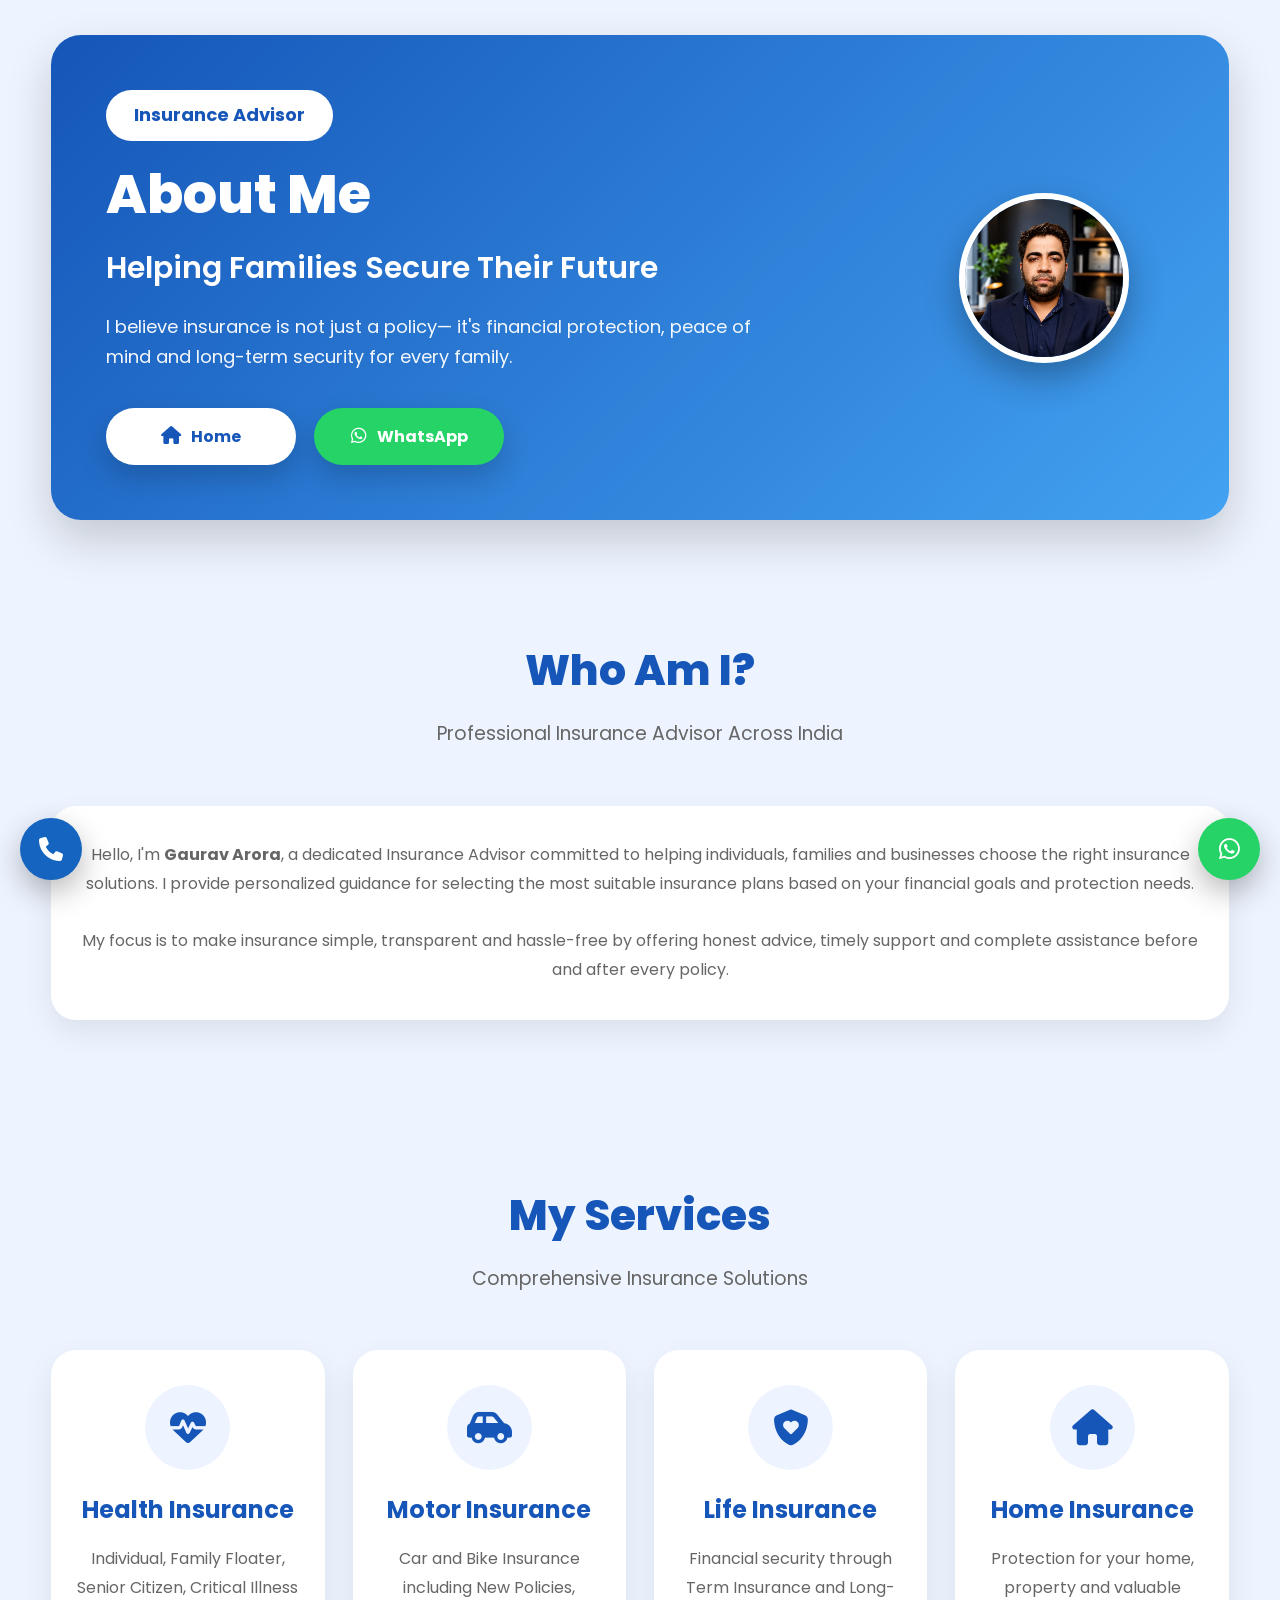
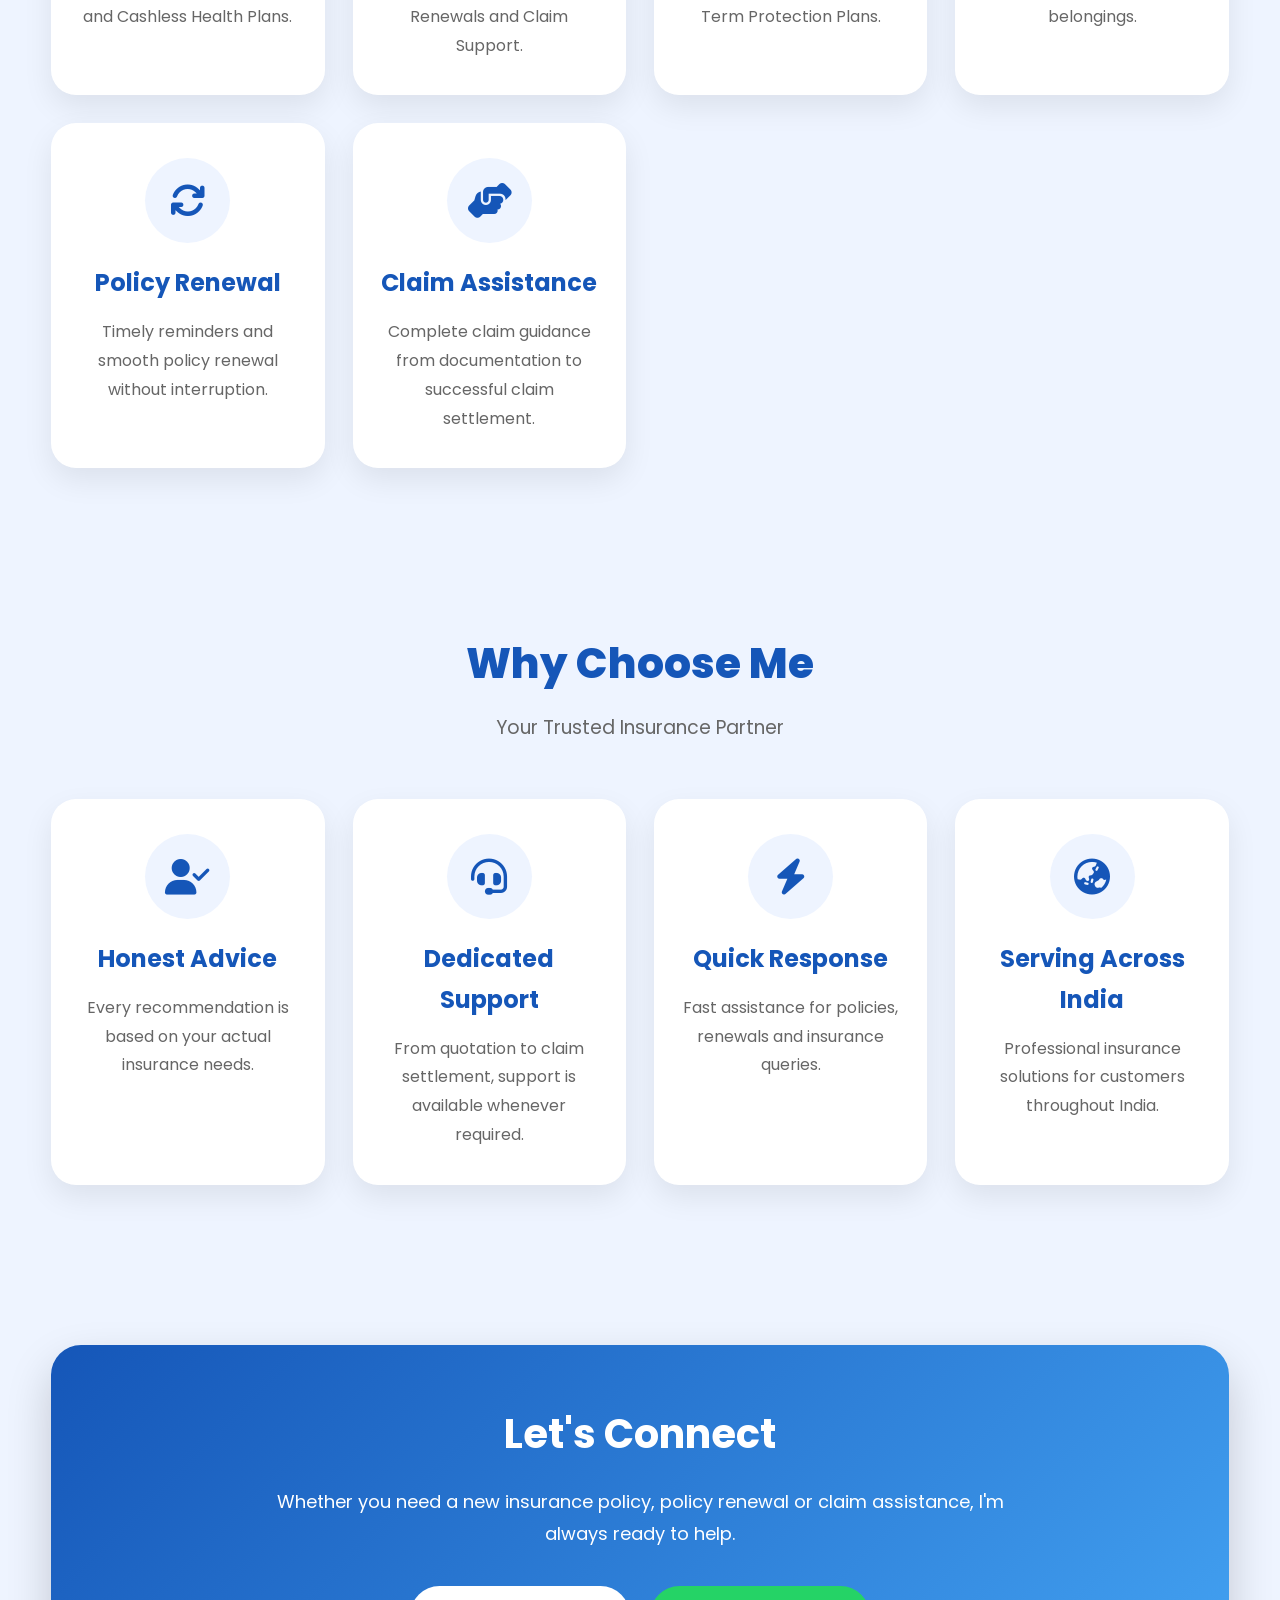
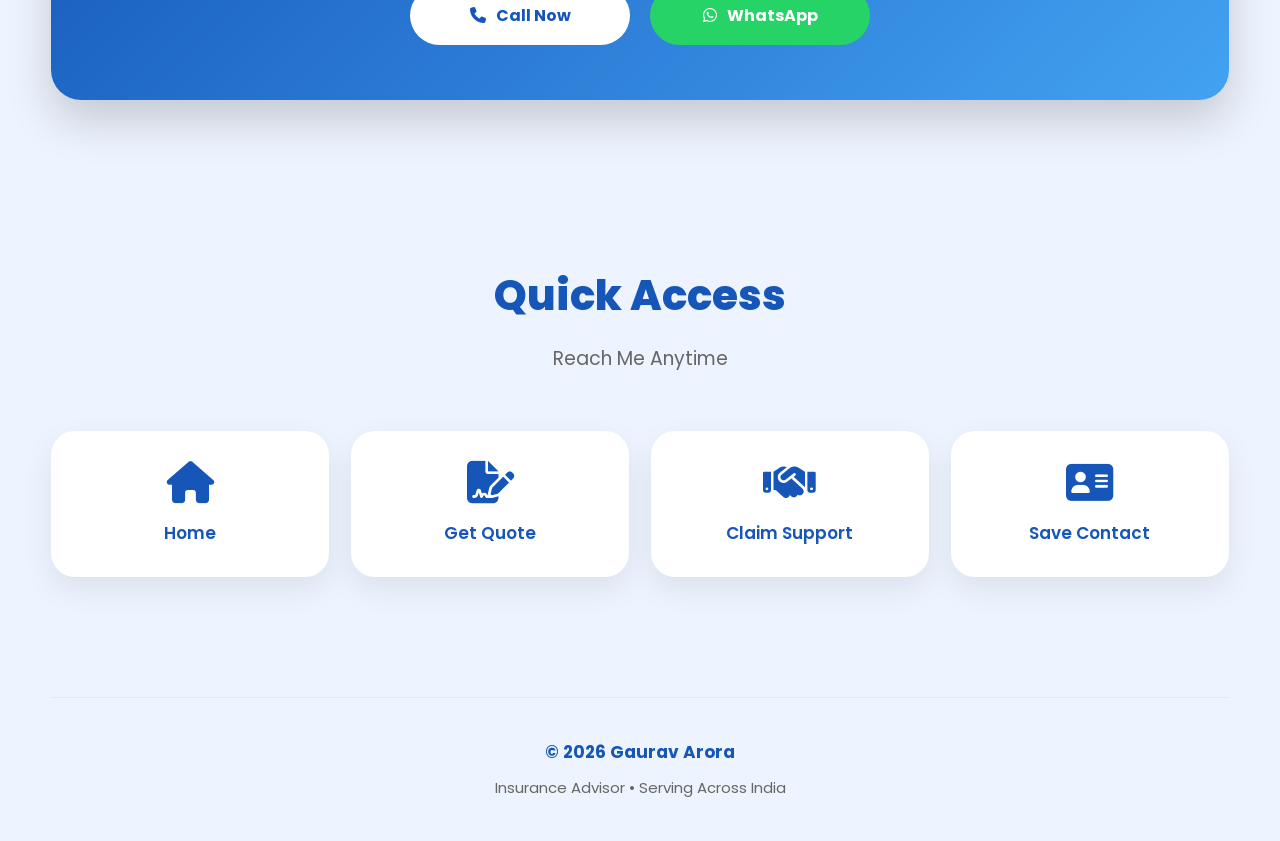
<file: about.html>
<!DOCTYPE html>
<html lang="en">

<head>

<!-- Google Analytics -->
<script async src="https://www.googletagmanager.com/gtag/js?id=G-682DVTG2E2"></script>

<script>
window.dataLayer = window.dataLayer || [];
function gtag(){dataLayer.push(arguments);}
gtag('js', new Date());
gtag('config', 'G-682DVTG2E2');
</script>

<meta charset="UTF-8">

<meta name="viewport" content="width=device-width, initial-scale=1.0">

<title>About | Gaurav Arora - Insurance Advisor</title>

<meta name="description"
content="Know more about Gaurav Arora, Professional Insurance Advisor providing Health, Motor, Life and Home Insurance services across India.">

<meta name="theme-color" content="#1556B8">

<link rel="manifest" href="manifest.json">

<link rel="icon" href="assets/icon-192.png">

<link rel="apple-touch-icon" href="assets/icon-512.png">

<link rel="stylesheet" href="style.css">

<link href="https://fonts.googleapis.com/css2?family=Poppins:wght@300;400;500;600;700;800&display=swap" rel="stylesheet">

<link rel="stylesheet"
href="https://cdnjs.cloudflare.com/ajax/libs/font-awesome/6.5.2/css/all.min.css">

</head>

<body>

<div class="container">

<section class="hero">

<div class="hero-left">

<span class="designation">

Insurance Advisor

</span>

<h1>

About Me

</h1>

<p class="tagline">

Helping Families Secure Their Future

</p>

<p class="subtext">

I believe insurance is not just a policy—
it's financial protection, peace of mind and
long-term security for every family.

</p>

<div class="hero-buttons">

<a href="index.html" class="hero-btn">

<i class="fa-solid fa-house"></i>

<span>Home</span>

</a>

<a href="https://wa.me/918595050607?text=Hello%20Mr.%20Gaurav,%20I%20would%20like%20to%20know%20more%20about%20your%20insurance%20services."

class="hero-btn whatsapp">

<i class="fa-brands fa-whatsapp"></i>

<span>WhatsApp</span>

</a>

</div>

</div>

<div class="hero-right">

<img src="assets/gaurav.png"
class="profile-img"
alt="Gaurav Arora">

</div>

</section>

<section class="section">

<h2 class="section-title">

Who Am I?

</h2>

<p class="section-subtitle">

Professional Insurance Advisor Across India

</p>

<div class="feature-card">

<p>

Hello, I'm <strong>Gaurav Arora</strong>,
a dedicated Insurance Advisor committed to
helping individuals, families and businesses
choose the right insurance solutions.
I provide personalized guidance for selecting
the most suitable insurance plans based on
your financial goals and protection needs.

<br><br>

My focus is to make insurance simple,
transparent and hassle-free by offering
honest advice, timely support and complete
assistance before and after every policy.

</p>

</div>

</section>

<!-- =====================================
              MY SERVICES
====================================== -->

<section class="section">

<h2 class="section-title">

My Services

</h2>

<p class="section-subtitle">

Comprehensive Insurance Solutions

</p>

<div class="features-grid">

<div class="feature-card">

<div class="feature-icon">

<i class="fa-solid fa-heart-pulse"></i>

</div>

<h3>Health Insurance</h3>

<p>

Individual, Family Floater, Senior Citizen,
Critical Illness and Cashless Health Plans.

</p>

</div>

<div class="feature-card">

<div class="feature-icon">

<i class="fa-solid fa-car-side"></i>

</div>

<h3>Motor Insurance</h3>

<p>

Car and Bike Insurance including
New Policies, Renewals and Claim Support.

</p>

</div>

<div class="feature-card">

<div class="feature-icon">

<i class="fa-solid fa-shield-heart"></i>

</div>

<h3>Life Insurance</h3>

<p>

Financial security through Term Insurance
and Long-Term Protection Plans.

</p>

</div>

<div class="feature-card">

<div class="feature-icon">

<i class="fa-solid fa-house"></i>

</div>

<h3>Home Insurance</h3>

<p>

Protection for your home,
property and valuable belongings.

</p>

</div>

<div class="feature-card">

<div class="feature-icon">

<i class="fa-solid fa-arrows-rotate"></i>

</div>

<h3>Policy Renewal</h3>

<p>

Timely reminders and smooth policy
renewal without interruption.

</p>

</div>

<div class="feature-card">

<div class="feature-icon">

<i class="fa-solid fa-handshake-angle"></i>

</div>

<h3>Claim Assistance</h3>

<p>

Complete claim guidance from documentation
to successful claim settlement.

</p>

</div>

</div>

</section>

<!-- =====================================
            WHY CHOOSE ME
====================================== -->

<section class="section">

<h2 class="section-title">

Why Choose Me

</h2>

<p class="section-subtitle">

Your Trusted Insurance Partner

</p>

<div class="features-grid">

<div class="feature-card">

<div class="feature-icon">

<i class="fa-solid fa-user-check"></i>

</div>

<h3>Honest Advice</h3>

<p>

Every recommendation is based on your
actual insurance needs.

</p>

</div>

<div class="feature-card">

<div class="feature-icon">

<i class="fa-solid fa-headset"></i>

</div>

<h3>Dedicated Support</h3>

<p>

From quotation to claim settlement,
support is available whenever required.

</p>

</div>

<div class="feature-card">

<div class="feature-icon">

<i class="fa-solid fa-bolt"></i>

</div>

<h3>Quick Response</h3>

<p>

Fast assistance for policies,
renewals and insurance queries.

</p>

</div>

<div class="feature-card">

<div class="feature-icon">

<i class="fa-solid fa-earth-asia"></i>

</div>

<h3>Serving Across India</h3>

<p>

Professional insurance solutions
for customers throughout India.

</p>

</div>

</div>

  </section>
  <!-- =====================================
            CONTACT SECTION
====================================== -->

<section class="contact-card">

    <h2>

        Let's Connect

    </h2>

    <p>

        Whether you need a new insurance policy,
        policy renewal or claim assistance,
        I'm always ready to help.

    </p>

    <div class="contact-actions">

        <a href="tel:+918595050607"
           class="call-btn">

            <i class="fa-solid fa-phone"></i>

            Call Now

        </a>

        <a href="https://wa.me/918595050607?text=Hello%20Mr.%20Gaurav,%0A%0AI%20would%20like%20to%20discuss%20my%20insurance%20requirements.%20Please%20guide%20me."
           class="whatsapp-btn">

            <i class="fa-brands fa-whatsapp"></i>

            WhatsApp

        </a>

    </div>

</section>

<!-- =====================================
              QUICK ACTIONS
====================================== -->

<section class="quick-services">

    <h2 class="section-title">

        Quick Access

    </h2>

    <p class="section-subtitle">

        Reach Me Anytime

    </p>

    <div class="quick-grid">

        <a href="index.html" class="quick-card">

            <i class="fa-solid fa-house"></i>

            <span>Home</span>

        </a>

        <a href="quote.html" class="quick-card">

            <i class="fa-solid fa-file-signature"></i>

            <span>Get Quote</span>

        </a>

        <a href="claim.html" class="quick-card">

            <i class="fa-solid fa-handshake"></i>

            <span>Claim Support</span>

        </a>

        <a href="contact.vcf"
           download
           class="quick-card">

            <i class="fa-solid fa-address-card"></i>

            <span>Save Contact</span>

        </a>

    </div>

</section>

<!-- =====================================
                FOOTER
====================================== -->

<footer>

    <p>

        © <span id="year"></span> Gaurav Arora

    </p>

    <p>

        Insurance Advisor • Serving Across India

    </p>

</footer>

</div>

<!-- =====================================
          FLOATING BUTTONS
====================================== -->

<a href="tel:+918595050607"
   class="floating-call"
   aria-label="Call">

    <i class="fa-solid fa-phone"></i>

</a>

<a href="https://wa.me/918595050607?text=Hello%20Mr.%20Gaurav,%0A%0AI%20need%20assistance%20regarding%20insurance.%20Please%20guide%20me."
   class="floating-whatsapp"
   aria-label="WhatsApp">

    <i class="fa-brands fa-whatsapp"></i>

</a>

<script src="script.js"></script>

</body>

  </html>
</file>
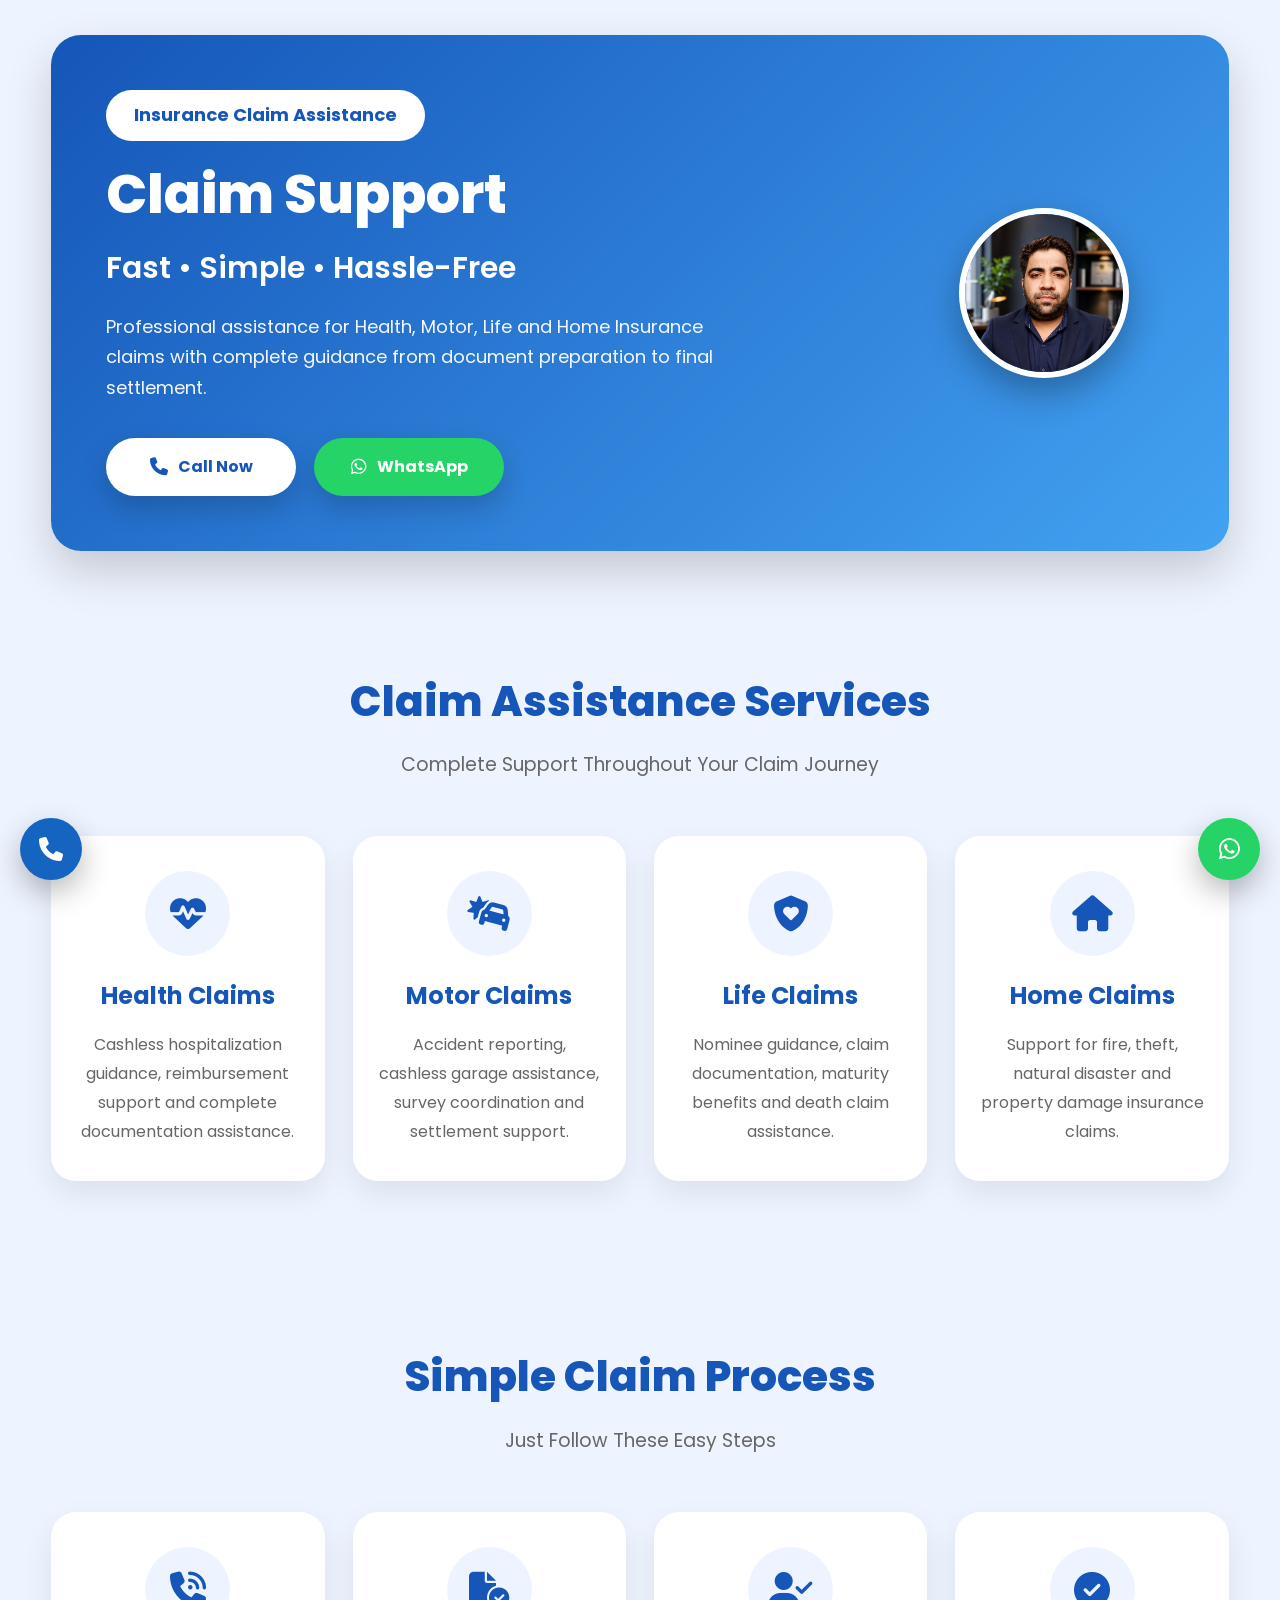
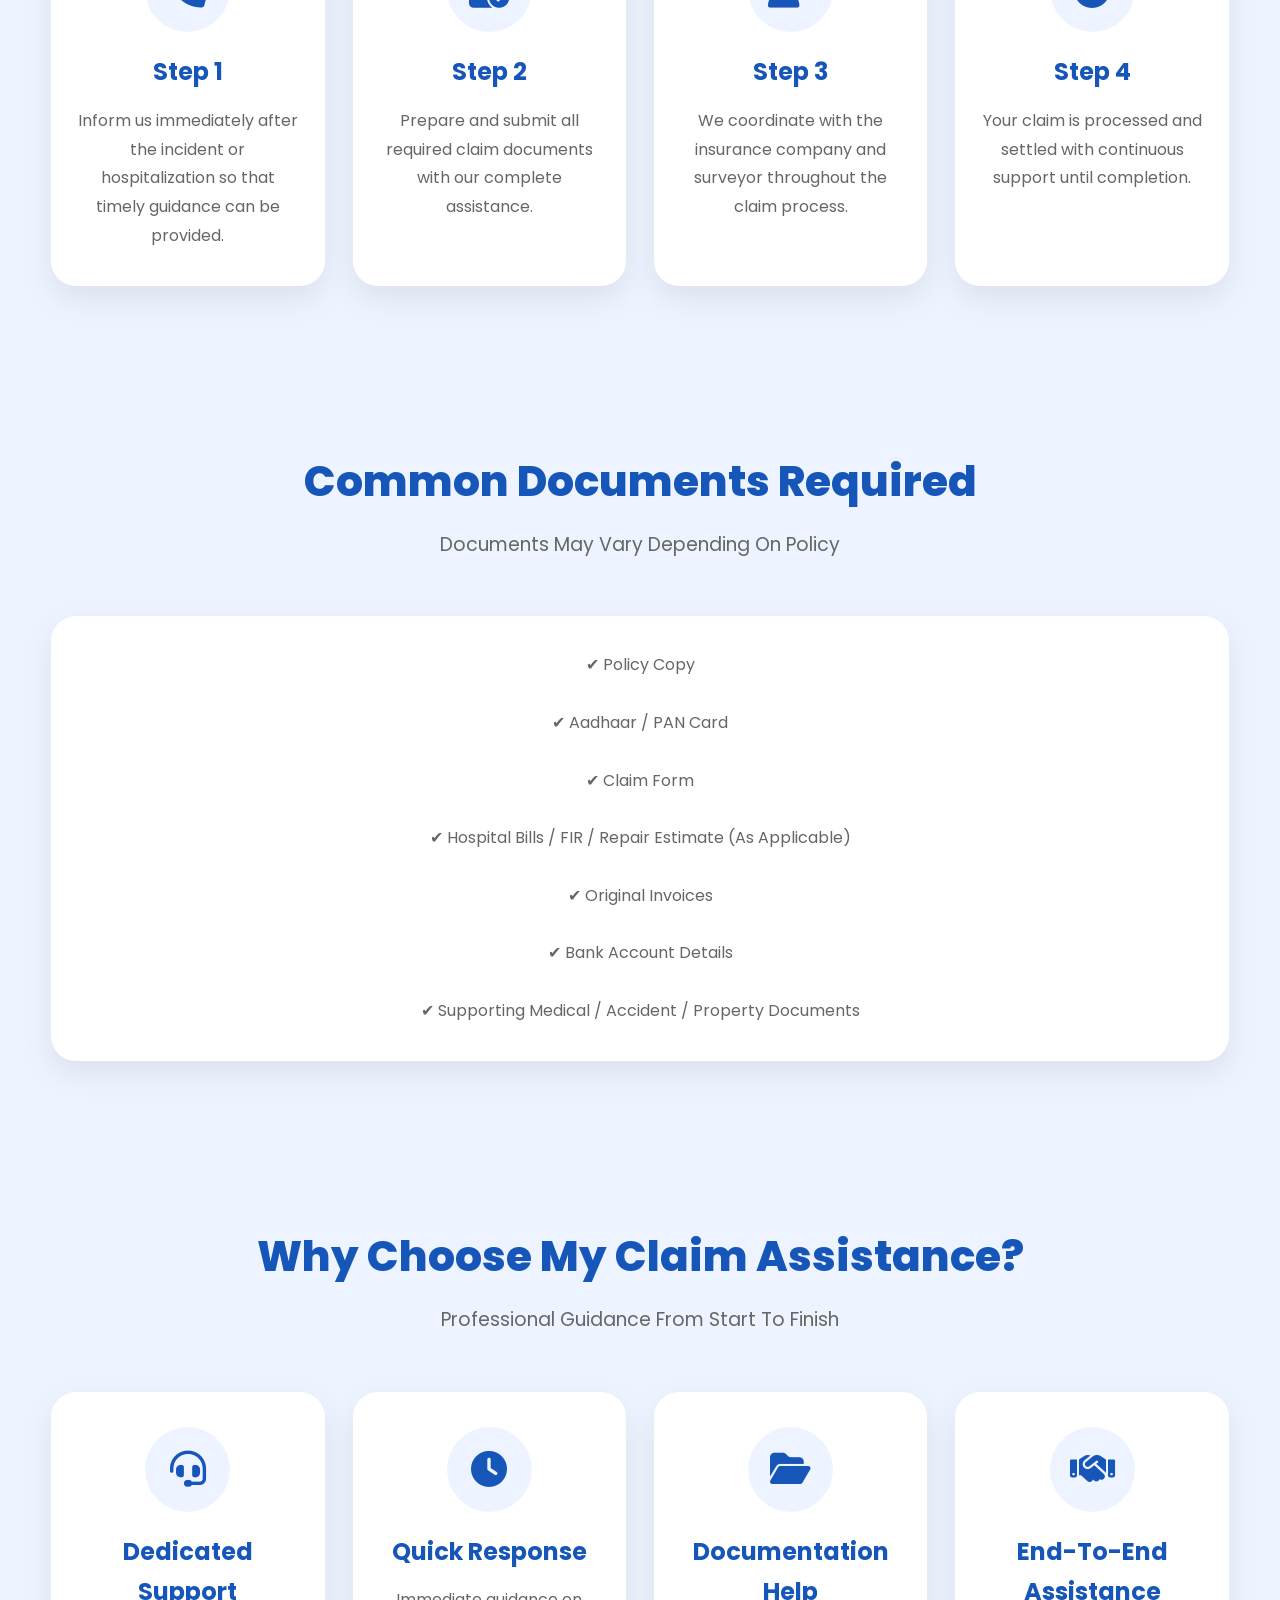
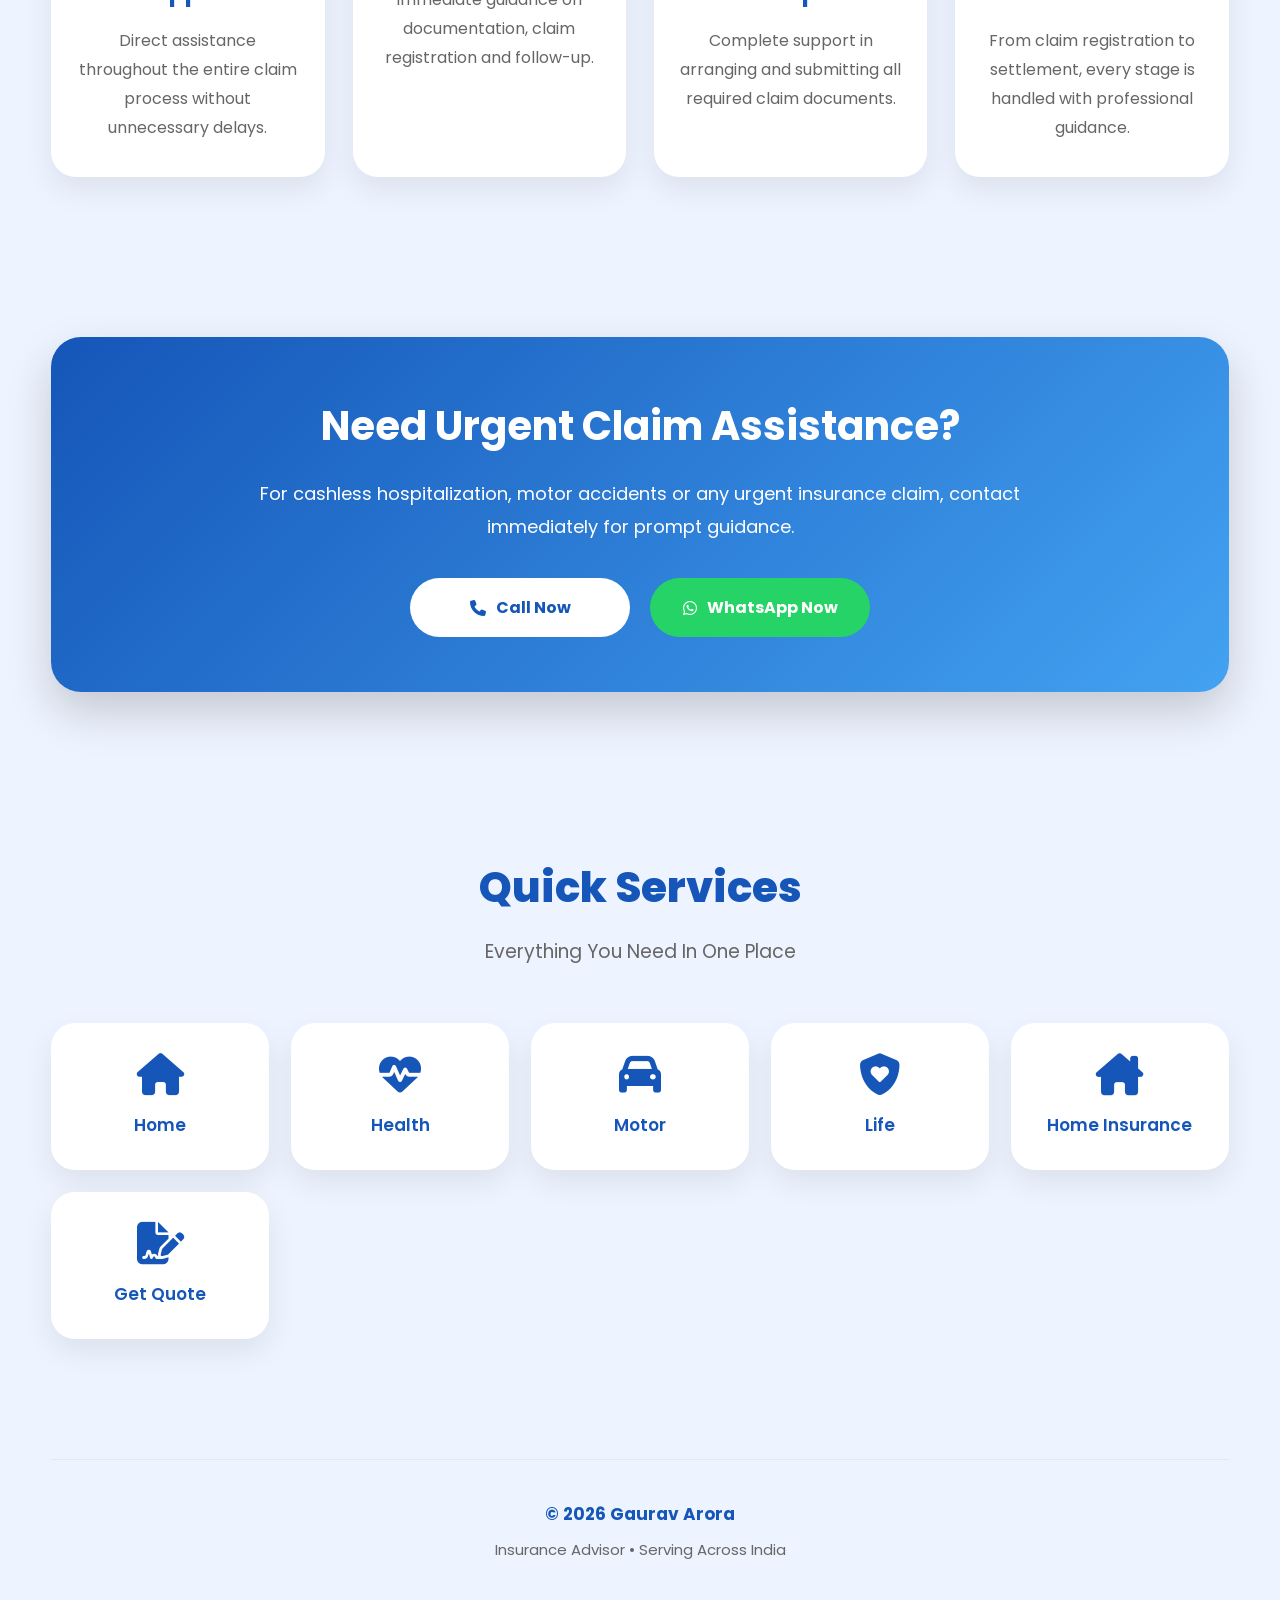
<file: claim.html>
<!DOCTYPE html>
<html lang="en">

<head>

<!-- Google Analytics -->
<script async src="https://www.googletagmanager.com/gtag/js?id=G-682DVTG2E2"></script>

<script>
window.dataLayer=window.dataLayer||[];
function gtag(){dataLayer.push(arguments);}
gtag('js',new Date());
gtag('config','G-682DVTG2E2');
</script>

<meta charset="UTF-8">

<meta name="viewport" content="width=device-width, initial-scale=1.0">

<title>Insurance Claim Assistance | Gaurav Arora</title>

<meta name="description" content="Fast Claim Assistance for Health, Motor, Life and Home Insurance. Complete end-to-end claim support by Gaurav Arora.">

<meta name="theme-color" content="#1556B8">

<link rel="manifest" href="manifest.json">

<link rel="icon" href="assets/icon-192.png">

<link rel="apple-touch-icon" href="assets/icon-512.png">

<link rel="stylesheet" href="style.css">

<link href="https://fonts.googleapis.com/css2?family=Poppins:wght@300;400;500;600;700;800&display=swap" rel="stylesheet">

<link rel="stylesheet" href="https://cdnjs.cloudflare.com/ajax/libs/font-awesome/6.5.2/css/all.min.css">

</head>

<body>

<div class="container">

<section class="hero">

<div class="hero-left">

<span class="designation">

Insurance Claim Assistance

</span>

<h1>

Claim Support

</h1>

<p class="tagline">

Fast • Simple • Hassle-Free

</p>

<p class="subtext">

Professional assistance for Health, Motor, Life and Home Insurance claims with complete guidance from document preparation to final settlement.

</p>

<div class="hero-buttons">

<a href="tel:+918595050607" class="hero-btn">

<i class="fa-solid fa-phone"></i>

<span>Call Now</span>

</a>

<a href="https://wa.me/918595050607?text=Hello%20Mr.%20Gaurav,%20I%20need%20help%20with%20my%20Insurance%20Claim." class="hero-btn whatsapp">

<i class="fa-brands fa-whatsapp"></i>

<span>WhatsApp</span>

</a>
</div>

</div>

<div class="hero-right">

<img src="assets/gaurav.jpg"
class="profile-img"
alt="Gaurav Arora">

</div>

</section>

<section class="section">

<h2 class="section-title">

Claim Assistance Services

</h2>

<p class="section-subtitle">

Complete Support Throughout Your Claim Journey

</p>

<div class="features-grid">

<div class="feature-card">

<div class="feature-icon">

<i class="fa-solid fa-heart-pulse"></i>

</div>

<h3>Health Claims</h3>

<p>

Cashless hospitalization guidance, reimbursement support and complete documentation assistance.

</p>

</div>

<div class="feature-card">

<div class="feature-icon">

<i class="fa-solid fa-car-burst"></i>

</div>

<h3>Motor Claims</h3>

<p>

Accident reporting, cashless garage assistance, survey coordination and settlement support.

</p>

</div>

<div class="feature-card">

<div class="feature-icon">

<i class="fa-solid fa-shield-heart"></i>

</div>

<h3>Life Claims</h3>

<p>

Nominee guidance, claim documentation, maturity benefits and death claim assistance.

</p>

</div>

<div class="feature-card">

<div class="feature-icon">

<i class="fa-solid fa-house"></i>

</div>

<h3>Home Claims</h3>

<p>

Support for fire, theft, natural disaster and property damage insurance claims.

</p>

</div>

</div>

  </section>
  <!-- =====================================
            CLAIM PROCESS
====================================== -->

<section class="section">

<h2 class="section-title">

Simple Claim Process

</h2>

<p class="section-subtitle">

Just Follow These Easy Steps

</p>

<div class="features-grid">

<div class="feature-card">

<div class="feature-icon">

<i class="fa-solid fa-phone-volume"></i>

</div>

<h3>Step 1</h3>

<p>

Inform us immediately after the incident or hospitalization so that timely guidance can be provided.

</p>

</div>

<div class="feature-card">

<div class="feature-icon">

<i class="fa-solid fa-file-circle-check"></i>

</div>

<h3>Step 2</h3>

<p>

Prepare and submit all required claim documents with our complete assistance.

</p>

</div>

<div class="feature-card">

<div class="feature-icon">

<i class="fa-solid fa-user-check"></i>

</div>

<h3>Step 3</h3>

<p>

We coordinate with the insurance company and surveyor throughout the claim process.

</p>

</div>

<div class="feature-card">

<div class="feature-icon">

<i class="fa-solid fa-circle-check"></i>

</div>

<h3>Step 4</h3>

<p>

Your claim is processed and settled with continuous support until completion.

</p>

</div>

</div>

</section>

<!-- =====================================
        REQUIRED DOCUMENTS
====================================== -->

<section class="section">

<h2 class="section-title">

Common Documents Required

</h2>

<p class="section-subtitle">

Documents May Vary Depending On Policy

</p>

<div class="feature-card">

<p>

✔ Policy Copy

<br><br>

✔ Aadhaar / PAN Card

<br><br>

✔ Claim Form

<br><br>

✔ Hospital Bills / FIR / Repair Estimate (As Applicable)

<br><br>

✔ Original Invoices

<br><br>

✔ Bank Account Details

<br><br>

✔ Supporting Medical / Accident / Property Documents

</p>

</div>

</section>

<!-- =====================================
        WHY CHOOSE MY SUPPORT
====================================== -->

<section class="section">

<h2 class="section-title">

Why Choose My Claim Assistance?

</h2>

<p class="section-subtitle">

Professional Guidance From Start To Finish

</p>

<div class="features-grid">

<div class="feature-card">

<div class="feature-icon">

<i class="fa-solid fa-headset"></i>

</div>

<h3>Dedicated Support</h3>

<p>

Direct assistance throughout the entire claim process without unnecessary delays.

</p>

</div>

<div class="feature-card">

<div class="feature-icon">

<i class="fa-solid fa-clock"></i>

</div>

<h3>Quick Response</h3>

<p>

Immediate guidance on documentation, claim registration and follow-up.

</p>

</div>

<div class="feature-card">

<div class="feature-icon">

<i class="fa-solid fa-folder-open"></i>

</div>

<h3>Documentation Help</h3>

<p>

Complete support in arranging and submitting all required claim documents.

</p>

</div>

<div class="feature-card">

<div class="feature-icon">

<i class="fa-solid fa-handshake"></i>

</div>

<h3>End-To-End Assistance</h3>

<p>

From claim registration to settlement, every stage is handled with professional guidance.

</p>

</div>

</div>

</section>

<!-- =====================================
          EMERGENCY SUPPORT
====================================== -->

<section class="contact-card">

<h2>

Need Urgent Claim Assistance?

</h2>

<p>

For cashless hospitalization, motor accidents or any urgent insurance claim, contact immediately for prompt guidance.

</p>

<div class="contact-actions">

<a href="tel:+918595050607" class="call-btn">

<i class="fa-solid fa-phone"></i>

Call Now

</a>

<a href="https://wa.me/918595050607?text=Hello%20Mr.%20Gaurav,%20I%20need%20urgent%20Insurance%20Claim%20Assistance."

class="whatsapp-btn">

<i class="fa-brands fa-whatsapp"></i>

WhatsApp Now

</a>

</div>

</section>
<!-- =====================================
            QUICK SERVICES
====================================== -->

<section class="quick-services">

<h2 class="section-title">

Quick Services

</h2>

<p class="section-subtitle">

Everything You Need In One Place

</p>

<div class="quick-grid">

<a href="index.html" class="quick-card">

<i class="fa-solid fa-house"></i>

<span>Home</span>

</a>

<a href="health.html" class="quick-card">

<i class="fa-solid fa-heart-pulse"></i>

<span>Health</span>

</a>

<a href="motor.html" class="quick-card">

<i class="fa-solid fa-car"></i>

<span>Motor</span>

</a>

<a href="life.html" class="quick-card">

<i class="fa-solid fa-shield-heart"></i>

<span>Life</span>

</a>

<a href="home.html" class="quick-card">

<i class="fa-solid fa-house-chimney"></i>

<span>Home Insurance</span>

</a>

<a href="quote.html" class="quick-card">

<i class="fa-solid fa-file-signature"></i>

<span>Get Quote</span>

</a>

</div>

</section>

<!-- =====================================
                FOOTER
====================================== -->

<footer>

<p>

© <span id="year"></span> Gaurav Arora

</p>

<p>

Insurance Advisor • Serving Across India

</p>

</footer>

</div>

<!-- =====================================
        FLOATING ACTION BUTTONS
====================================== -->

<a href="tel:+918595050607"

class="floating-call"

aria-label="Call Mr. Gaurav">

<i class="fa-solid fa-phone"></i>

</a>

<a href="https://wa.me/918595050607?text=Hello%20Mr.%20Gaurav,%20I%20need%20urgent%20Insurance%20Claim%20Assistance."

class="floating-whatsapp"

aria-label="WhatsApp">

<i class="fa-brands fa-whatsapp"></i>

</a>

<script src="script.js"></script>

</body>

</html>
</file>
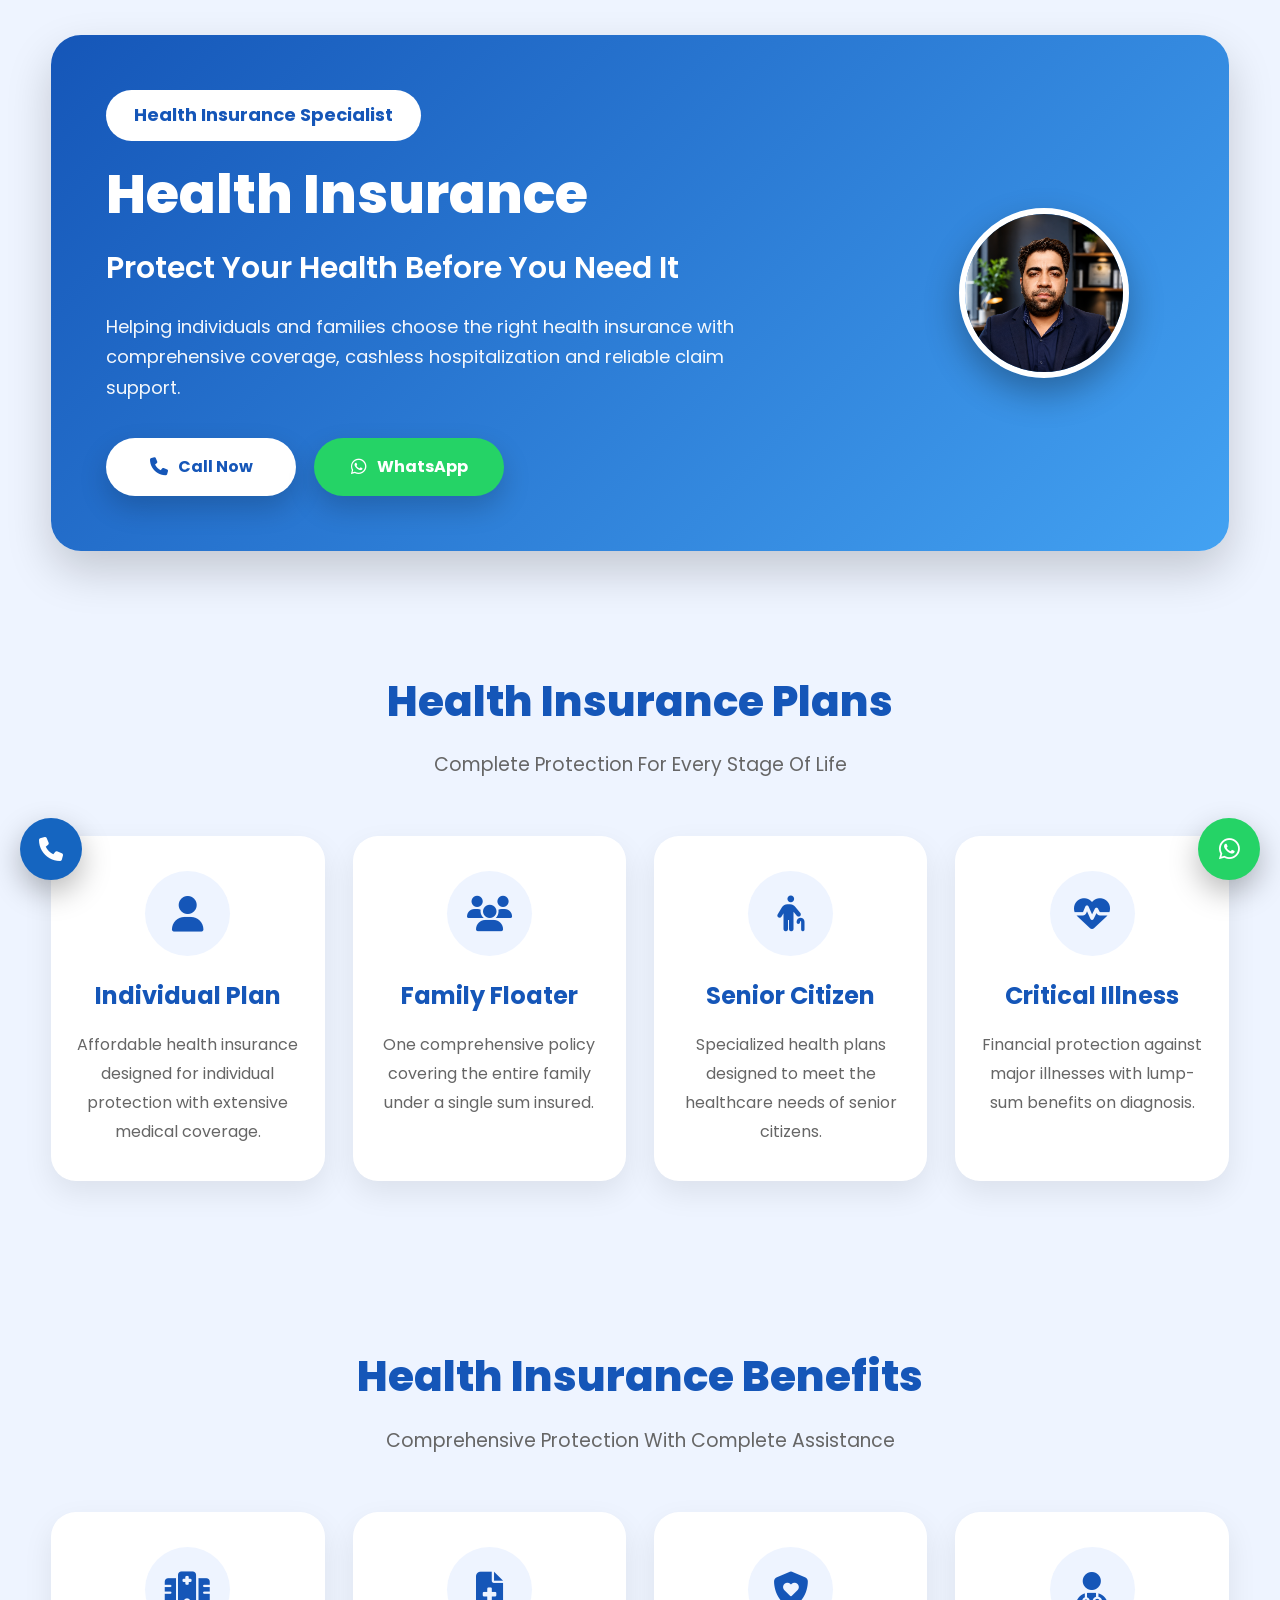
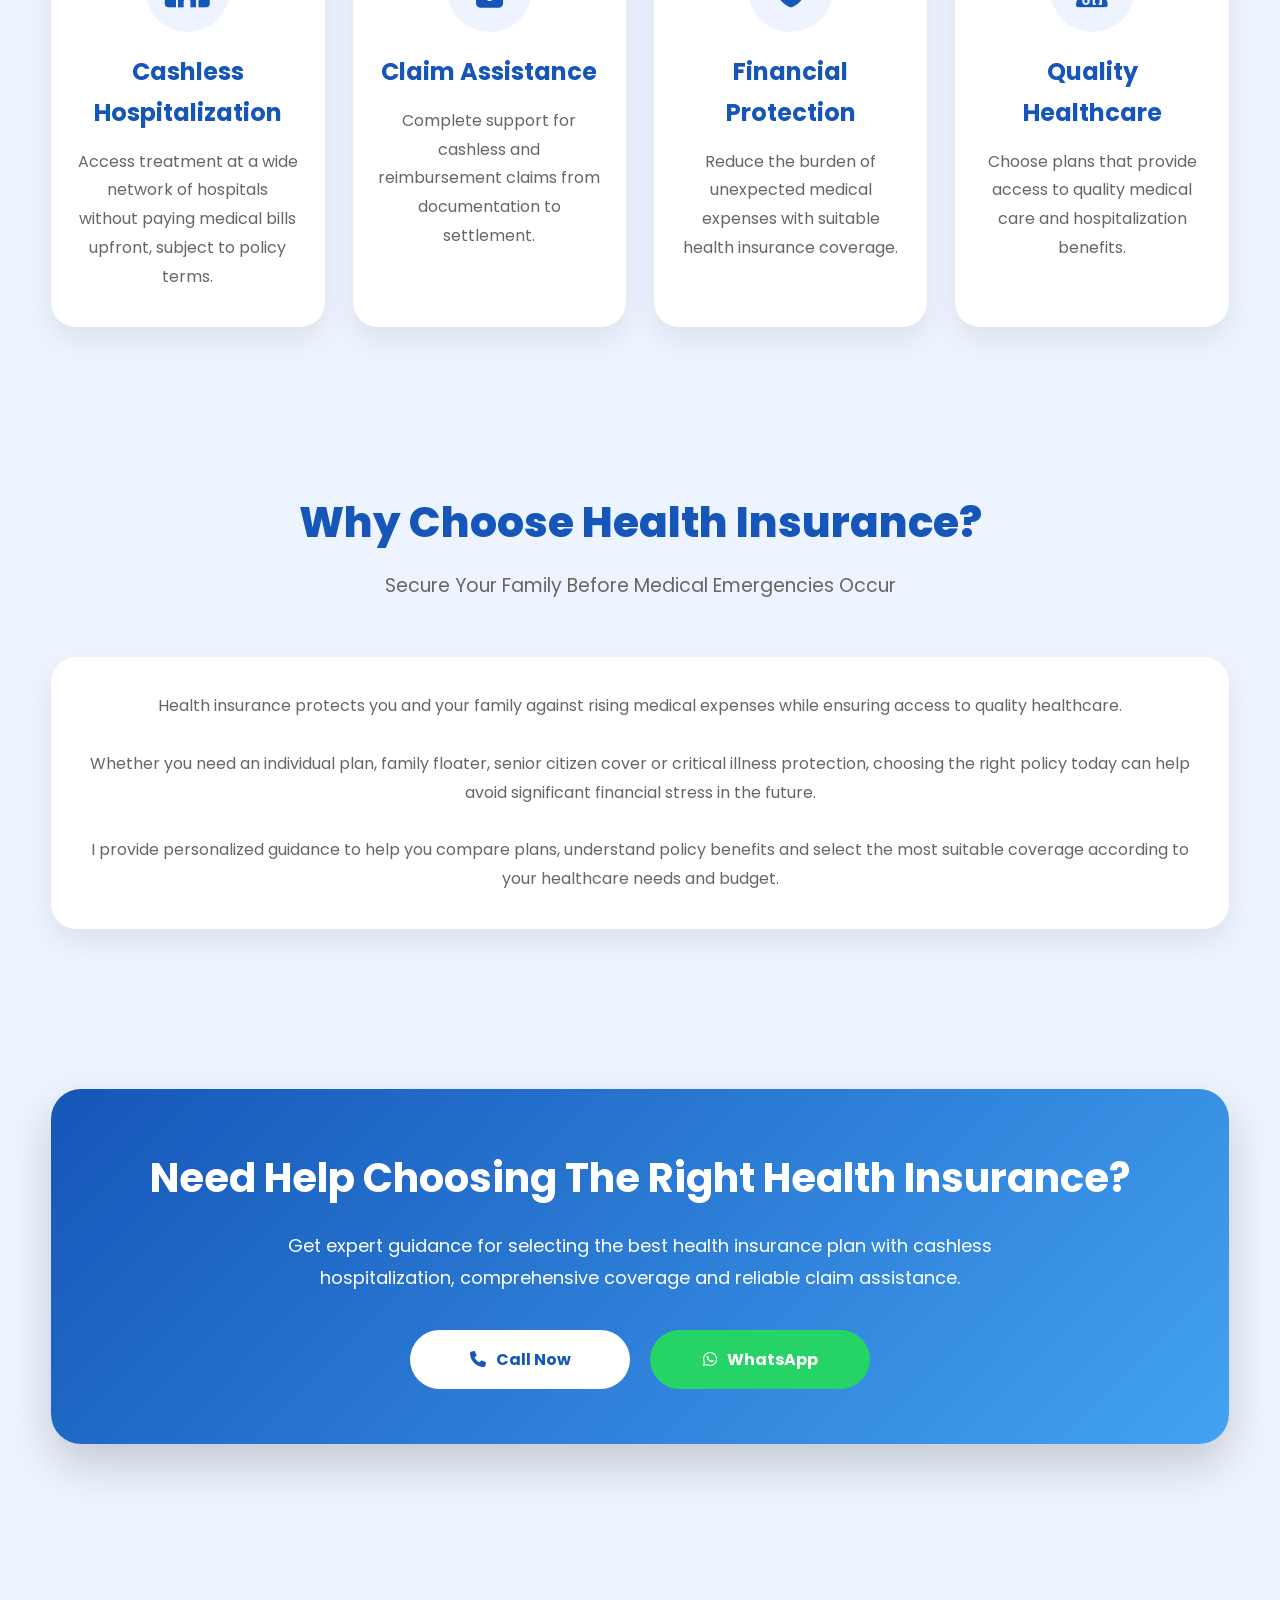
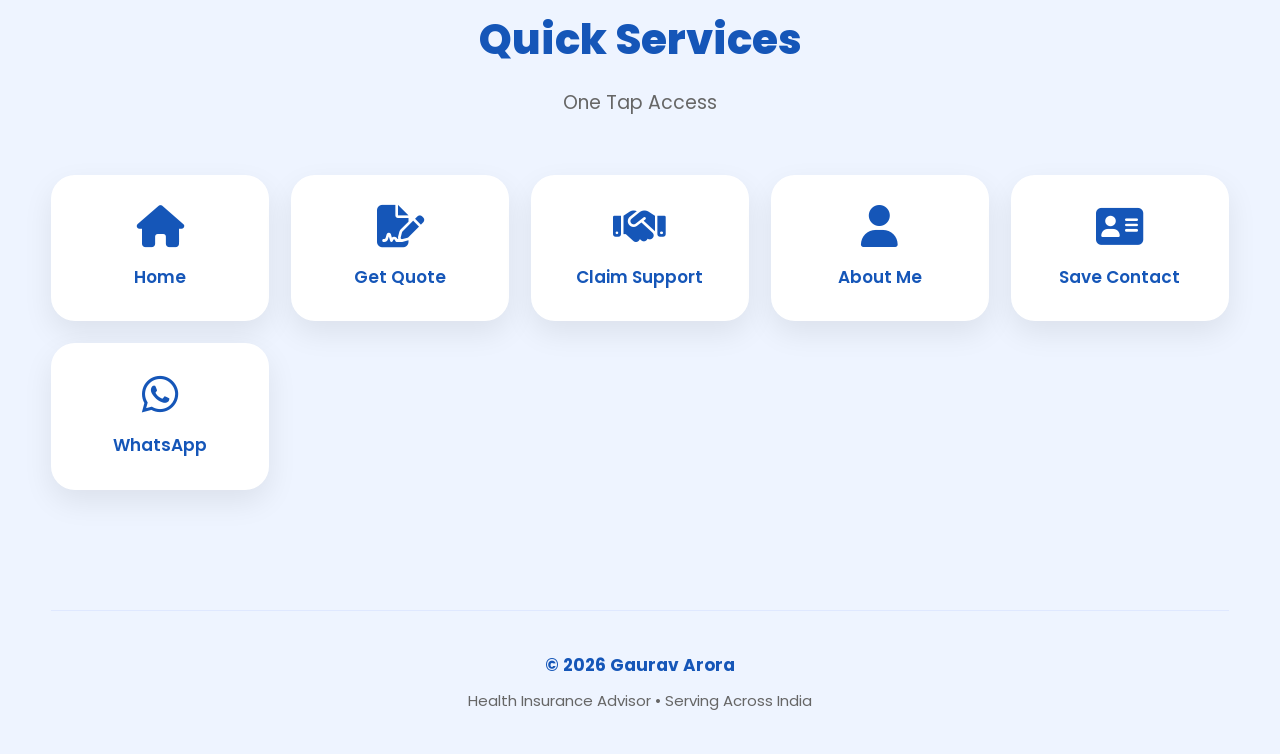
<file: health.html>
<!DOCTYPE html>
<html lang="en">

<head>

<!-- Google Analytics -->
<script async src="https://www.googletagmanager.com/gtag/js?id=G-682DVTG2E2"></script>

<script>
window.dataLayer = window.dataLayer || [];
function gtag(){dataLayer.push(arguments);}
gtag('js', new Date());
gtag('config','G-682DVTG2E2');
</script>

<meta charset="UTF-8">

<meta name="viewport" content="width=device-width, initial-scale=1.0">

<title>Health Insurance | Gaurav Arora</title>

<meta name="description" content="Health Insurance solutions by Gaurav Arora. Individual, Family Floater, Senior Citizen, Critical Illness and Cashless Health Insurance plans across India.">

<meta name="theme-color" content="#1556B8">

<link rel="manifest" href="manifest.json">

<link rel="icon" href="assets/icon-192.png">

<link rel="apple-touch-icon" href="assets/icon-512.png">

<link rel="stylesheet" href="style.css">

<link href="https://fonts.googleapis.com/css2?family=Poppins:wght@300;400;500;600;700;800&display=swap" rel="stylesheet">

<link rel="stylesheet" href="https://cdnjs.cloudflare.com/ajax/libs/font-awesome/6.5.2/css/all.min.css">

</head>

<body>

<div class="container">

<section class="hero">

<div class="hero-left">

<span class="designation">

Health Insurance Specialist

</span>

<h1>

Health Insurance

</h1>

<p class="tagline">

Protect Your Health Before You Need It

</p>

<p class="subtext">

Helping individuals and families choose the right health insurance with comprehensive coverage, cashless hospitalization and reliable claim support.

</p>

<div class="hero-buttons">

<a href="tel:+918595050607" class="hero-btn">

<i class="fa-solid fa-phone"></i>

<span>Call Now</span>

</a>

<a href="https://wa.me/918595050607?text=Hello%20Mr.%20Gaurav,%0A%0AI%20would%20like%20to%20know%20about%20Health%20Insurance.%20Please%20guide%20me."
class="hero-btn whatsapp">

<i class="fa-brands fa-whatsapp"></i>

<span>WhatsApp</span>

</a>

</div>

</div>

<div class="hero-right">

<img src="assets/gaurav.png"
class="profile-img"
alt="Gaurav Arora">

</div>

</section>

<section class="section">

<h2 class="section-title">

Health Insurance Plans

</h2>

<p class="section-subtitle">

Complete Protection For Every Stage Of Life

</p>

<div class="features-grid">

<div class="feature-card">

<div class="feature-icon">

<i class="fa-solid fa-user"></i>

</div>

<h3>Individual Plan</h3>

<p>

Affordable health insurance designed for individual protection with extensive medical coverage.

</p>

</div>

<div class="feature-card">

<div class="feature-icon">

<i class="fa-solid fa-users"></i>

</div>

<h3>Family Floater</h3>

<p>

One comprehensive policy covering the entire family under a single sum insured.

</p>

</div>

<div class="feature-card">

<div class="feature-icon">

<i class="fa-solid fa-person-cane"></i>

</div>

<h3>Senior Citizen</h3>

<p>

Specialized health plans designed to meet the healthcare needs of senior citizens.

</p>

</div>

<div class="feature-card">

<div class="feature-icon">

<i class="fa-solid fa-heart-pulse"></i>

</div>

<h3>Critical Illness</h3>

<p>

Financial protection against major illnesses with lump-sum benefits on diagnosis.

</p>

</div>

</div>

  </section>
  <!-- =====================================
        CASHLESS & CLAIM SUPPORT
====================================== -->

<section class="section">

    <h2 class="section-title">

        Health Insurance Benefits

    </h2>

    <p class="section-subtitle">

        Comprehensive Protection With Complete Assistance

    </p>

    <div class="features-grid">

        <div class="feature-card">

            <div class="feature-icon">

                <i class="fa-solid fa-hospital"></i>

            </div>

            <h3>Cashless Hospitalization</h3>

            <p>

                Access treatment at a wide network of
                hospitals without paying medical bills
                upfront, subject to policy terms.

            </p>

        </div>

        <div class="feature-card">

            <div class="feature-icon">

                <i class="fa-solid fa-file-medical"></i>

            </div>

            <h3>Claim Assistance</h3>

            <p>

                Complete support for cashless and
                reimbursement claims from documentation
                to settlement.

            </p>

        </div>

        <div class="feature-card">

            <div class="feature-icon">

                <i class="fa-solid fa-shield-heart"></i>

            </div>

            <h3>Financial Protection</h3>

            <p>

                Reduce the burden of unexpected medical
                expenses with suitable health insurance
                coverage.

            </p>

        </div>

        <div class="feature-card">

            <div class="feature-icon">

                <i class="fa-solid fa-user-doctor"></i>

            </div>

            <h3>Quality Healthcare</h3>

            <p>

                Choose plans that provide access to
                quality medical care and hospitalization
                benefits.

            </p>

        </div>

    </div>

</section>

<!-- =====================================
            WHY HEALTH INSURANCE
====================================== -->

<section class="section">

    <h2 class="section-title">

        Why Choose Health Insurance?

    </h2>

    <p class="section-subtitle">

        Secure Your Family Before Medical Emergencies Occur

    </p>

    <div class="feature-card">

        <p>

            Health insurance protects you and your family
            against rising medical expenses while ensuring
            access to quality healthcare.

            <br><br>

            Whether you need an individual plan, family
            floater, senior citizen cover or critical
            illness protection, choosing the right policy
            today can help avoid significant financial
            stress in the future.

            <br><br>

            I provide personalized guidance to help you
            compare plans, understand policy benefits and
            select the most suitable coverage according to
            your healthcare needs and budget.

        </p>

    </div>

</section>
<!-- =====================================
            CONTACT CTA
====================================== -->

<section class="contact-card">

    <h2>

        Need Help Choosing The Right Health Insurance?

    </h2>

    <p>

        Get expert guidance for selecting the best health insurance
        plan with cashless hospitalization, comprehensive coverage
        and reliable claim assistance.

    </p>

    <div class="contact-actions">

        <a href="tel:+918595050607"
           class="call-btn">

            <i class="fa-solid fa-phone"></i>

            Call Now

        </a>

        <a href="https://wa.me/918595050607?text=Hello%20Mr.%20Gaurav,%0A%0AI%20would%20like%20to%20purchase%20Health%20Insurance.%20Please%20guide%20me."
           class="whatsapp-btn">

            <i class="fa-brands fa-whatsapp"></i>

            WhatsApp

        </a>

    </div>

</section>

<!-- =====================================
            QUICK SERVICES
====================================== -->

<section class="quick-services">

    <h2 class="section-title">

        Quick Services

    </h2>

    <p class="section-subtitle">

        One Tap Access

    </p>

    <div class="quick-grid">

        <a href="index.html" class="quick-card">

            <i class="fa-solid fa-house"></i>

            <span>Home</span>

        </a>

        <a href="quote.html" class="quick-card">

            <i class="fa-solid fa-file-signature"></i>

            <span>Get Quote</span>

        </a>

        <a href="claim.html" class="quick-card">

            <i class="fa-solid fa-handshake"></i>

            <span>Claim Support</span>

        </a>

        <a href="about.html" class="quick-card">

            <i class="fa-solid fa-user"></i>

            <span>About Me</span>

        </a>

        <a href="contact.vcf"
           download
           class="quick-card">

            <i class="fa-solid fa-address-card"></i>

            <span>Save Contact</span>

        </a>

        <a href="https://wa.me/918595050607?text=Hello%20Mr.%20Gaurav,%0A%0AI%20need%20Health%20Insurance%20guidance."
           class="quick-card">

            <i class="fa-brands fa-whatsapp"></i>

            <span>WhatsApp</span>

        </a>

    </div>

</section>

<!-- =====================================
                FOOTER
====================================== -->

<footer>

    <p>

        © <span id="year"></span> Gaurav Arora

    </p>

    <p>

        Health Insurance Advisor • Serving Across India

    </p>

</footer>

</div>

<!-- =====================================
          FLOATING BUTTONS
====================================== -->

<a href="tel:+918595050607"
   class="floating-call"
   aria-label="Call">

    <i class="fa-solid fa-phone"></i>

</a>

<a href="https://wa.me/918595050607?text=Hello%20Mr.%20Gaurav,%0A%0AI%20need%20Health%20Insurance%20assistance."
   class="floating-whatsapp"
   aria-label="WhatsApp">

    <i class="fa-brands fa-whatsapp"></i>

</a>

<script src="script.js"></script>

</body>

  </html>
</file>
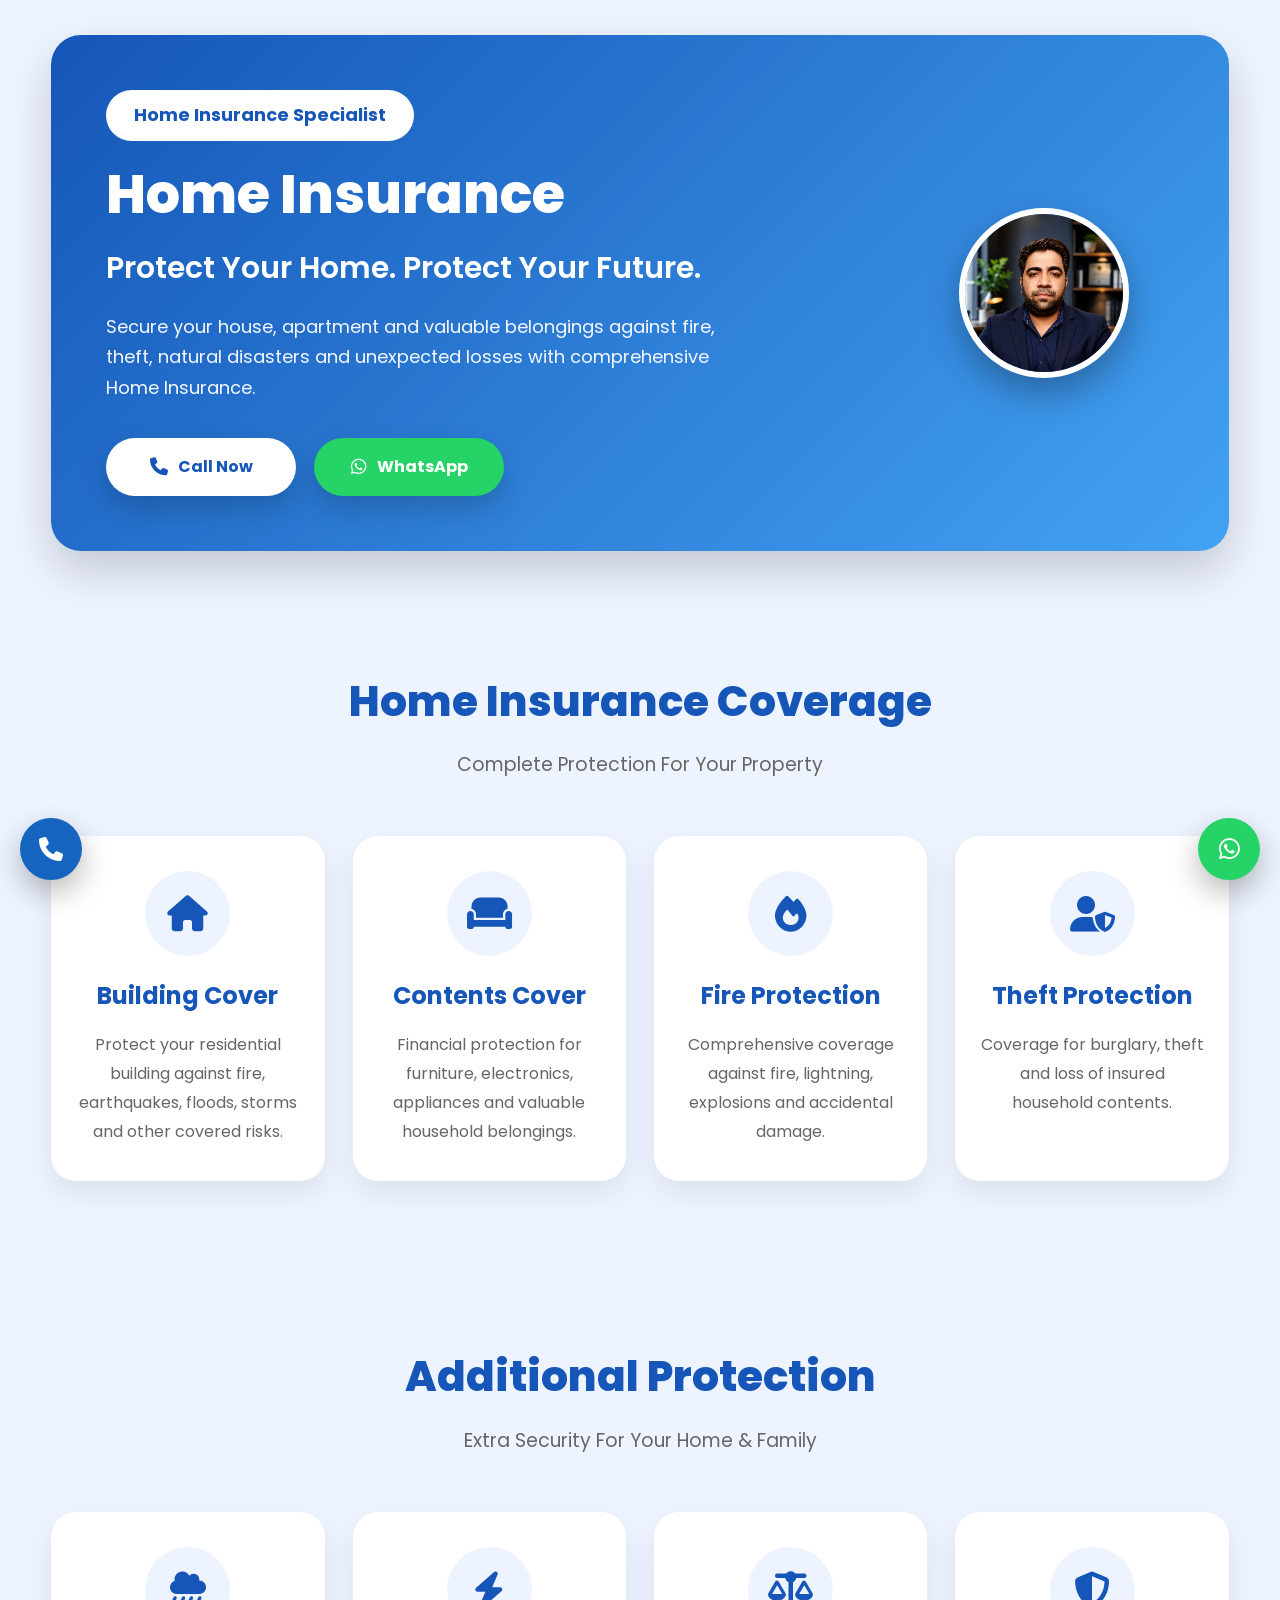
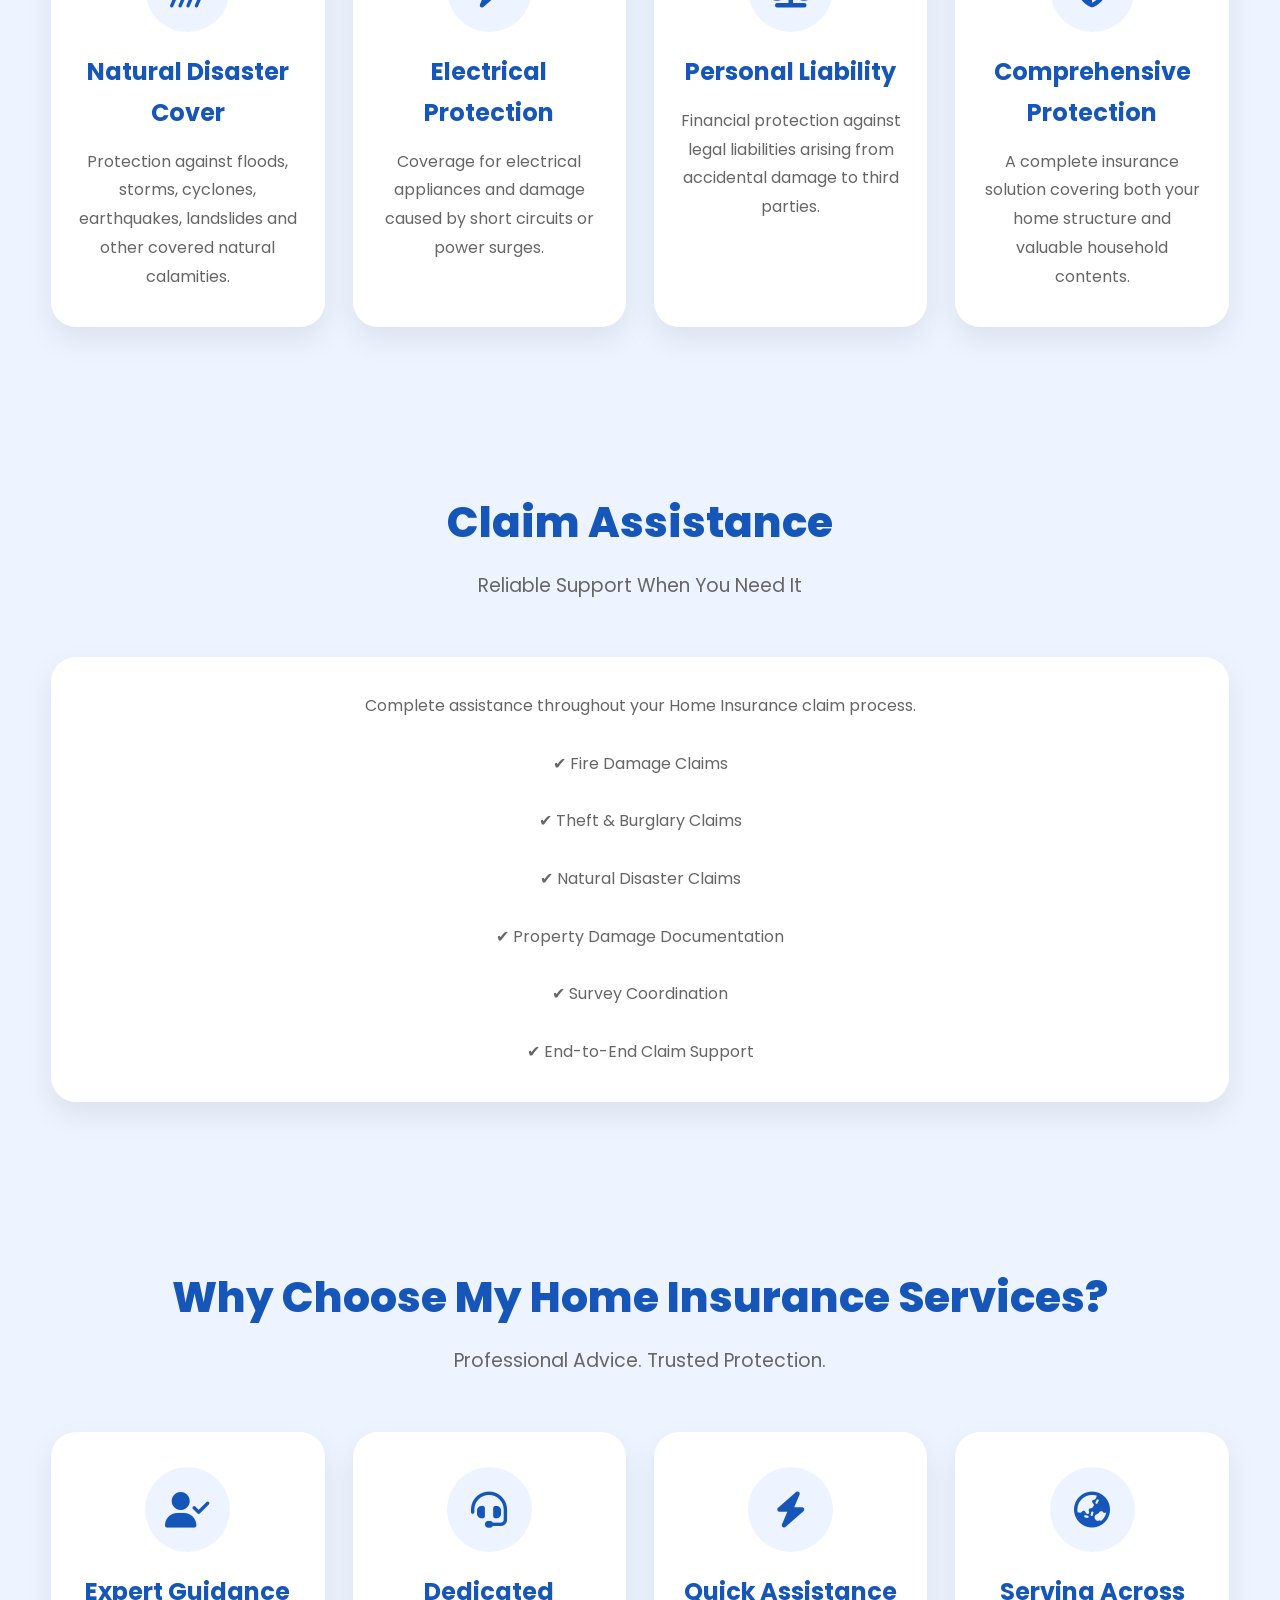
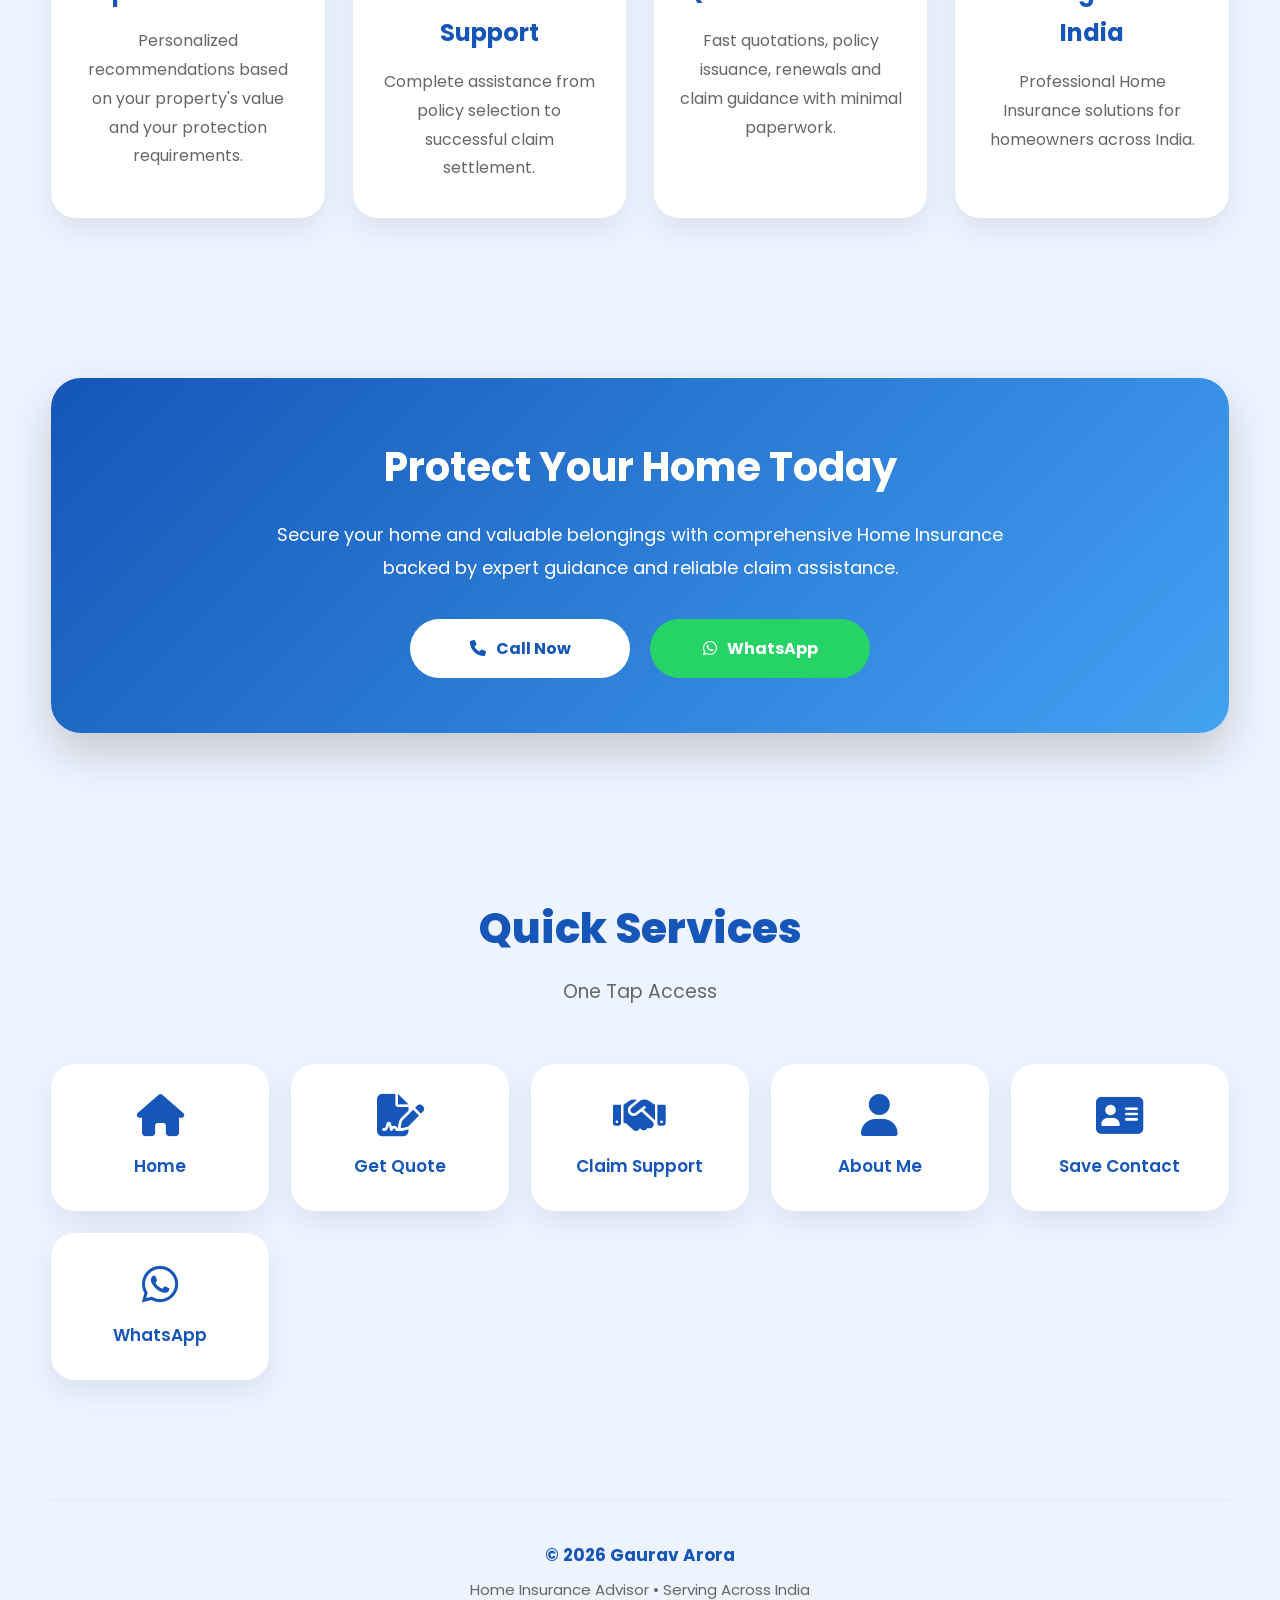
<file: home.html>
<!DOCTYPE html>
<html lang="en">

<head>

<!-- Google Analytics -->
<script async src="https://www.googletagmanager.com/gtag/js?id=G-682DVTG2E2"></script>

<script>
window.dataLayer = window.dataLayer || [];
function gtag(){dataLayer.push(arguments);}
gtag('js', new Date());
gtag('config','G-682DVTG2E2');
</script>

<meta charset="UTF-8">

<meta name="viewport" content="width=device-width, initial-scale=1.0">

<title>Home Insurance | Gaurav Arora</title>

<meta name="description" content="Protect your home, property and valuable belongings with comprehensive Home Insurance solutions by Gaurav Arora.">

<meta name="theme-color" content="#1556B8">

<link rel="manifest" href="manifest.json">

<link rel="icon" href="assets/icon-192.png">

<link rel="apple-touch-icon" href="assets/icon-512.png">

<link rel="stylesheet" href="style.css">

<link href="https://fonts.googleapis.com/css2?family=Poppins:wght@300;400;500;600;700;800&display=swap" rel="stylesheet">

<link rel="stylesheet" href="https://cdnjs.cloudflare.com/ajax/libs/font-awesome/6.5.2/css/all.min.css">

</head>

<body>

<div class="container">

<section class="hero">

<div class="hero-left">

<span class="designation">

Home Insurance Specialist

</span>

<h1>

Home Insurance

</h1>

<p class="tagline">

Protect Your Home. Protect Your Future.

</p>

<p class="subtext">

Secure your house, apartment and valuable belongings against fire, theft, natural disasters and unexpected losses with comprehensive Home Insurance.

</p>

<div class="hero-buttons">

<a href="tel:+918595050607" class="hero-btn">

<i class="fa-solid fa-phone"></i>

<span>Call Now</span>

</a>

<a href="https://wa.me/918595050607?text=Hello%20Mr.%20Gaurav,%0A%0AI%20would%20like%20information%20about%20Home%20Insurance.%20Please%20guide%20me."

class="hero-btn whatsapp">

<i class="fa-brands fa-whatsapp"></i>

<span>WhatsApp</span>

</a>

</div>

</div>

<div class="hero-right">

<img src="assets/gaurav.png"

class="profile-img"

alt="Gaurav Arora">

</div>

</section>

<section class="section">

<h2 class="section-title">

Home Insurance Coverage

</h2>

<p class="section-subtitle">

Complete Protection For Your Property

</p>

<div class="features-grid">

<div class="feature-card">

<div class="feature-icon">

<i class="fa-solid fa-house"></i>

</div>

<h3>Building Cover</h3>

<p>

Protect your residential building against fire, earthquakes, floods, storms and other covered risks.

</p>

</div>

<div class="feature-card">

<div class="feature-icon">

<i class="fa-solid fa-couch"></i>

</div>

<h3>Contents Cover</h3>

<p>

Financial protection for furniture, electronics, appliances and valuable household belongings.

</p>

</div>

<div class="feature-card">

<div class="feature-icon">

<i class="fa-solid fa-fire"></i>

</div>

<h3>Fire Protection</h3>

<p>

Comprehensive coverage against fire, lightning, explosions and accidental damage.

</p>

</div>

<div class="feature-card">

<div class="feature-icon">

<i class="fa-solid fa-user-shield"></i>

</div>

<h3>Theft Protection</h3>

<p>

Coverage for burglary, theft and loss of insured household contents.

</p>

</div>

</div>

  </section>
  <!-- =====================================
        ADDITIONAL HOME PROTECTION
====================================== -->

<section class="section">

<h2 class="section-title">

Additional Protection

</h2>

<p class="section-subtitle">

Extra Security For Your Home & Family

</p>

<div class="features-grid">

<div class="feature-card">

<div class="feature-icon">

<i class="fa-solid fa-cloud-showers-heavy"></i>

</div>

<h3>Natural Disaster Cover</h3>

<p>

Protection against floods, storms, cyclones, earthquakes, landslides and other covered natural calamities.

</p>

</div>

<div class="feature-card">

<div class="feature-icon">

<i class="fa-solid fa-bolt"></i>

</div>

<h3>Electrical Protection</h3>

<p>

Coverage for electrical appliances and damage caused by short circuits or power surges.

</p>

</div>

<div class="feature-card">

<div class="feature-icon">

<i class="fa-solid fa-scale-balanced"></i>

</div>

<h3>Personal Liability</h3>

<p>

Financial protection against legal liabilities arising from accidental damage to third parties.

</p>

</div>

<div class="feature-card">

<div class="feature-icon">

<i class="fa-solid fa-shield-halved"></i>

</div>

<h3>Comprehensive Protection</h3>

<p>

A complete insurance solution covering both your home structure and valuable household contents.

</p>

</div>

</div>

</section>

<!-- =====================================
          CLAIM ASSISTANCE
====================================== -->

<section class="section">

<h2 class="section-title">

Claim Assistance

</h2>

<p class="section-subtitle">

Reliable Support When You Need It

</p>

<div class="feature-card">

<p>

Complete assistance throughout your Home Insurance claim process.

<br><br>

✔ Fire Damage Claims

<br><br>

✔ Theft & Burglary Claims

<br><br>

✔ Natural Disaster Claims

<br><br>

✔ Property Damage Documentation

<br><br>

✔ Survey Coordination

<br><br>

✔ End-to-End Claim Support

</p>

</div>

</section>

<!-- =====================================
          WHY CHOOSE ME
====================================== -->

<section class="section">

<h2 class="section-title">

Why Choose My Home Insurance Services?

</h2>

<p class="section-subtitle">

Professional Advice. Trusted Protection.

</p>

<div class="features-grid">

<div class="feature-card">

<div class="feature-icon">

<i class="fa-solid fa-user-check"></i>

</div>

<h3>Expert Guidance</h3>

<p>

Personalized recommendations based on your property's value and your protection requirements.

</p>

</div>

<div class="feature-card">

<div class="feature-icon">

<i class="fa-solid fa-headset"></i>

</div>

<h3>Dedicated Support</h3>

<p>

Complete assistance from policy selection to successful claim settlement.

</p>

</div>

<div class="feature-card">

<div class="feature-icon">

<i class="fa-solid fa-bolt"></i>

</div>

<h3>Quick Assistance</h3>

<p>

Fast quotations, policy issuance, renewals and claim guidance with minimal paperwork.

</p>

</div>

<div class="feature-card">

<div class="feature-icon">

<i class="fa-solid fa-earth-asia"></i>

</div>

<h3>Serving Across India</h3>

<p>

Professional Home Insurance solutions for homeowners across India.

</p>

</div>

</div>

</section>
<!-- =====================================
            CONTACT CTA
====================================== -->

<section class="contact-card">

    <h2>

        Protect Your Home Today

    </h2>

    <p>

        Secure your home and valuable belongings with comprehensive
        Home Insurance backed by expert guidance and reliable claim
        assistance.

    </p>

    <div class="contact-actions">

        <a href="tel:+918595050607" class="call-btn">

            <i class="fa-solid fa-phone"></i>

            Call Now

        </a>

        <a href="https://wa.me/918595050607?text=Hello%20Mr.%20Gaurav,%0A%0AI%20would%20like%20to%20know%20more%20about%20Home%20Insurance.%20Please%20guide%20me."
           class="whatsapp-btn">

            <i class="fa-brands fa-whatsapp"></i>

            WhatsApp

        </a>

    </div>

</section>

<!-- =====================================
            QUICK SERVICES
====================================== -->

<section class="quick-services">

    <h2 class="section-title">

        Quick Services

    </h2>

    <p class="section-subtitle">

        One Tap Access

    </p>

    <div class="quick-grid">

        <a href="index.html" class="quick-card">

            <i class="fa-solid fa-house"></i>

            <span>Home</span>

        </a>

        <a href="quote.html" class="quick-card">

            <i class="fa-solid fa-file-signature"></i>

            <span>Get Quote</span>

        </a>

        <a href="claim.html" class="quick-card">

            <i class="fa-solid fa-handshake"></i>

            <span>Claim Support</span>

        </a>

        <a href="about.html" class="quick-card">

            <i class="fa-solid fa-user"></i>

            <span>About Me</span>

        </a>

        <a href="contact.vcf" download class="quick-card">

            <i class="fa-solid fa-address-card"></i>

            <span>Save Contact</span>

        </a>

        <a href="https://wa.me/918595050607?text=Hello%20Mr.%20Gaurav,%20I%20need%20guidance%20regarding%20Home%20Insurance."
           class="quick-card">

            <i class="fa-brands fa-whatsapp"></i>

            <span>WhatsApp</span>

        </a>

    </div>

</section>

<!-- =====================================
                FOOTER
====================================== -->

<footer>

    <p>

        © <span id="year"></span> Gaurav Arora

    </p>

    <p>

        Home Insurance Advisor • Serving Across India

    </p>

</footer>

</div>

<!-- =====================================
          FLOATING BUTTONS
====================================== -->

<a href="tel:+918595050607"
   class="floating-call"
   aria-label="Call">

    <i class="fa-solid fa-phone"></i>

</a>

<a href="https://wa.me/918595050607?text=Hello%20Mr.%20Gaurav,%20I%20need%20Home%20Insurance%20assistance."
   class="floating-whatsapp"
   aria-label="WhatsApp">

    <i class="fa-brands fa-whatsapp"></i>

</a>

<script src="script.js"></script>

</body>

      </html>
</file>
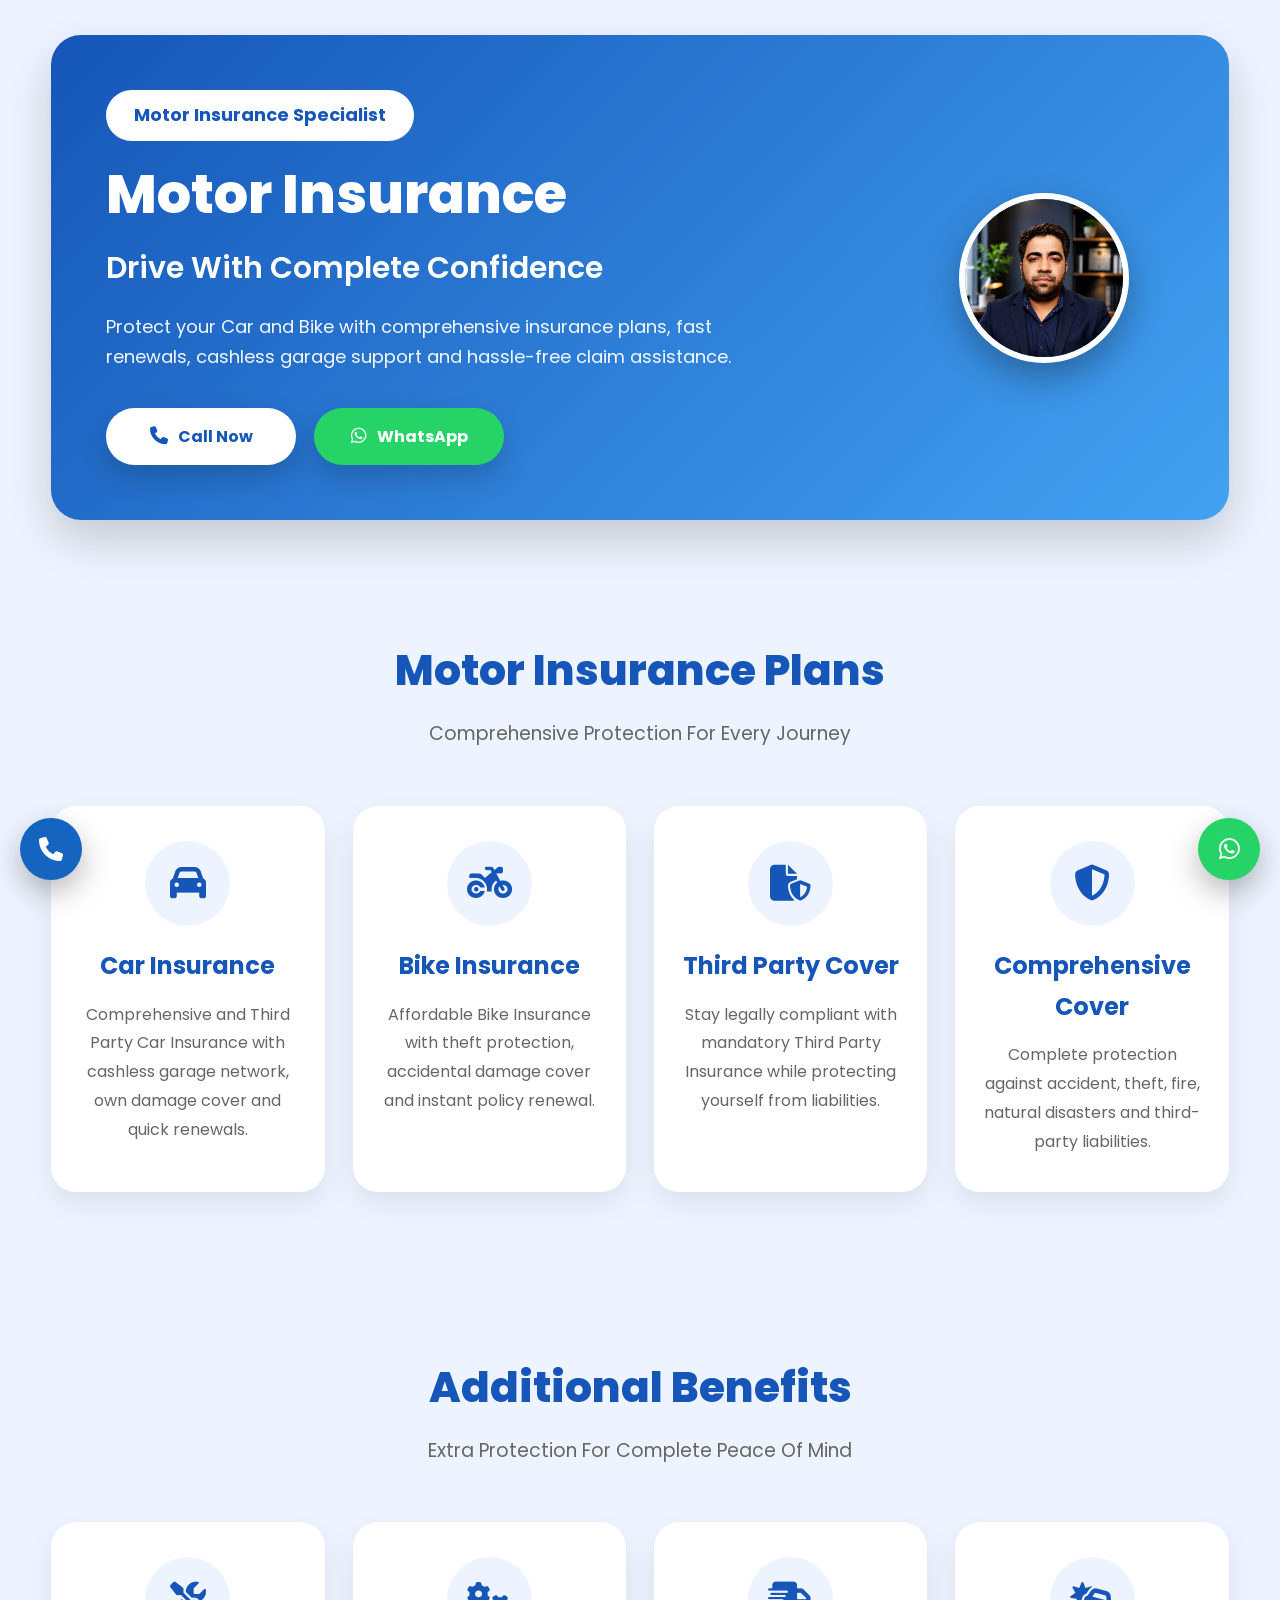
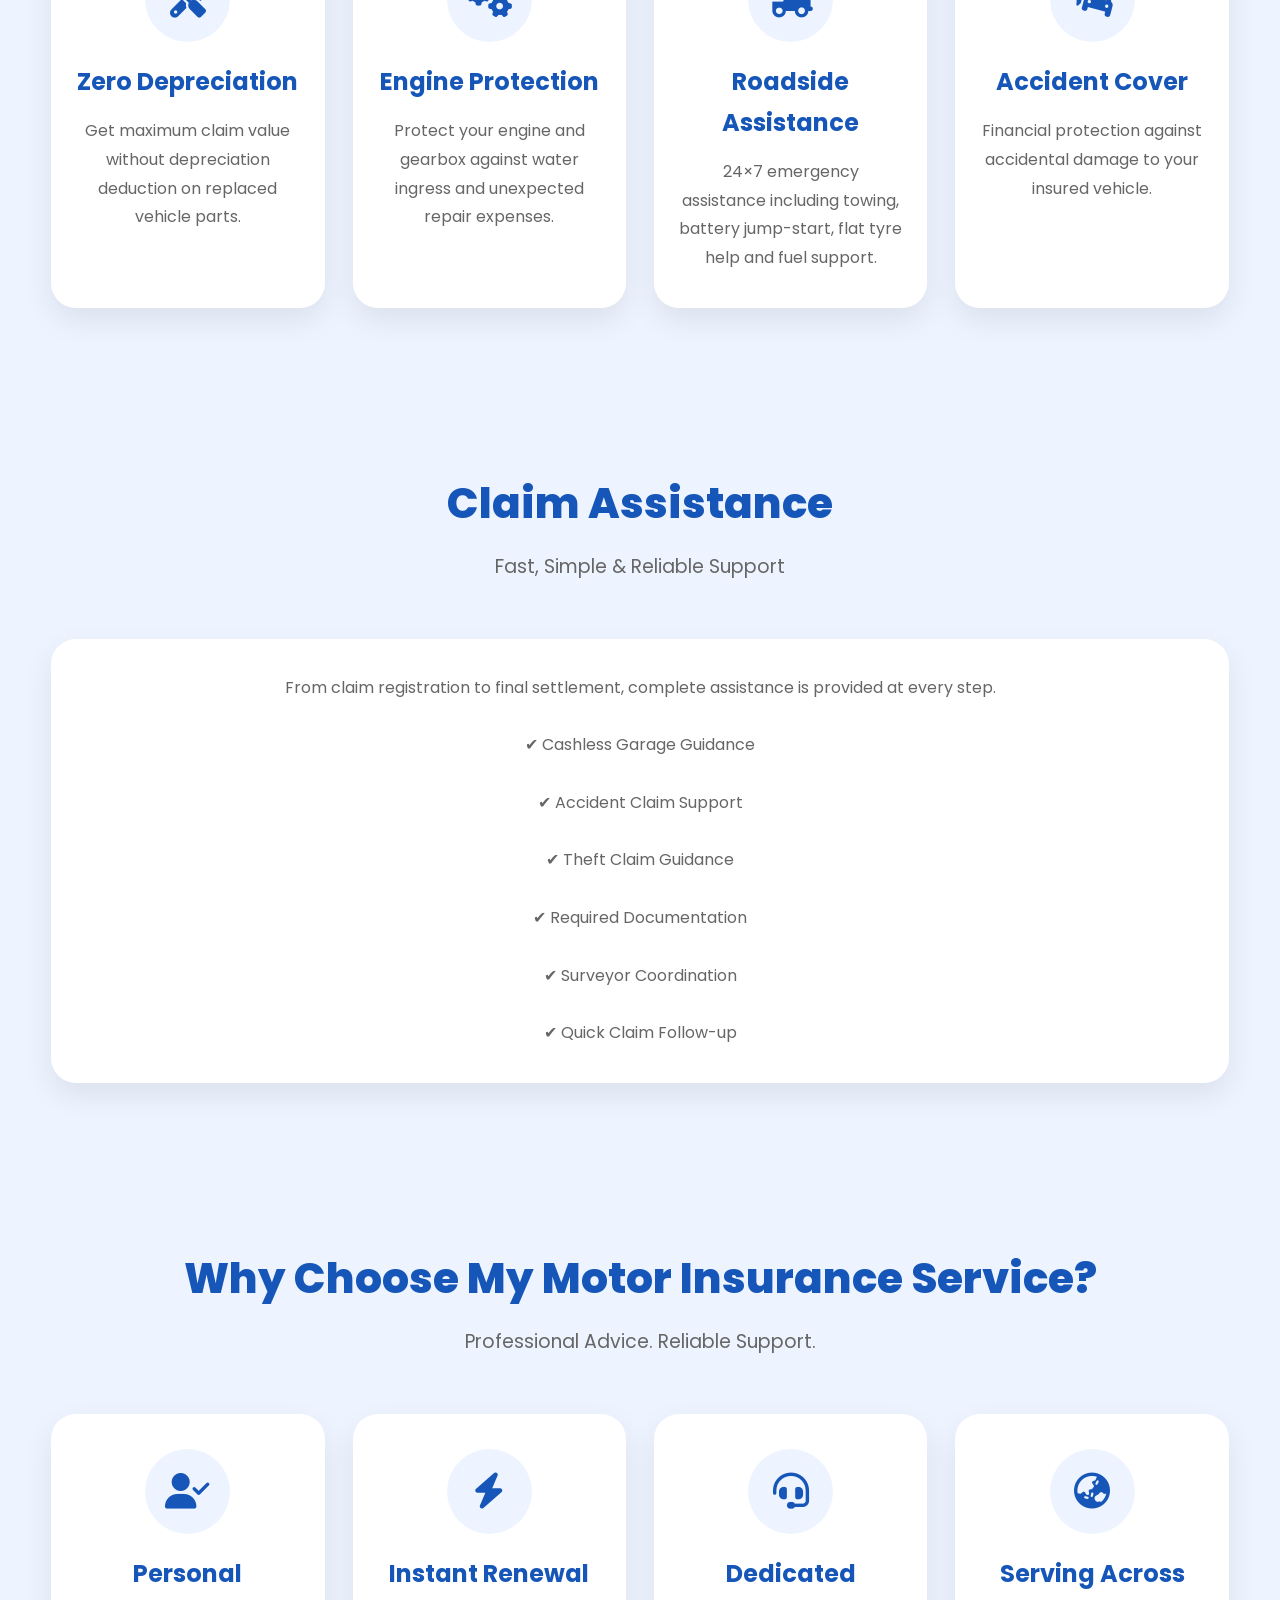
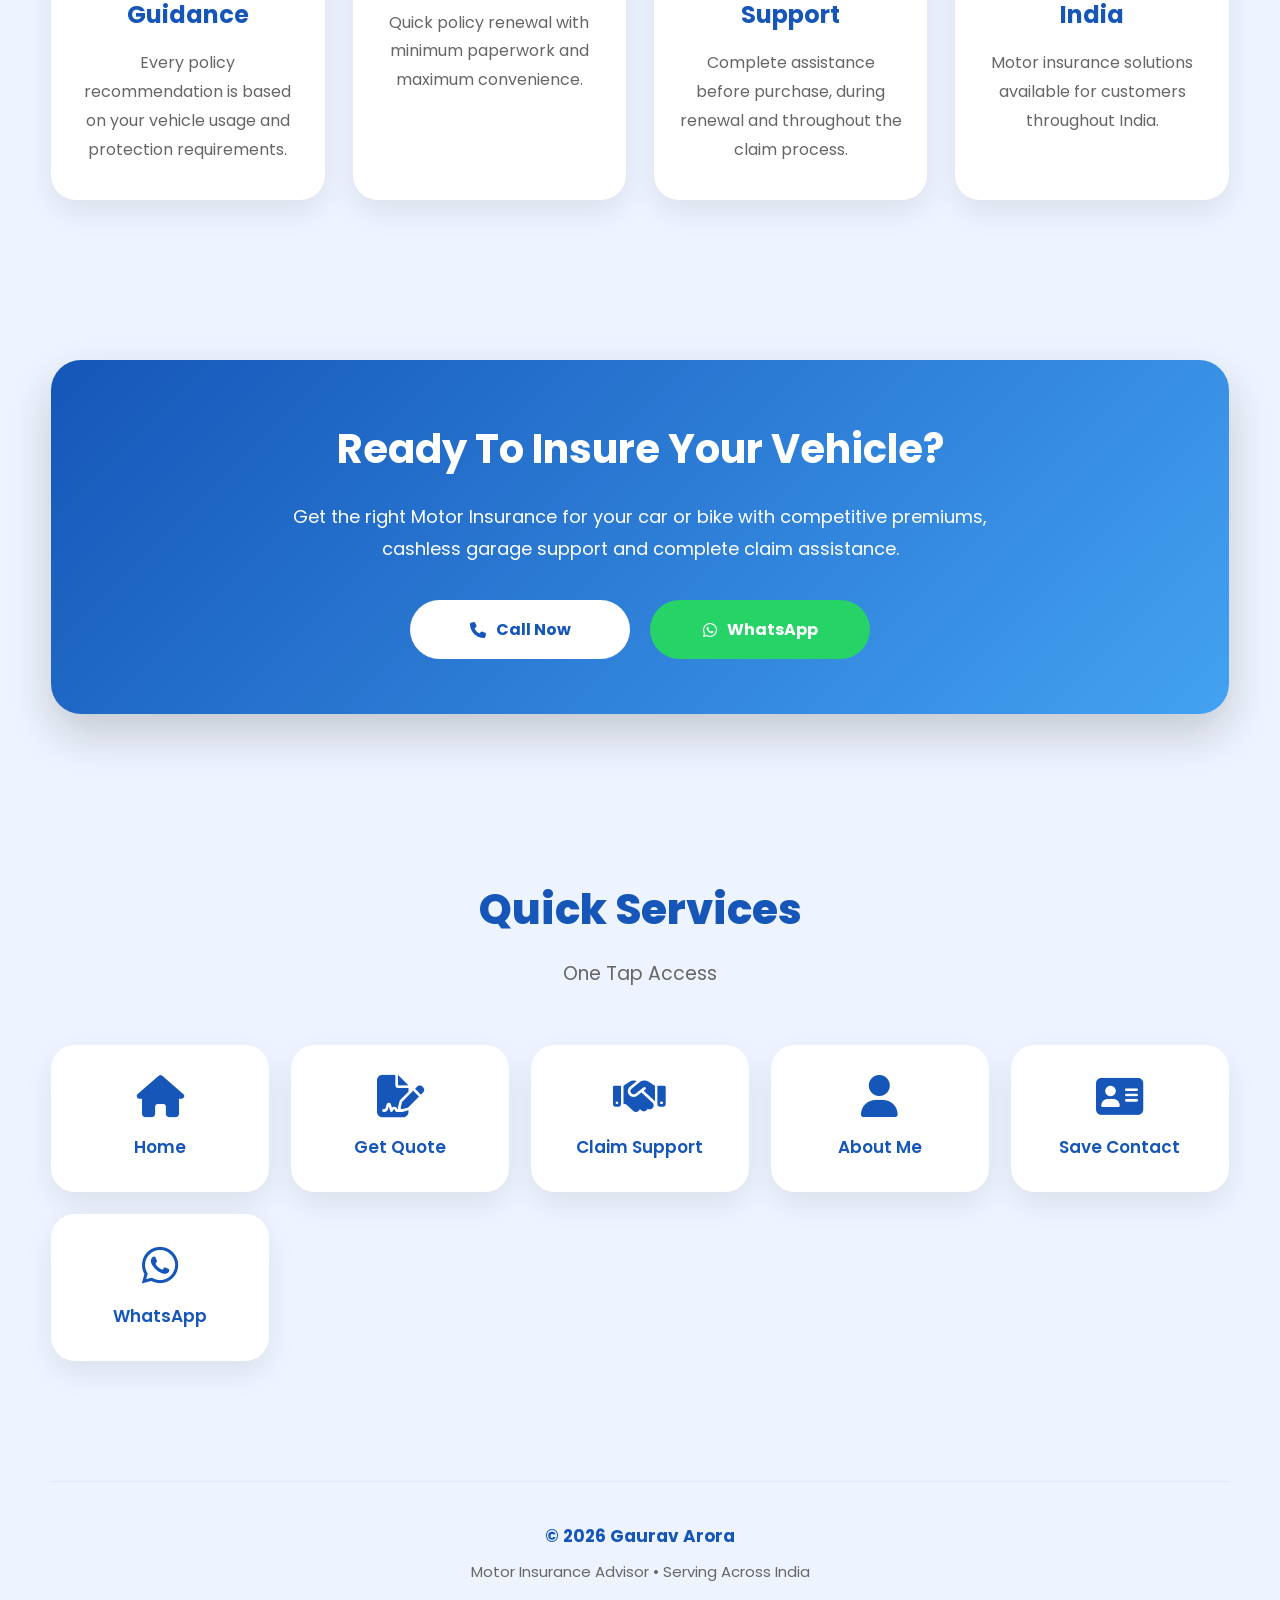
<file: Motor.html>
<!DOCTYPE html>
<html lang="en">

<head>

<!-- Google Analytics -->
<script async src="https://www.googletagmanager.com/gtag/js?id=G-682DVTG2E2"></script>

<script>
window.dataLayer = window.dataLayer || [];
function gtag(){dataLayer.push(arguments);}
gtag('js', new Date());
gtag('config','G-682DVTG2E2');
</script>

<meta charset="UTF-8">

<meta name="viewport" content="width=device-width, initial-scale=1.0">

<title>Motor Insurance | Gaurav Arora</title>

<meta name="description" content="Get Car Insurance, Bike Insurance, Third Party Insurance, Comprehensive Cover and Claim Assistance with Gaurav Arora.">

<meta name="theme-color" content="#1556B8">

<link rel="manifest" href="manifest.json">

<link rel="icon" href="assets/icon-192.png">

<link rel="apple-touch-icon" href="assets/icon-512.png">

<link rel="stylesheet" href="style.css">

<link href="https://fonts.googleapis.com/css2?family=Poppins:wght@300;400;500;600;700;800&display=swap" rel="stylesheet">

<link rel="stylesheet" href="https://cdnjs.cloudflare.com/ajax/libs/font-awesome/6.5.2/css/all.min.css">

</head>

<body>

<div class="container">

<section class="hero">

<div class="hero-left">

<span class="designation">

Motor Insurance Specialist

</span>

<h1>

Motor Insurance

</h1>

<p class="tagline">

Drive With Complete Confidence

</p>

<p class="subtext">

Protect your Car and Bike with comprehensive insurance plans, fast renewals, cashless garage support and hassle-free claim assistance.

</p>

<div class="hero-buttons">

<a href="tel:+918595050607" class="hero-btn">

<i class="fa-solid fa-phone"></i>

<span>Call Now</span>

</a>

<a href="https://wa.me/918595050607?text=Hello%20Mr.%20Gaurav,%0A%0AI%20would%20like%20information%20about%20Motor%20Insurance.%20Please%20guide%20me."
class="hero-btn whatsapp">

<i class="fa-brands fa-whatsapp"></i>

<span>WhatsApp</span>

</a>

</div>

</div>

<div class="hero-right">

<img src="assets/gaurav.png"
class="profile-img"
alt="Gaurav Arora">

</div>

</section>

<section class="section">

<h2 class="section-title">

Motor Insurance Plans

</h2>

<p class="section-subtitle">

Comprehensive Protection For Every Journey

</p>

<div class="features-grid">

<div class="feature-card">

<div class="feature-icon">

<i class="fa-solid fa-car"></i>

</div>

<h3>Car Insurance</h3>

<p>

Comprehensive and Third Party Car Insurance with cashless garage network, own damage cover and quick renewals.

</p>

</div>

<div class="feature-card">

<div class="feature-icon">

<i class="fa-solid fa-motorcycle"></i>

</div>

<h3>Bike Insurance</h3>

<p>

Affordable Bike Insurance with theft protection, accidental damage cover and instant policy renewal.

</p>

</div>

<div class="feature-card">

<div class="feature-icon">

<i class="fa-solid fa-file-shield"></i>

</div>

<h3>Third Party Cover</h3>

<p>

Stay legally compliant with mandatory Third Party Insurance while protecting yourself from liabilities.

</p>

</div>

<div class="feature-card">

<div class="feature-icon">

<i class="fa-solid fa-shield-halved"></i>

</div>

<h3>Comprehensive Cover</h3>

<p>

Complete protection against accident, theft, fire, natural disasters and third-party liabilities.

</p>

</div>

</div>

</section>
<!-- =====================================
          ADDITIONAL BENEFITS
====================================== -->

<section class="section">

<h2 class="section-title">

Additional Benefits

</h2>

<p class="section-subtitle">

Extra Protection For Complete Peace Of Mind

</p>

<div class="features-grid">

<div class="feature-card">

<div class="feature-icon">

<i class="fa-solid fa-screwdriver-wrench"></i>

</div>

<h3>Zero Depreciation</h3>

<p>

Get maximum claim value without depreciation deduction on replaced vehicle parts.

</p>

</div>

<div class="feature-card">

<div class="feature-icon">

<i class="fa-solid fa-gears"></i>

</div>

<h3>Engine Protection</h3>

<p>

Protect your engine and gearbox against water ingress and unexpected repair expenses.

</p>

</div>

<div class="feature-card">

<div class="feature-icon">

<i class="fa-solid fa-truck-fast"></i>

</div>

<h3>Roadside Assistance</h3>

<p>

24×7 emergency assistance including towing, battery jump-start, flat tyre help and fuel support.

</p>

</div>

<div class="feature-card">

<div class="feature-icon">

<i class="fa-solid fa-car-burst"></i>

</div>

<h3>Accident Cover</h3>

<p>

Financial protection against accidental damage to your insured vehicle.

</p>

</div>

</div>

</section>

<!-- =====================================
            CLAIM SUPPORT
====================================== -->

<section class="section">

<h2 class="section-title">

Claim Assistance

</h2>

<p class="section-subtitle">

Fast, Simple & Reliable Support

</p>

<div class="feature-card">

<p>

From claim registration to final settlement,
complete assistance is provided at every step.

<br><br>

✔ Cashless Garage Guidance

<br><br>

✔ Accident Claim Support

<br><br>

✔ Theft Claim Guidance

<br><br>

✔ Required Documentation

<br><br>

✔ Surveyor Coordination

<br><br>

✔ Quick Claim Follow-up

</p>

</div>

</section>

<!-- =====================================
          WHY CHOOSE ME
====================================== -->

<section class="section">

<h2 class="section-title">

Why Choose My Motor Insurance Service?

</h2>

<p class="section-subtitle">

Professional Advice. Reliable Support.

</p>

<div class="features-grid">

<div class="feature-card">

<div class="feature-icon">

<i class="fa-solid fa-user-check"></i>

</div>

<h3>Personal Guidance</h3>

<p>

Every policy recommendation is based on your vehicle usage and protection requirements.

</p>

</div>

<div class="feature-card">

<div class="feature-icon">

<i class="fa-solid fa-bolt"></i>

</div>

<h3>Instant Renewal</h3>

<p>

Quick policy renewal with minimum paperwork and maximum convenience.

</p>

</div>

<div class="feature-card">

<div class="feature-icon">

<i class="fa-solid fa-headset"></i>

</div>

<h3>Dedicated Support</h3>

<p>

Complete assistance before purchase, during renewal and throughout the claim process.

</p>

</div>

<div class="feature-card">

<div class="feature-icon">

<i class="fa-solid fa-earth-asia"></i>

</div>

<h3>Serving Across India</h3>

<p>

Motor insurance solutions available for customers throughout India.

</p>

</div>

</div>

  </section>
  <!-- =====================================
            CONTACT CTA
====================================== -->

<section class="contact-card">

    <h2>

        Ready To Insure Your Vehicle?

    </h2>

    <p>

        Get the right Motor Insurance for your car or bike with
        competitive premiums, cashless garage support and complete
        claim assistance.

    </p>

    <div class="contact-actions">

        <a href="tel:+918595050607" class="call-btn">

            <i class="fa-solid fa-phone"></i>

            Call Now

        </a>

        <a href="https://wa.me/918595050607?text=Hello%20Mr.%20Gaurav,%0A%0AI%20want%20Motor%20Insurance%20for%20my%20vehicle.%20Please%20guide%20me."
           class="whatsapp-btn">

            <i class="fa-brands fa-whatsapp"></i>

            WhatsApp

        </a>

    </div>

</section>

<!-- =====================================
            QUICK SERVICES
====================================== -->

<section class="quick-services">

    <h2 class="section-title">

        Quick Services

    </h2>

    <p class="section-subtitle">

        One Tap Access

    </p>

    <div class="quick-grid">

        <a href="index.html" class="quick-card">

            <i class="fa-solid fa-house"></i>

            <span>Home</span>

        </a>

        <a href="quote.html" class="quick-card">

            <i class="fa-solid fa-file-signature"></i>

            <span>Get Quote</span>

        </a>

        <a href="claim.html" class="quick-card">

            <i class="fa-solid fa-handshake"></i>

            <span>Claim Support</span>

        </a>

        <a href="about.html" class="quick-card">

            <i class="fa-solid fa-user"></i>

            <span>About Me</span>

        </a>

        <a href="contact.vcf" download class="quick-card">

            <i class="fa-solid fa-address-card"></i>

            <span>Save Contact</span>

        </a>

        <a href="https://wa.me/918595050607?text=Hello%20Mr.%20Gaurav,%20I%20need%20Motor%20Insurance%20assistance."
           class="quick-card">

            <i class="fa-brands fa-whatsapp"></i>

            <span>WhatsApp</span>

        </a>

    </div>

</section>

<!-- =====================================
                FOOTER
====================================== -->

<footer>

    <p>

        © <span id="year"></span> Gaurav Arora

    </p>

    <p>

        Motor Insurance Advisor • Serving Across India

    </p>

</footer>

</div>

<!-- =====================================
          FLOATING BUTTONS
====================================== -->

<a href="tel:+918595050607"
   class="floating-call"
   aria-label="Call">

    <i class="fa-solid fa-phone"></i>

</a>

<a href="https://wa.me/918595050607?text=Hello%20Mr.%20Gaurav,%20I%20need%20Motor%20Insurance%20assistance."
   class="floating-whatsapp"
   aria-label="WhatsApp">

    <i class="fa-brands fa-whatsapp"></i>

</a>

<script src="script.js"></script>

</body>

      </html>
</file>
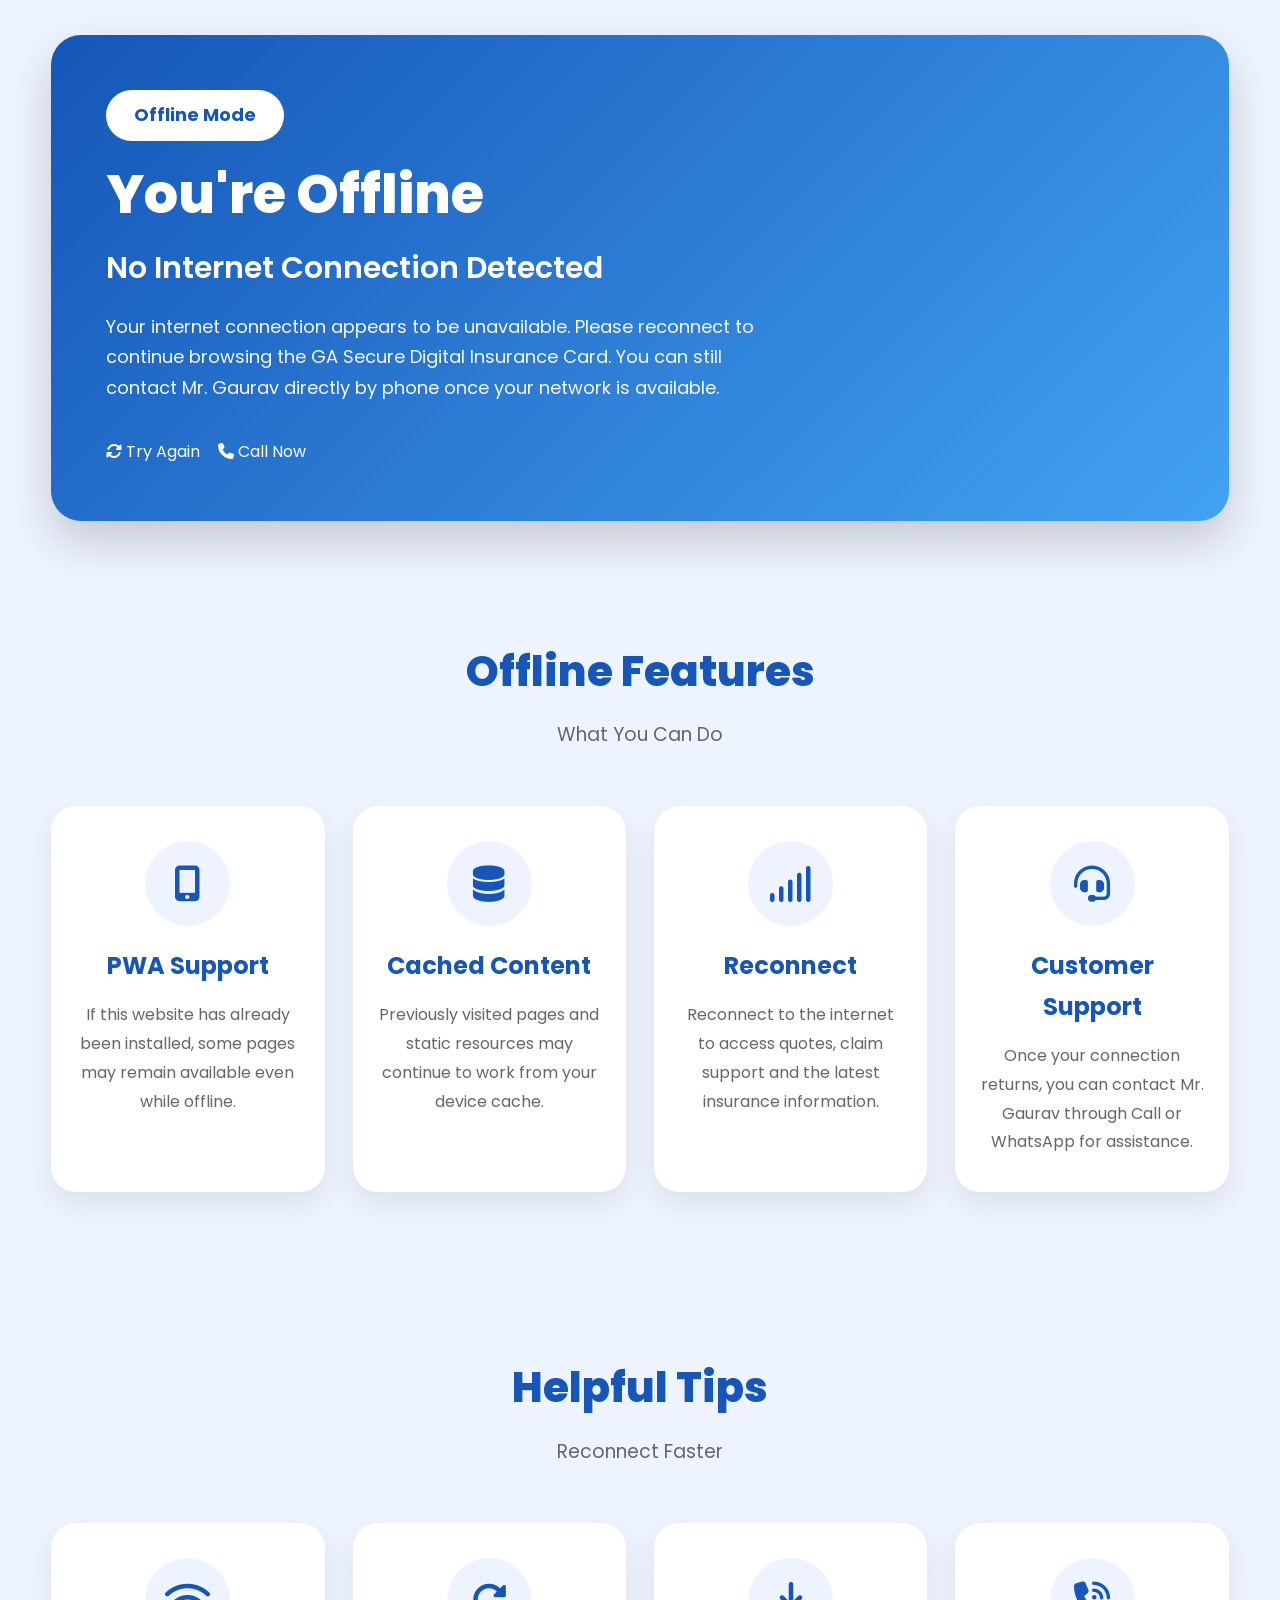
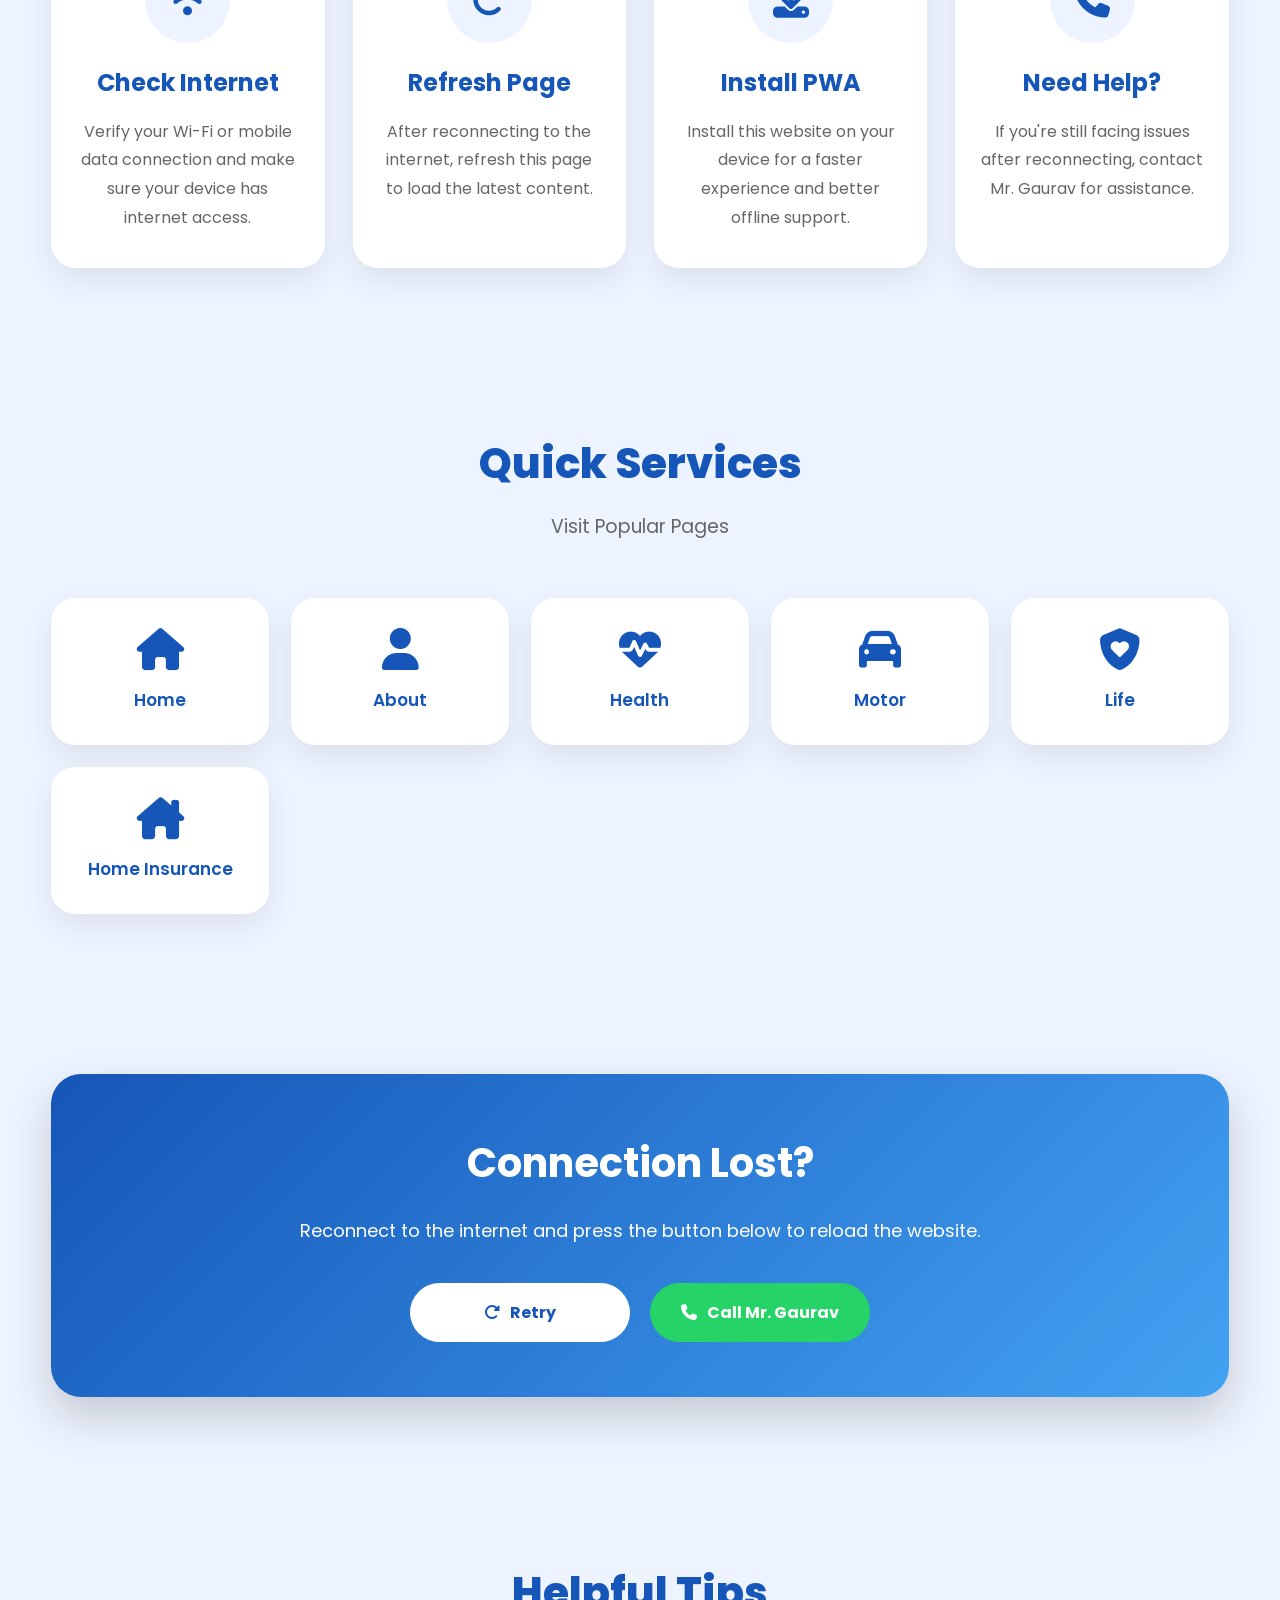
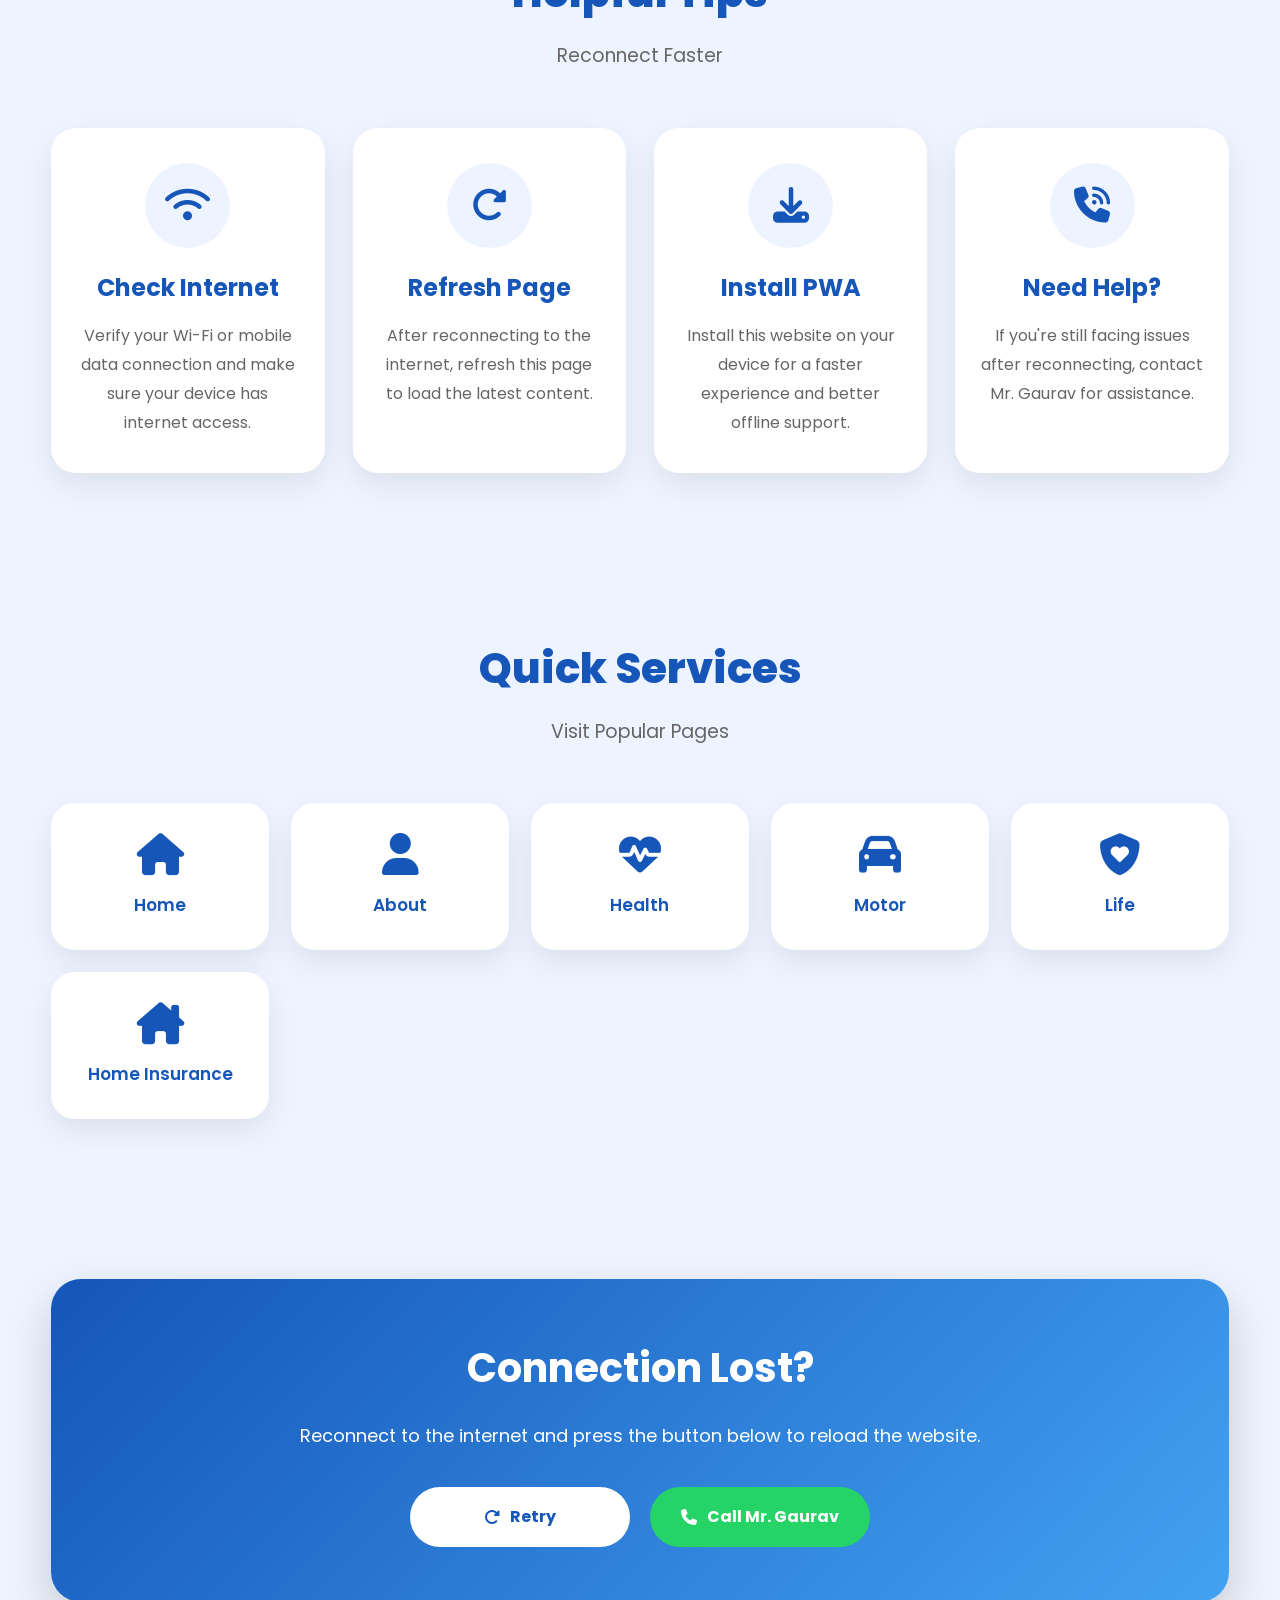
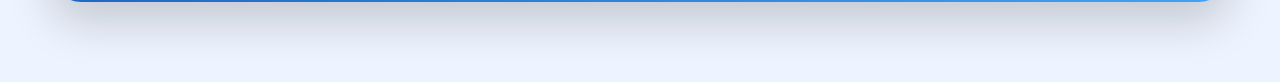
<file: offline.html>
<!DOCTYPE html>
<html lang="en">

<head>

<meta charset="UTF-8">

<meta name="viewport" content="width=device-width, initial-scale=1.0">

<title>Offline | Gaurav Arora</title>

<meta name="theme-color" content="#1556B8">

<link rel="stylesheet" href="style.css">

<link href="https://fonts.googleapis.com/css2?family=Poppins:wght@300;400;500;600;700;800&display=swap" rel="stylesheet">

<link rel="stylesheet" href="https://cdnjs.cloudflare.com/ajax/libs/font-awesome/6.5.2/css/all.min.css">

</head>

<body>

<div class="container">

<section class="hero">

<div class="hero-left">

<span class="designation">

Offline Mode

</span>

<h1>

You're Offline

</h1>

<p class="tagline">

No Internet Connection Detected

</p>

<p class="subtext">

Your internet connection appears to be unavailable. Please reconnect to continue browsing the GA Secure Digital Insurance Card. You can still contact Mr. Gaurav directly by phone once your network is available.

</p>

<div class="hero-buttons">

<a href="index.html">

<i class="fa-solid fa-rotate"></i>

Try Again

</a>

<a href="tel:+918595050607">

<i class="fa-solid fa-phone"></i>

Call Now

</a>

</div>

</div>

<div class="hero-right">

<i class="fa-solid fa-wifi-slash"

style="font-size:140px;color:#ffffff;"></i>

</div>

</section>

<section class="section">

<h2 class="section-title">

Offline Features

</h2>

<p class="section-subtitle">

What You Can Do

</p>

<div class="features-grid">

<div class="feature-card">

<div class="feature-icon">

<i class="fa-solid fa-mobile-screen-button"></i>

</div>

<h3>PWA Support</h3>

<p>

If this website has already been installed, some pages may remain available even while offline.

</p>

</div>

<div class="feature-card">

<div class="feature-icon">

<i class="fa-solid fa-database"></i>

</div>

<h3>Cached Content</h3>

<p>

Previously visited pages and static resources may continue to work from your device cache.

</p>

</div>

<div class="feature-card">

<div class="feature-icon">

<i class="fa-solid fa-signal"></i>

</div>

<h3>Reconnect</h3>

<p>

Reconnect to the internet to access quotes, claim support and the latest insurance information.

</p>

</div>

<div class="feature-card">

<div class="feature-icon">

<i class="fa-solid fa-headset"></i>

</div>

<h3>Customer Support</h3>

<p>

Once your connection returns, you can contact Mr. Gaurav through Call or WhatsApp for assistance.

</p>

</div>

</div>

  </section>
  <!-- =====================================
            HELPFUL TIPS
====================================== -->

<section class="section">

<h2 class="section-title">

Helpful Tips

</h2>

<p class="section-subtitle">

Reconnect Faster

</p>

<div class="features-grid">

<div class="feature-card">

<div class="feature-icon">

<i class="fa-solid fa-wifi"></i>

</div>

<h3>Check Internet</h3>

<p>

Verify your Wi-Fi or mobile data connection and make sure your device has internet access.

</p>

</div>

<div class="feature-card">

<div class="feature-icon">

<i class="fa-solid fa-rotate-right"></i>

</div>

<h3>Refresh Page</h3>

<p>

After reconnecting to the internet, refresh this page to load the latest content.

</p>

</div>

<div class="feature-card">

<div class="feature-icon">

<i class="fa-solid fa-download"></i>

</div>

<h3>Install PWA</h3>

<p>

Install this website on your device for a faster experience and better offline support.

</p>

</div>

<div class="feature-card">

<div class="feature-icon">

<i class="fa-solid fa-phone-volume"></i>

</div>

<h3>Need Help?</h3>

<p>

If you're still facing issues after reconnecting, contact Mr. Gaurav for assistance.

</p>

</div>

</div>

</section>

<!-- =====================================
            QUICK SERVICES
====================================== -->

<section class="quick-services">

<h2 class="section-title">

Quick Services

</h2>

<p class="section-subtitle">

Visit Popular Pages

</p>

<div class="quick-grid">

<a href="index.html" class="quick-card">

<i class="fa-solid fa-house"></i>

<span>Home</span>

</a>

<a href="about.html" class="quick-card">

<i class="fa-solid fa-user"></i>

<span>About</span>

</a>

<a href="health.html" class="quick-card">

<i class="fa-solid fa-heart-pulse"></i>

<span>Health</span>

</a>

<a href="motor.html" class="quick-card">

<i class="fa-solid fa-car"></i>

<span>Motor</span>

</a>

<a href="life.html" class="quick-card">

<i class="fa-solid fa-shield-heart"></i>

<span>Life</span>

</a>

<a href="home.html" class="quick-card">

<i class="fa-solid fa-house-chimney"></i>

<span>Home Insurance</span>

</a>

</div>

</section>

<!-- =====================================
            RECONNECT
====================================== -->

<section class="contact-card">

<h2>

Connection Lost?

</h2>

<p>

Reconnect to the internet and press the button below to reload the website.

</p>

<div class="contact-actions">

<a href="index.html" class="call-btn">

<i class="fa-solid fa-rotate-right"></i>

Retry

</a>

<a href="tel:+918595050607" class="whatsapp-btn">

<i class="fa-solid fa-phone"></i>

Call Mr. Gaurav

</a>

</div>

  </section>
  <!-- =====================================
            HELPFUL TIPS
====================================== -->

<section class="section">

<h2 class="section-title">

Helpful Tips

</h2>

<p class="section-subtitle">

Reconnect Faster

</p>

<div class="features-grid">

<div class="feature-card">

<div class="feature-icon">

<i class="fa-solid fa-wifi"></i>

</div>

<h3>Check Internet</h3>

<p>

Verify your Wi-Fi or mobile data connection and make sure your device has internet access.

</p>

</div>

<div class="feature-card">

<div class="feature-icon">

<i class="fa-solid fa-rotate-right"></i>

</div>

<h3>Refresh Page</h3>

<p>

After reconnecting to the internet, refresh this page to load the latest content.

</p>

</div>

<div class="feature-card">

<div class="feature-icon">

<i class="fa-solid fa-download"></i>

</div>

<h3>Install PWA</h3>

<p>

Install this website on your device for a faster experience and better offline support.

</p>

</div>

<div class="feature-card">

<div class="feature-icon">

<i class="fa-solid fa-phone-volume"></i>

</div>

<h3>Need Help?</h3>

<p>

If you're still facing issues after reconnecting, contact Mr. Gaurav for assistance.

</p>

</div>

</div>

</section>

<!-- =====================================
            QUICK SERVICES
====================================== -->

<section class="quick-services">

<h2 class="section-title">

Quick Services

</h2>

<p class="section-subtitle">

Visit Popular Pages

</p>

<div class="quick-grid">

<a href="index.html" class="quick-card">

<i class="fa-solid fa-house"></i>

<span>Home</span>

</a>

<a href="about.html" class="quick-card">

<i class="fa-solid fa-user"></i>

<span>About</span>

</a>

<a href="health.html" class="quick-card">

<i class="fa-solid fa-heart-pulse"></i>

<span>Health</span>

</a>

<a href="motor.html" class="quick-card">

<i class="fa-solid fa-car"></i>

<span>Motor</span>

</a>

<a href="life.html" class="quick-card">

<i class="fa-solid fa-shield-heart"></i>

<span>Life</span>

</a>

<a href="home.html" class="quick-card">

<i class="fa-solid fa-house-chimney"></i>

<span>Home Insurance</span>

</a>

</div>

</section>

<!-- =====================================
            RECONNECT
====================================== -->

<section class="contact-card">

<h2>

Connection Lost?

</h2>

<p>

Reconnect to the internet and press the button below to reload the website.

</p>

<div class="contact-actions">

<a href="index.html" class="call-btn">

<i class="fa-solid fa-rotate-right"></i>

Retry

</a>

<a href="tel:+918595050607" class="whatsapp-btn">

<i class="fa-solid fa-phone"></i>

Call Mr. Gaurav

</a>

</div>

</section>
</file>
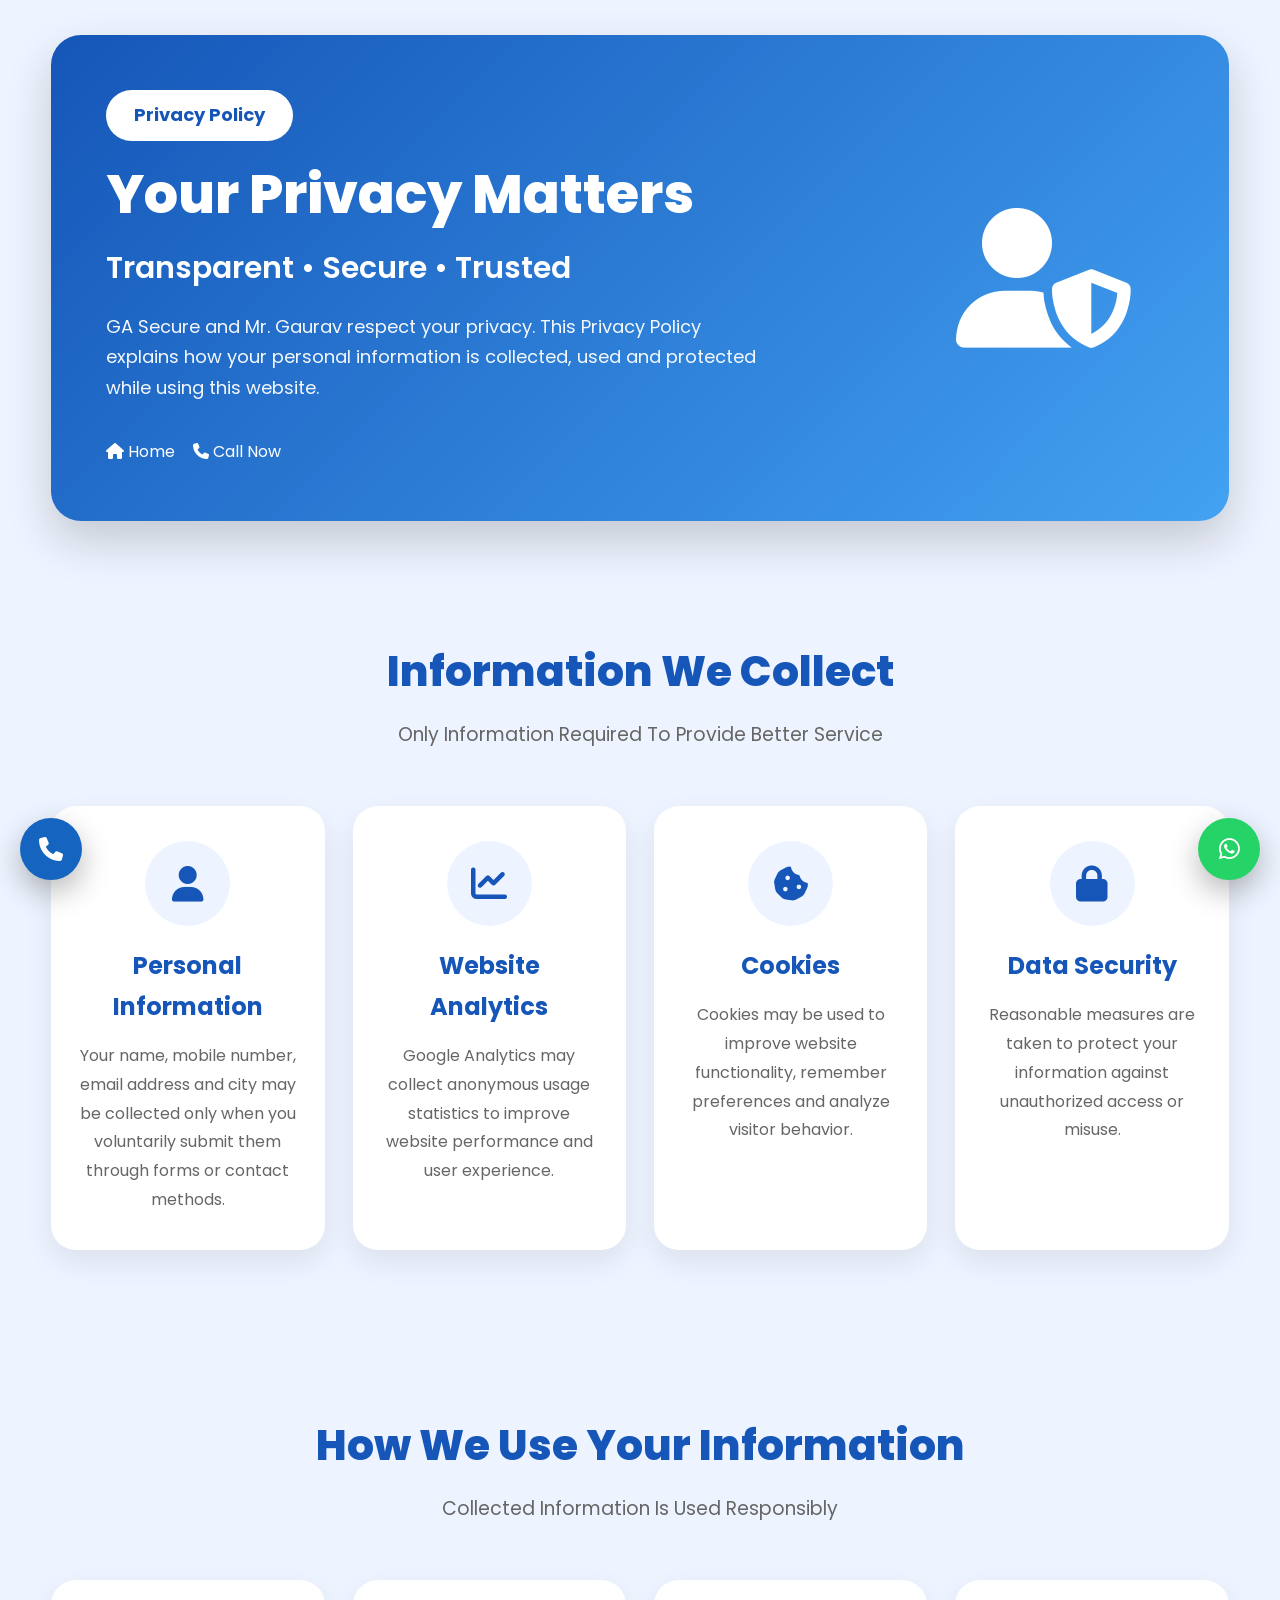
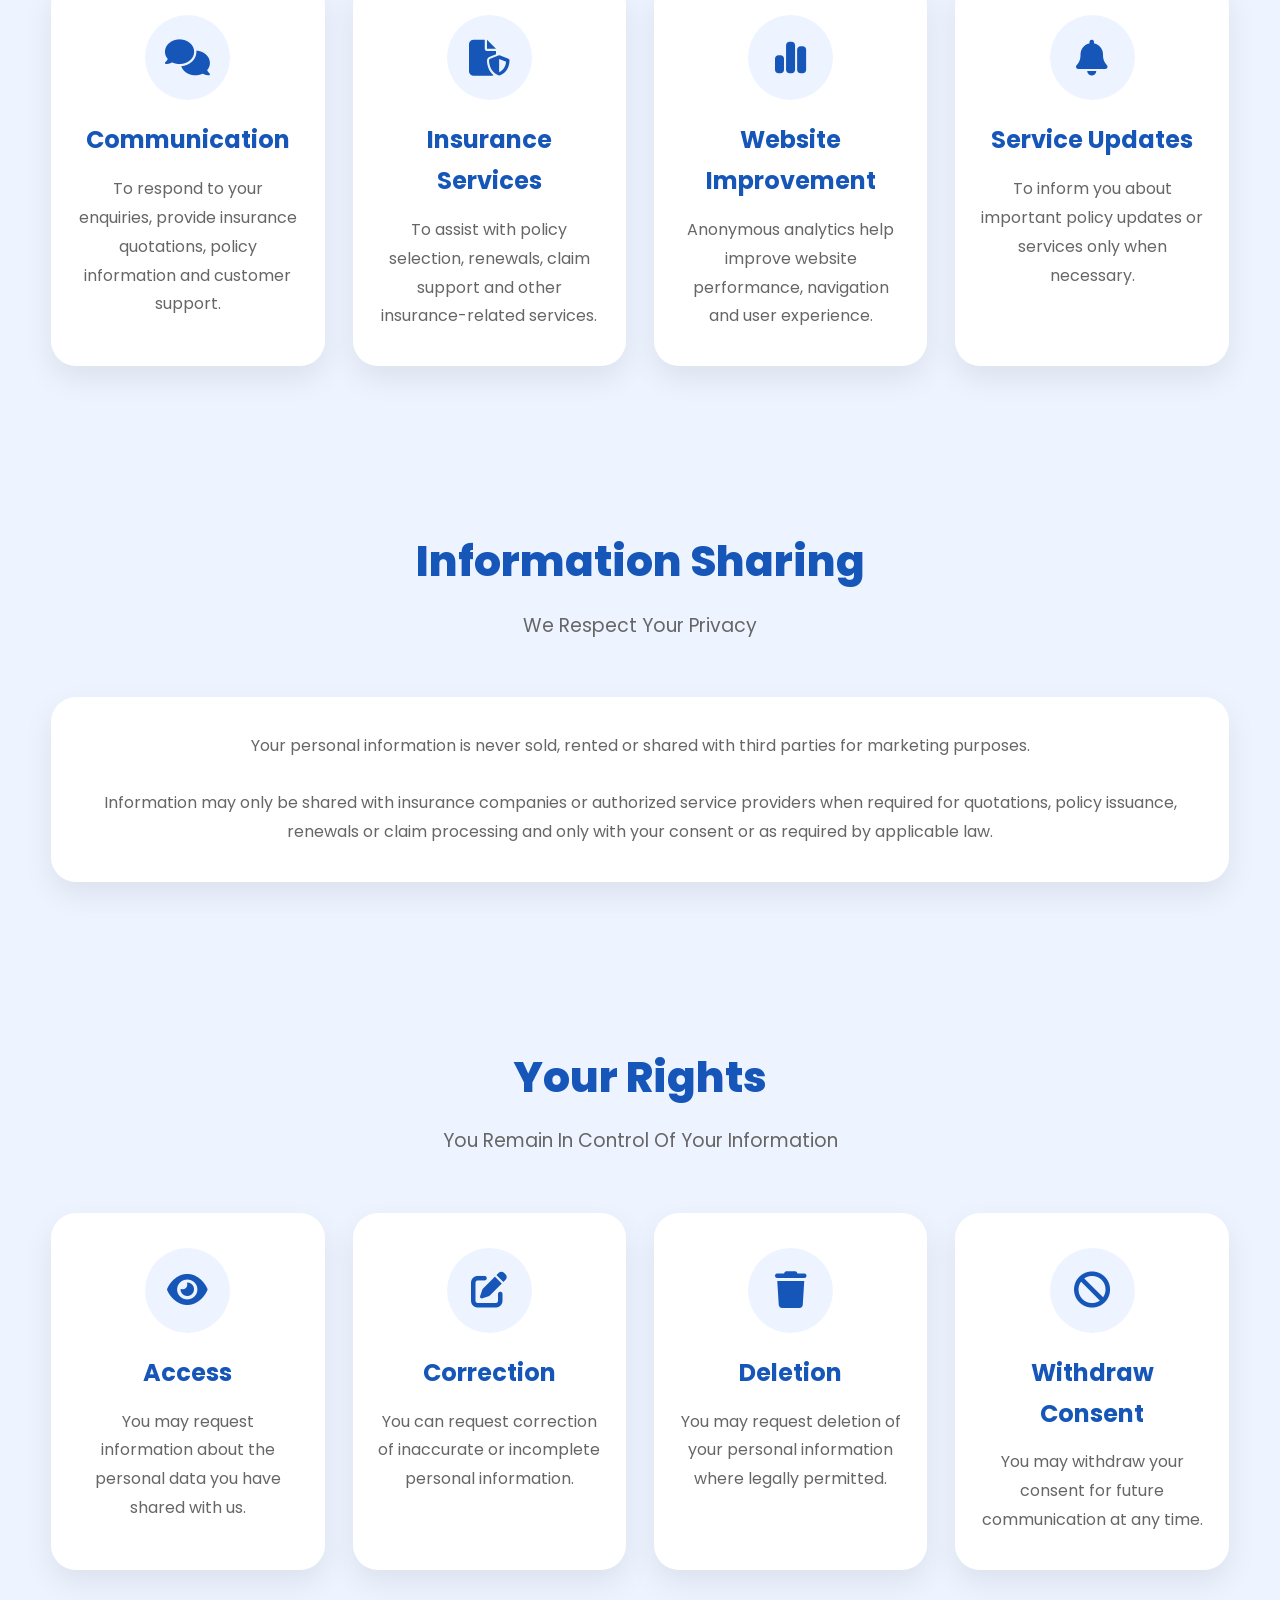
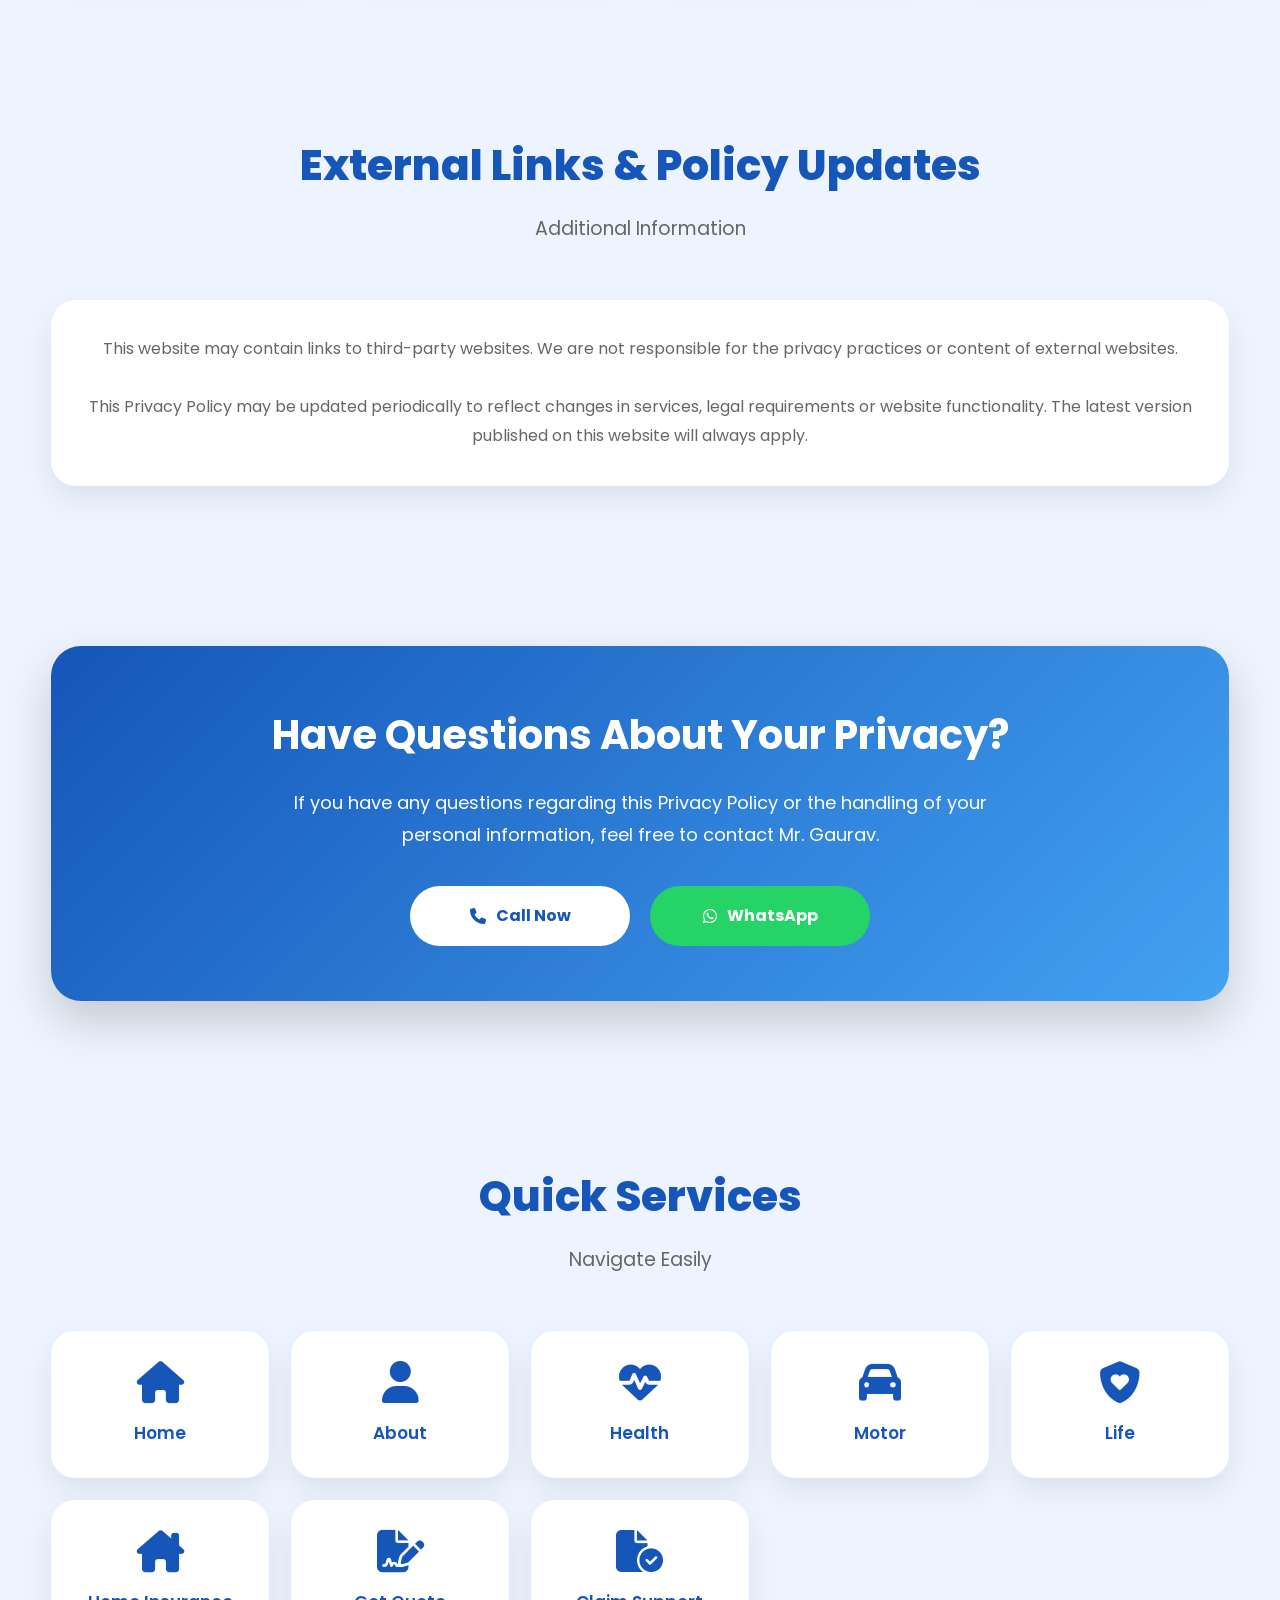
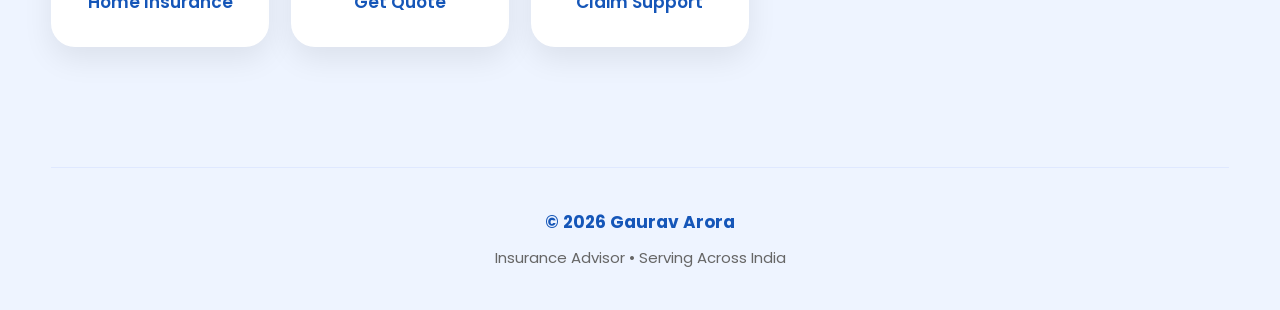
<file: privacy.html>
<!DOCTYPE html>
<html lang="en">

<head>

<!-- Google Analytics -->
<script async src="https://www.googletagmanager.com/gtag/js?id=G-682DVTG2E2"></script>

<script>
window.dataLayer=window.dataLayer||[];
function gtag(){dataLayer.push(arguments);}
gtag('js',new Date());
gtag('config','G-682DVTG2E2');
</script>

<meta charset="UTF-8">

<meta name="viewport" content="width=device-width, initial-scale=1.0">

<title>Privacy Policy | Gaurav Arora</title>

<meta name="description" content="Privacy Policy of GA Secure Insurance Advisor. Learn how your personal information is collected, used and protected.">

<meta name="theme-color" content="#1556B8">

<link rel="manifest" href="manifest.json">

<link rel="icon" href="assets/icon-192.png">

<link rel="apple-touch-icon" href="assets/icon-512.png">

<link rel="stylesheet" href="style.css">

<link href="https://fonts.googleapis.com/css2?family=Poppins:wght@300;400;500;600;700;800&display=swap" rel="stylesheet">

<link rel="stylesheet" href="https://cdnjs.cloudflare.com/ajax/libs/font-awesome/6.5.2/css/all.min.css">

</head>

<body>

<div class="container">

<section class="hero">

<div class="hero-left">

<span class="designation">

Privacy Policy

</span>

<h1>

Your Privacy Matters

</h1>

<p class="tagline">

Transparent • Secure • Trusted

</p>

<p class="subtext">

GA Secure and Mr. Gaurav respect your privacy. This Privacy Policy explains how your personal information is collected, used and protected while using this website.

</p>

<div class="hero-buttons">

<a href="index.html">

<i class="fa-solid fa-house"></i>

Home

</a>

<a href="tel:+918595050607">

<i class="fa-solid fa-phone"></i>

Call Now

</a>

</div>

</div>

<div class="hero-right">

<i class="fa-solid fa-user-shield"

style="font-size:140px;color:#fff;"></i>

</div>

</section>

<section class="section">

<h2 class="section-title">

Information We Collect

</h2>

<p class="section-subtitle">

Only Information Required To Provide Better Service

</p>

<div class="features-grid">

<div class="feature-card">

<div class="feature-icon">

<i class="fa-solid fa-user"></i>

</div>

<h3>Personal Information</h3>

<p>

Your name, mobile number, email address and city may be collected only when you voluntarily submit them through forms or contact methods.

</p>

</div>

<div class="feature-card">

<div class="feature-icon">

<i class="fa-solid fa-chart-line"></i>

</div>

<h3>Website Analytics</h3>

<p>

Google Analytics may collect anonymous usage statistics to improve website performance and user experience.

</p>

</div>

<div class="feature-card">

<div class="feature-icon">

<i class="fa-solid fa-cookie-bite"></i>

</div>

<h3>Cookies</h3>

<p>

Cookies may be used to improve website functionality, remember preferences and analyze visitor behavior.

</p>

</div>

<div class="feature-card">

<div class="feature-icon">

<i class="fa-solid fa-lock"></i>

</div>

<h3>Data Security</h3>

<p>

Reasonable measures are taken to protect your information against unauthorized access or misuse.

</p>

</div>

</div>

                       </section>
  <!-- =====================================
        HOW WE USE INFORMATION
====================================== -->

<section class="section">

<h2 class="section-title">

How We Use Your Information

</h2>

<p class="section-subtitle">

Collected Information Is Used Responsibly

</p>

<div class="features-grid">

<div class="feature-card">

<div class="feature-icon">

<i class="fa-solid fa-comments"></i>

</div>

<h3>Communication</h3>

<p>

To respond to your enquiries, provide insurance quotations, policy information and customer support.

</p>

</div>

<div class="feature-card">

<div class="feature-icon">

<i class="fa-solid fa-file-shield"></i>

</div>

<h3>Insurance Services</h3>

<p>

To assist with policy selection, renewals, claim support and other insurance-related services.

</p>

</div>

<div class="feature-card">

<div class="feature-icon">

<i class="fa-solid fa-chart-simple"></i>

</div>

<h3>Website Improvement</h3>

<p>

Anonymous analytics help improve website performance, navigation and user experience.

</p>

</div>

<div class="feature-card">

<div class="feature-icon">

<i class="fa-solid fa-bell"></i>

</div>

<h3>Service Updates</h3>

<p>

To inform you about important policy updates or services only when necessary.

</p>

</div>

</div>

</section>

<!-- =====================================
        INFORMATION SHARING
====================================== -->

<section class="section">

<h2 class="section-title">

Information Sharing

</h2>

<p class="section-subtitle">

We Respect Your Privacy

</p>

<div class="feature-card">

<p>

Your personal information is never sold, rented or shared with third parties for marketing purposes.

<br><br>

Information may only be shared with insurance companies or authorized service providers when required for quotations, policy issuance, renewals or claim processing and only with your consent or as required by applicable law.

</p>

</div>

</section>

<!-- =====================================
          YOUR RIGHTS
====================================== -->

<section class="section">

<h2 class="section-title">

Your Rights

</h2>

<p class="section-subtitle">

You Remain In Control Of Your Information

</p>

<div class="features-grid">

<div class="feature-card">

<div class="feature-icon">

<i class="fa-solid fa-eye"></i>

</div>

<h3>Access</h3>

<p>

You may request information about the personal data you have shared with us.

</p>

</div>

<div class="feature-card">

<div class="feature-icon">

<i class="fa-solid fa-pen-to-square"></i>

</div>

<h3>Correction</h3>

<p>

You can request correction of inaccurate or incomplete personal information.

</p>

</div>

<div class="feature-card">

<div class="feature-icon">

<i class="fa-solid fa-trash"></i>

</div>

<h3>Deletion</h3>

<p>

You may request deletion of your personal information where legally permitted.

</p>

</div>

<div class="feature-card">

<div class="feature-icon">

<i class="fa-solid fa-ban"></i>

</div>

<h3>Withdraw Consent</h3>

<p>

You may withdraw your consent for future communication at any time.

</p>

</div>

</div>

</section>

<!-- =====================================
      EXTERNAL LINKS & POLICY UPDATES
====================================== -->

<section class="section">

<h2 class="section-title">

External Links & Policy Updates

</h2>

<p class="section-subtitle">

Additional Information

</p>

<div class="feature-card">

<p>

This website may contain links to third-party websites. We are not responsible for the privacy practices or content of external websites.

<br><br>

This Privacy Policy may be updated periodically to reflect changes in services, legal requirements or website functionality. The latest version published on this website will always apply.

</p>

</div>

</section>
<!-- =====================================
            CONTACT SECTION
====================================== -->

<section class="contact-card">

<h2>

Have Questions About Your Privacy?

</h2>

<p>

If you have any questions regarding this Privacy Policy or the handling of your personal information, feel free to contact Mr. Gaurav.

</p>

<div class="contact-actions">

<a href="tel:+918595050607" class="call-btn">

<i class="fa-solid fa-phone"></i>

Call Now

</a>

<a href="https://wa.me/918595050607?text=Hello%20Mr.%20Gaurav,%20I%20have%20a%20question%20regarding%20your%20Privacy%20Policy."

class="whatsapp-btn">

<i class="fa-brands fa-whatsapp"></i>

WhatsApp

</a>

</div>

</section>

<!-- =====================================
            QUICK SERVICES
====================================== -->

<section class="quick-services">

<h2 class="section-title">

Quick Services

</h2>

<p class="section-subtitle">

Navigate Easily

</p>

<div class="quick-grid">

<a href="index.html" class="quick-card">

<i class="fa-solid fa-house"></i>

<span>Home</span>

</a>

<a href="about.html" class="quick-card">

<i class="fa-solid fa-user"></i>

<span>About</span>

</a>

<a href="health.html" class="quick-card">

<i class="fa-solid fa-heart-pulse"></i>

<span>Health</span>

</a>

<a href="motor.html" class="quick-card">

<i class="fa-solid fa-car"></i>

<span>Motor</span>

</a>

<a href="life.html" class="quick-card">

<i class="fa-solid fa-shield-heart"></i>

<span>Life</span>

</a>

<a href="home.html" class="quick-card">

<i class="fa-solid fa-house-chimney"></i>

<span>Home Insurance</span>

</a>

<a href="quote.html" class="quick-card">

<i class="fa-solid fa-file-signature"></i>

<span>Get Quote</span>

</a>

<a href="claim.html" class="quick-card">

<i class="fa-solid fa-file-circle-check"></i>

<span>Claim Support</span>

</a>

</div>

</section>

<!-- =====================================
                FOOTER
====================================== -->

<footer>

<p>

© <span id="year"></span> Gaurav Arora

</p>

<p>

Insurance Advisor • Serving Across India

</p>

</footer>

</div>

<!-- =====================================
        FLOATING ACTION BUTTONS
====================================== -->

<a href="tel:+918595050607"

class="floating-call"

aria-label="Call">

<i class="fa-solid fa-phone"></i>

</a>

<a href="https://wa.me/918595050607?text=Hello%20Mr.%20Gaurav,%20I%20have%20a%20question%20regarding%20your%20Privacy%20Policy."

class="floating-whatsapp"

aria-label="WhatsApp">

<i class="fa-brands fa-whatsapp"></i>

</a>

<script src="script.js"></script>

</body>

</html>
</file>
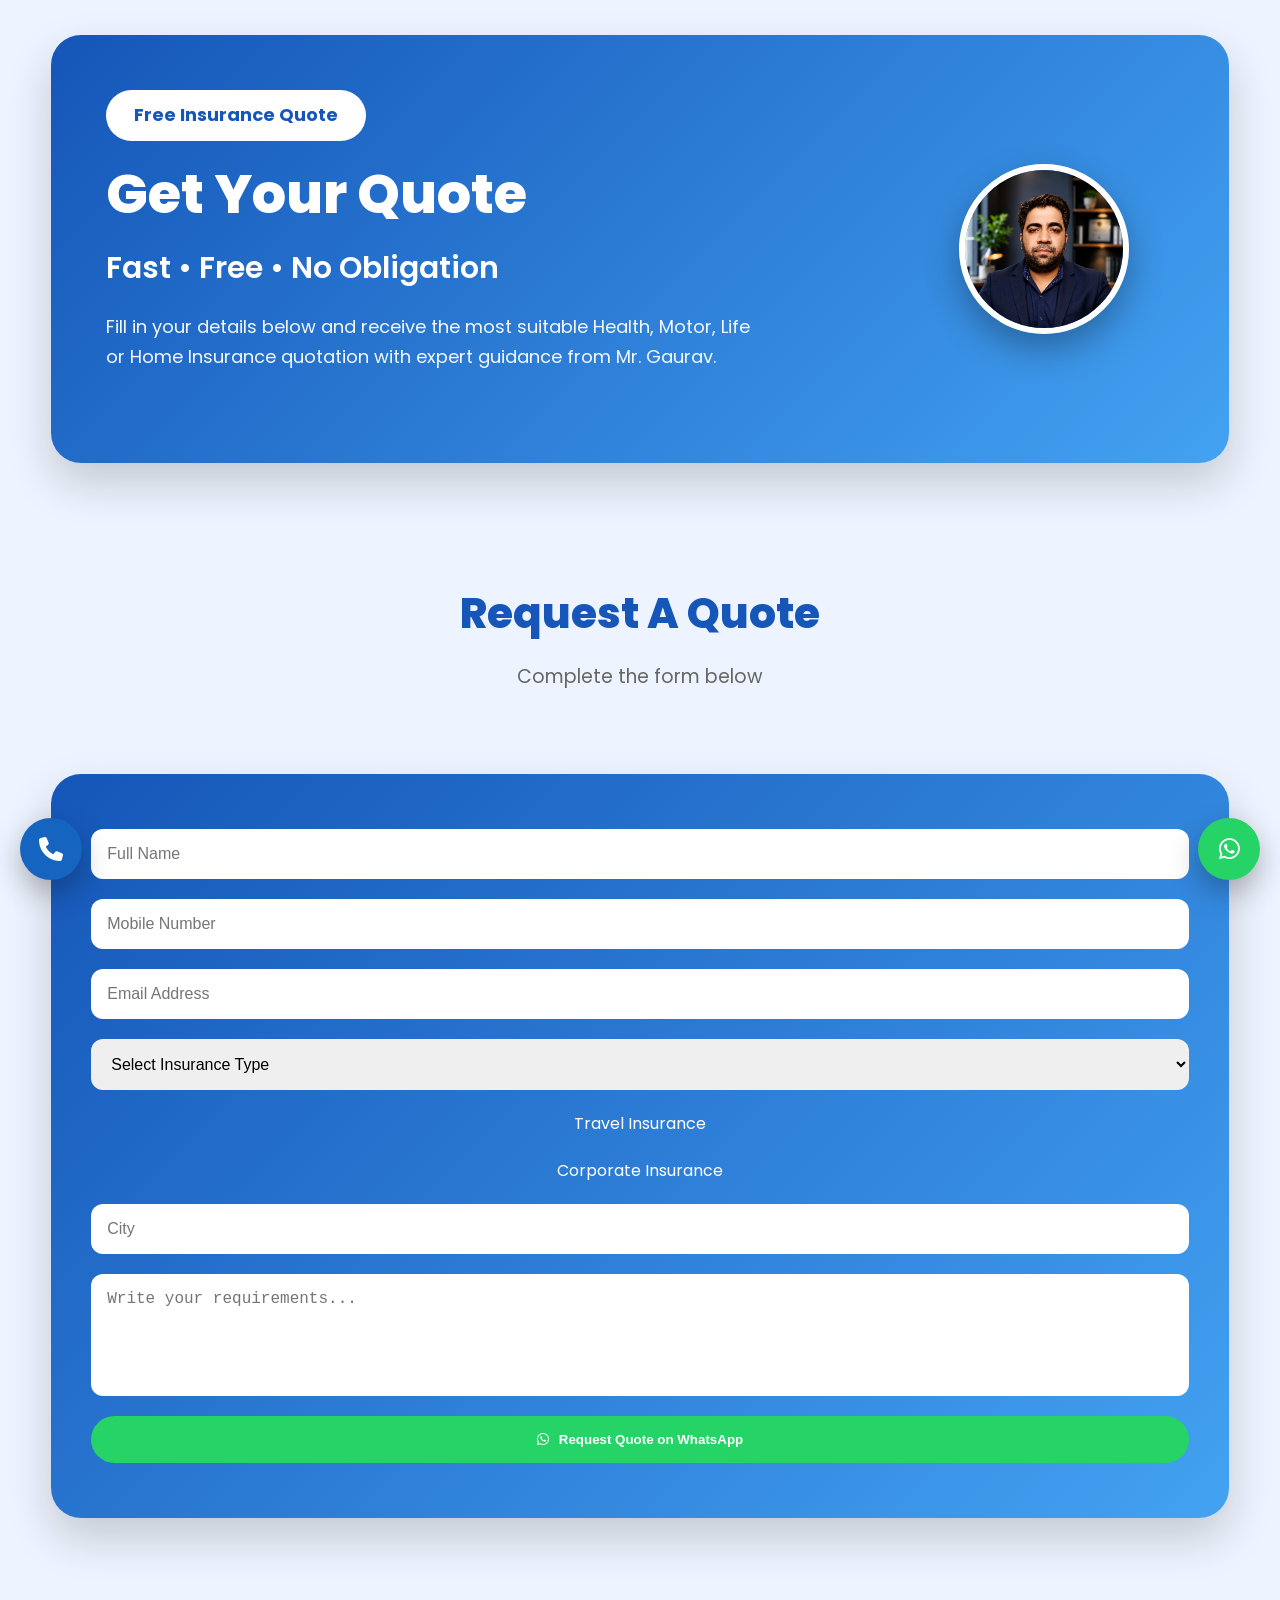
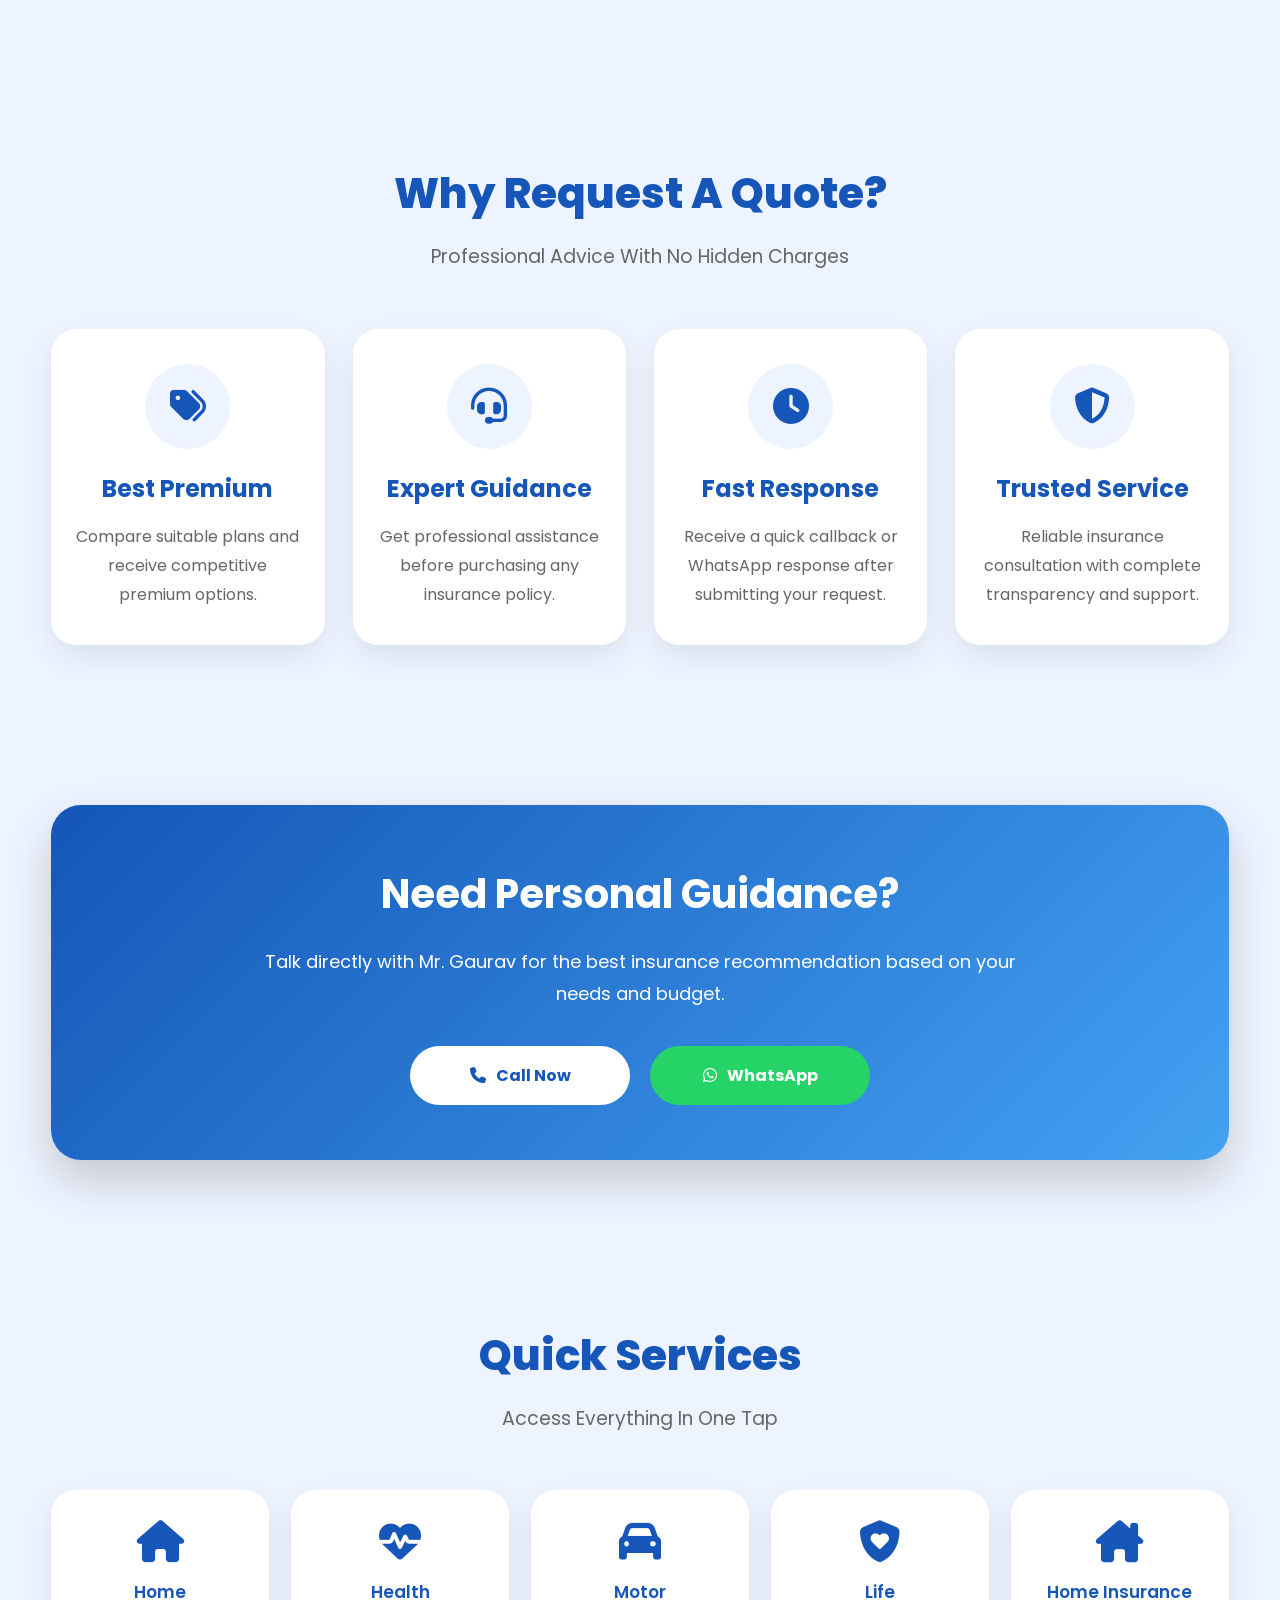
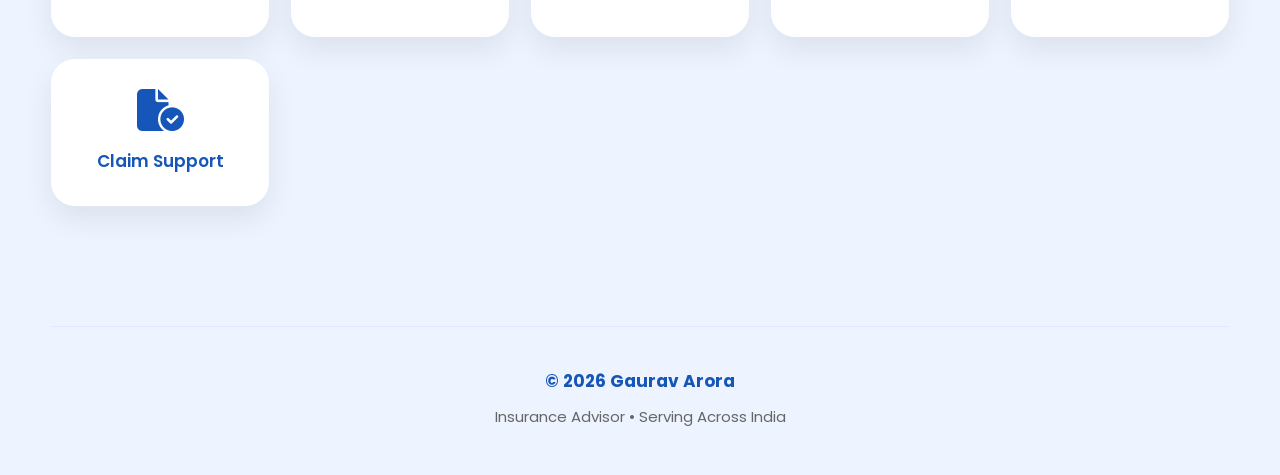
<file: quote.html>
<!DOCTYPE html>
<html lang="en">

<head>

<!-- Google Analytics -->
<script async src="https://www.googletagmanager.com/gtag/js?id=G-682DVTG2E2"></script>

<script>
window.dataLayer=window.dataLayer||[];
function gtag(){dataLayer.push(arguments);}
gtag('js',new Date());
gtag('config','G-682DVTG2E2');
</script>

<meta charset="UTF-8">

<meta name="viewport" content="width=device-width, initial-scale=1.0">

<title>Get Insurance Quote | Gaurav Arora</title>

<meta name="description" content="Request your Health, Motor, Life or Home Insurance Quote from Gaurav Arora.">

<meta name="theme-color" content="#1556B8">

<link rel="manifest" href="manifest.json">

<link rel="icon" href="assets/icon-192.png">

<link rel="apple-touch-icon" href="assets/icon-512.png">

<link rel="stylesheet" href="style.css">

<link href="https://fonts.googleapis.com/css2?family=Poppins:wght@300;400;500;600;700;800&display=swap" rel="stylesheet">

<link rel="stylesheet" href="https://cdnjs.cloudflare.com/ajax/libs/font-awesome/6.5.2/css/all.min.css">

</head>

<body>

<div class="container">

<section class="hero">

<div class="hero-left">

<span class="designation">

Free Insurance Quote

</span>

<h1>

Get Your Quote

</h1>

<p class="tagline">

Fast • Free • No Obligation

</p>

<p class="subtext">

Fill in your details below and receive the most suitable Health, Motor, Life or Home Insurance quotation with expert guidance from Mr. Gaurav.

</p>

</div>

<div class="hero-right">

<img src="assets/gaurav.png"

class="profile-img"

alt="Gaurav Arora">

</div>

</section>

<section class="section">

<h2 class="section-title">

Request A Quote

</h2>

<p class="section-subtitle">

Complete the form below

</p>

<div class="contact-card">

<form id="quoteForm">

<div style="display:grid;gap:20px;">

<input
type="text"
id="name"
placeholder="Full Name"
required
style="padding:16px;border:none;border-radius:12px;font-size:16px;">

<input
type="tel"
id="mobile"
placeholder="Mobile Number"
required
style="padding:16px;border:none;border-radius:12px;font-size:16px;">

<input
type="email"
id="email"
placeholder="Email Address"
style="padding:16px;border:none;border-radius:12px;font-size:16px;">

<select
id="insurance"
required
style="padding:16px;border:none;border-radius:12px;font-size:16px;">

<option value="">

Select Insurance Type

</option>

<option>

Health Insurance

</option>

<option>

Motor Insurance

</option>

<option>

Life Insurance

</option>

<option>

Home Insurance

</option>

</select>
<option>

Travel Insurance

</option>

<option>

Corporate Insurance

</option>

</select>

<input
type="text"
id="city"
placeholder="City"
style="padding:16px;border:none;border-radius:12px;font-size:16px;">

<textarea
id="message"
rows="5"
placeholder="Write your requirements..."
style="padding:16px;border:none;border-radius:12px;font-size:16px;resize:none;"></textarea>

<button
type="submit"
class="whatsapp-btn"
style="border:none;cursor:pointer;">

<i class="fa-brands fa-whatsapp"></i>

Request Quote on WhatsApp

</button>

</div>

</form>

</div>

</section>

<section class="section">

<h2 class="section-title">

Why Request A Quote?

</h2>

<p class="section-subtitle">

Professional Advice With No Hidden Charges

</p>

<div class="features-grid">

<div class="feature-card">

<div class="feature-icon">

<i class="fa-solid fa-tags"></i>

</div>

<h3>Best Premium</h3>

<p>

Compare suitable plans and receive competitive premium options.

</p>

</div>

<div class="feature-card">

<div class="feature-icon">

<i class="fa-solid fa-headset"></i>

</div>

<h3>Expert Guidance</h3>

<p>

Get professional assistance before purchasing any insurance policy.

</p>

</div>

<div class="feature-card">

<div class="feature-icon">

<i class="fa-solid fa-clock"></i>

</div>

<h3>Fast Response</h3>

<p>

Receive a quick callback or WhatsApp response after submitting your request.

</p>

</div>

<div class="feature-card">

<div class="feature-icon">

<i class="fa-solid fa-shield-halved"></i>

</div>

<h3>Trusted Service</h3>

<p>

Reliable insurance consultation with complete transparency and support.

</p>

</div>

</div>

</section>

<script>

document.getElementById("quoteForm").addEventListener("submit",function(e){

e.preventDefault();

const name=document.getElementById("name").value;

const mobile=document.getElementById("mobile").value;

const email=document.getElementById("email").value;

const insurance=document.getElementById("insurance").value;

const city=document.getElementById("city").value;

const message=document.getElementById("message").value;

const whatsappMessage=

`Hello Mr. Gaurav,

I would like an Insurance Quote.

Name : ${name}

Mobile : ${mobile}

Email : ${email}

Insurance : ${insurance}

City : ${city}

Requirement : ${message}`;

window.open(

"https://wa.me/918595050607?text="+encodeURIComponent(whatsappMessage),

"_blank"

);

});

</script>
<!-- =====================================
            CONTACT CTA
====================================== -->

<section class="contact-card">

<h2>

Need Personal Guidance?

</h2>

<p>

Talk directly with Mr. Gaurav for the best insurance recommendation based on your needs and budget.

</p>

<div class="contact-actions">

<a href="tel:+918595050607" class="call-btn">

<i class="fa-solid fa-phone"></i>

Call Now

</a>

<a href="https://wa.me/918595050607?text=Hello%20Mr.%20Gaurav,%20I%20have%20submitted%20my%20insurance%20quote%20request.%20Please%20guide%20me."

class="whatsapp-btn">

<i class="fa-brands fa-whatsapp"></i>

WhatsApp

</a>

</div>

</section>

<!-- =====================================
            QUICK SERVICES
====================================== -->

<section class="quick-services">

<h2 class="section-title">

Quick Services

</h2>

<p class="section-subtitle">

Access Everything In One Tap

</p>

<div class="quick-grid">

<a href="index.html" class="quick-card">

<i class="fa-solid fa-house"></i>

<span>Home</span>

</a>

<a href="health.html" class="quick-card">

<i class="fa-solid fa-heart-pulse"></i>

<span>Health</span>

</a>

<a href="motor.html" class="quick-card">

<i class="fa-solid fa-car"></i>

<span>Motor</span>

</a>

<a href="life.html" class="quick-card">

<i class="fa-solid fa-shield-heart"></i>

<span>Life</span>

</a>

<a href="home.html" class="quick-card">

<i class="fa-solid fa-house-chimney"></i>

<span>Home Insurance</span>

</a>

<a href="claim.html" class="quick-card">

<i class="fa-solid fa-file-circle-check"></i>

<span>Claim Support</span>

</a>

</div>

</section>

<footer>

<p>

© <span id="year"></span> Gaurav Arora

</p>

<p>

Insurance Advisor • Serving Across India

</p>

</footer>

</div>

<!-- Floating Buttons -->

<a href="tel:+918595050607"

class="floating-call"

aria-label="Call">

<i class="fa-solid fa-phone"></i>

</a>

<a href="https://wa.me/918595050607"

class="floating-whatsapp"

aria-label="WhatsApp">

<i class="fa-brands fa-whatsapp"></i>

</a>

<script src="script.js"></script>

</body>

  </html>
</file>
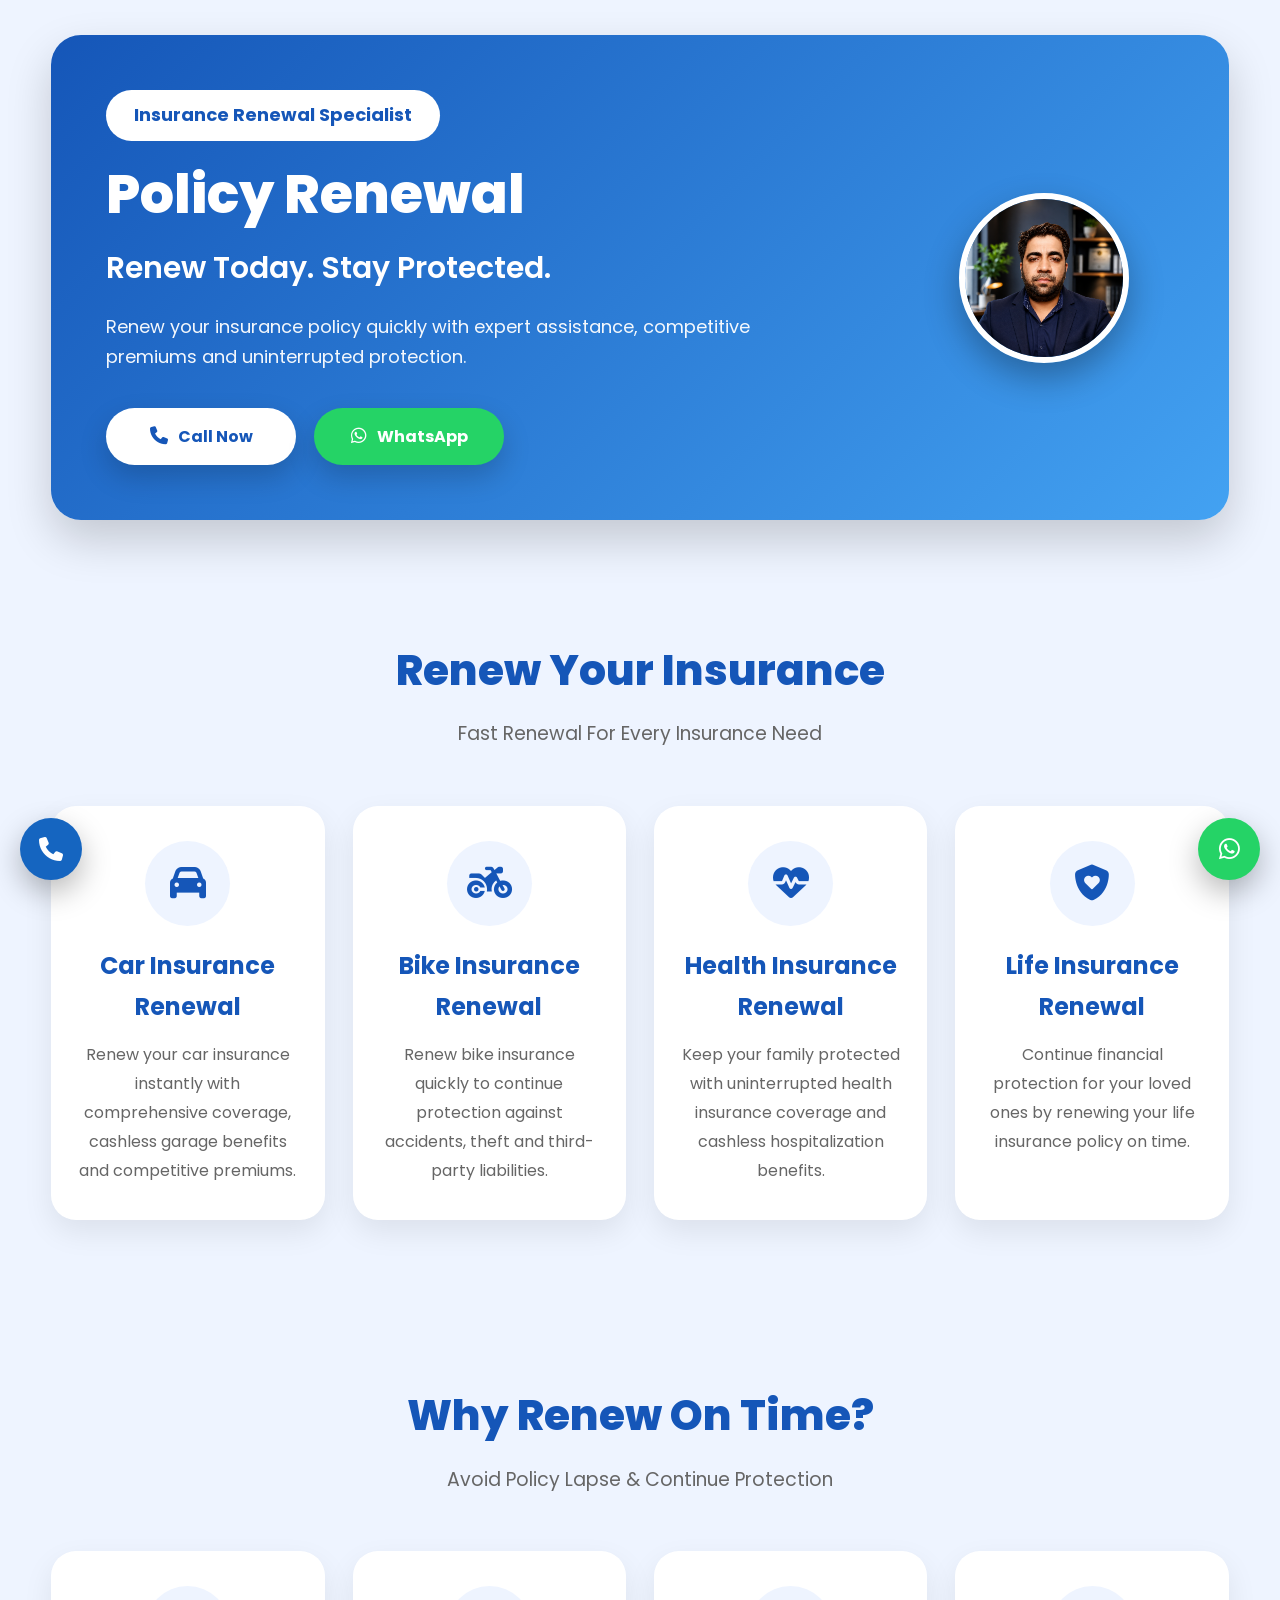
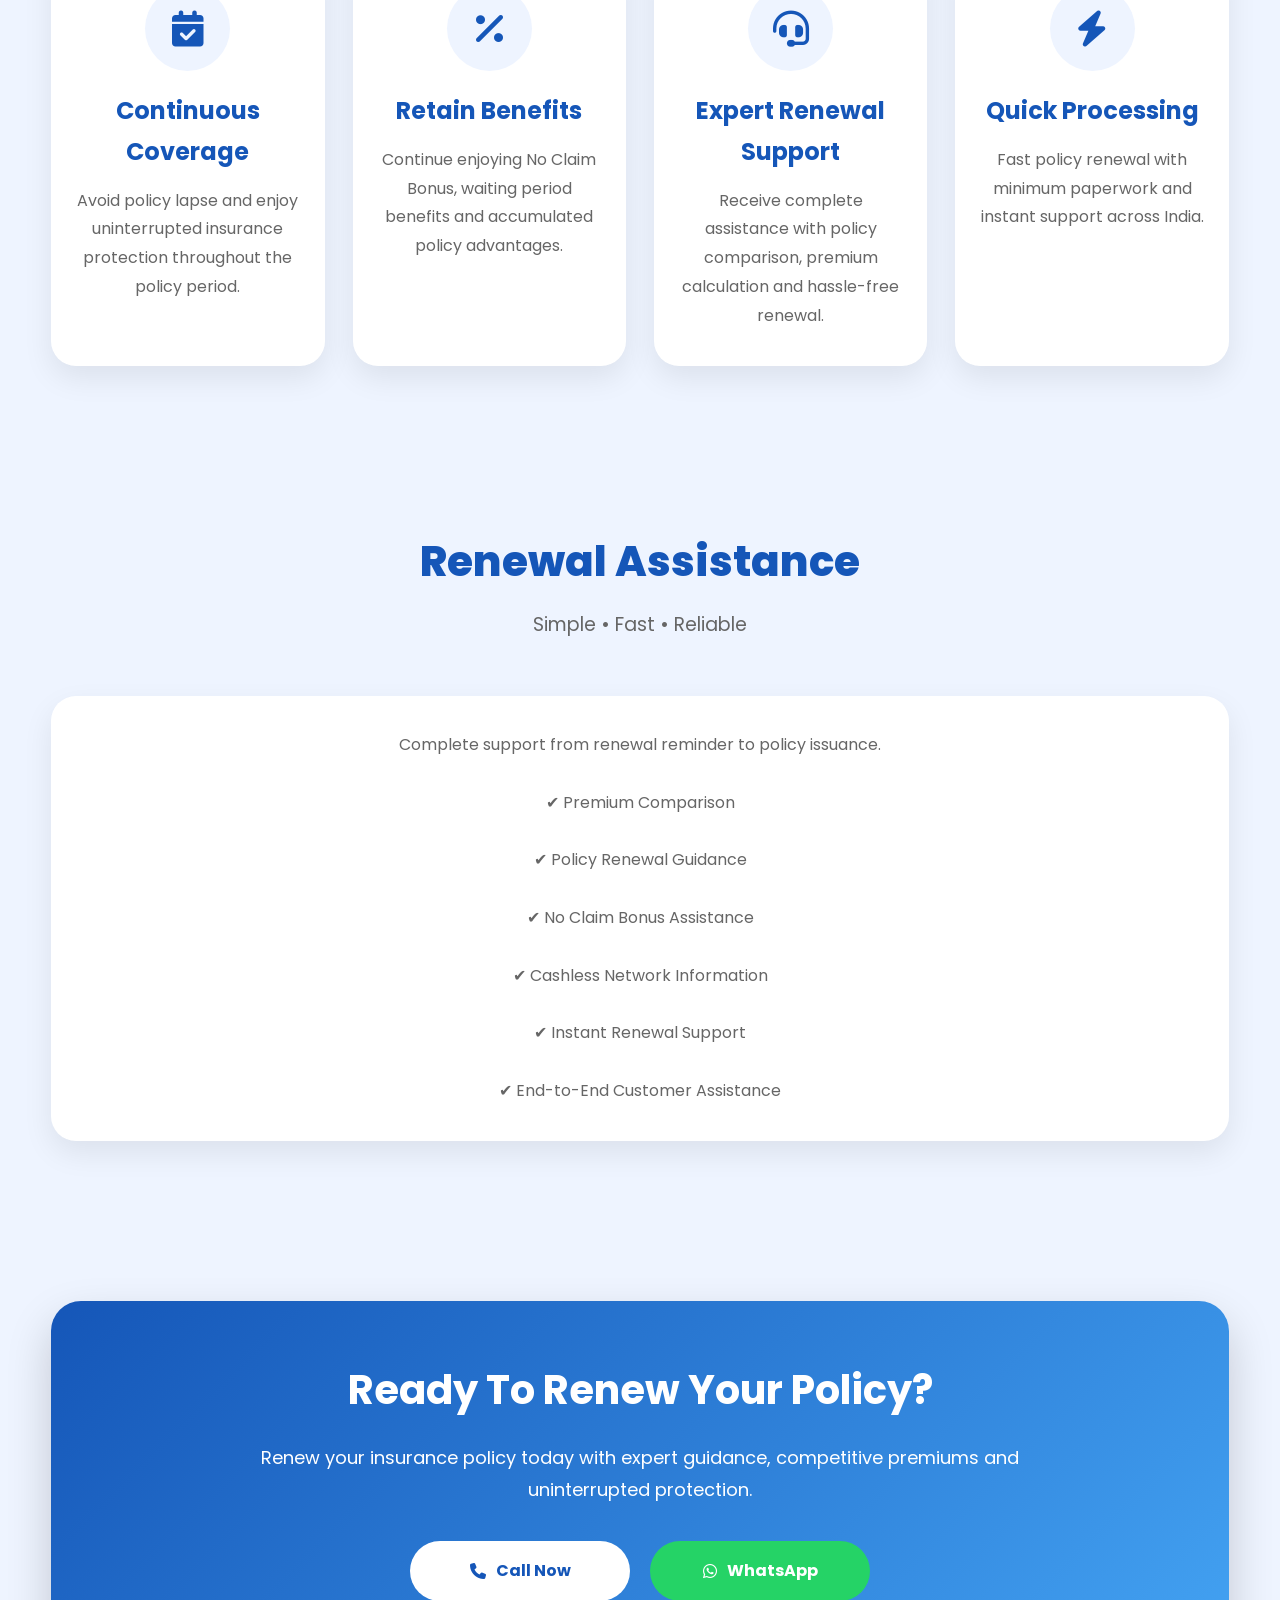
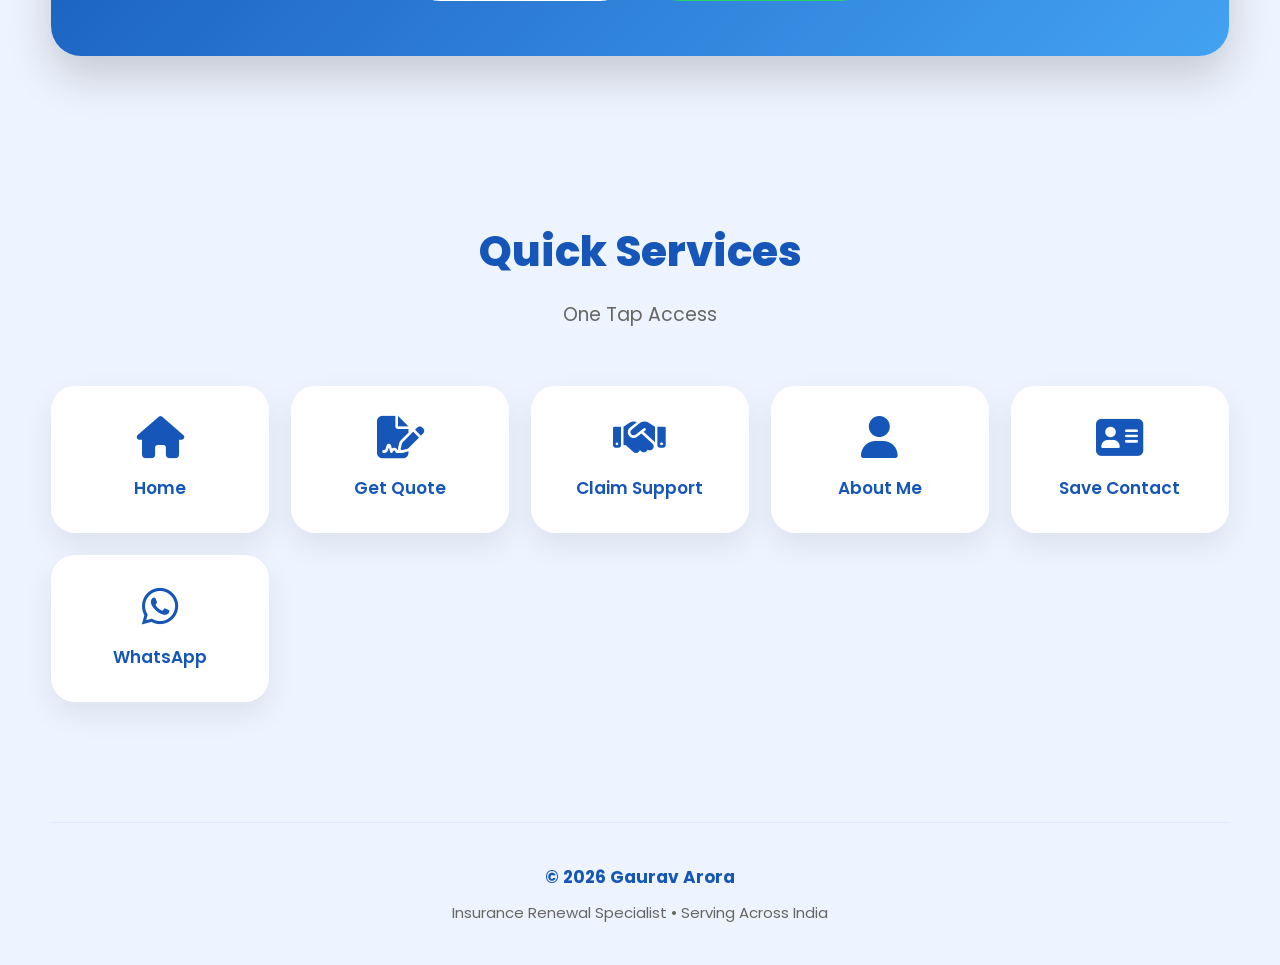
<file: renewal.html>
<!DOCTYPE html>
<html lang="en">

<head>

<!-- Google Analytics -->
<script async src="https://www.googletagmanager.com/gtag/js?id=G-682DVTG2E2"></script>

<script>
window.dataLayer = window.dataLayer || [];
function gtag(){dataLayer.push(arguments);}
gtag('js', new Date());
gtag('config','G-682DVTG2E2');
</script>

<meta charset="UTF-8">

<meta name="viewport" content="width=device-width, initial-scale=1.0">

<title>Policy Renewal | Gaurav Arora</title>

<meta name="description"
content="Renew Car, Bike, Health and Life Insurance with Gaurav Arora. Quick Renewal, Expert Guidance and Claim Support Across India.">

<meta name="theme-color" content="#1556B8">

<link rel="manifest" href="manifest.json">

<link rel="icon" href="assets/icon-192.png">

<link rel="apple-touch-icon" href="assets/icon-512.png">

<link rel="stylesheet" href="style.css">

<link href="https://fonts.googleapis.com/css2?family=Poppins:wght@300;400;500;600;700;800&display=swap"
rel="stylesheet">

<link rel="stylesheet"
href="https://cdnjs.cloudflare.com/ajax/libs/font-awesome/6.5.2/css/all.min.css">

</head>

<body>

<div class="container">

<section class="hero">

<div class="hero-left">

<span class="designation">

Insurance Renewal Specialist

</span>

<h1>

Policy Renewal

</h1>

<p class="tagline">

Renew Today. Stay Protected.

</p>

<p class="subtext">

Renew your insurance policy quickly with expert assistance, competitive premiums and uninterrupted protection.

</p>

<div class="hero-buttons">

<a href="tel:+918595050607" class="hero-btn">

<i class="fa-solid fa-phone"></i>

<span>Call Now</span>

</a>

<a href="https://wa.me/918595050607?text=Hello%20Mr.%20Gaurav,%0A%0AI%20would%20like%20to%20renew%20my%20insurance%20policy.%20Please%20guide%20me."
class="hero-btn whatsapp">

<i class="fa-brands fa-whatsapp"></i>

<span>WhatsApp</span>

</a>

</div>

</div>

<div class="hero-right">

<img src="assets/gaurav.png"
class="profile-img"
alt="Gaurav Arora">

</div>

</section>

<section class="section">

<h2 class="section-title">

Renew Your Insurance

</h2>

<p class="section-subtitle">

Fast Renewal For Every Insurance Need

</p>

<div class="features-grid">

<div class="feature-card">

<div class="feature-icon">

<i class="fa-solid fa-car"></i>

</div>

<h3>Car Insurance Renewal</h3>

<p>

Renew your car insurance instantly with comprehensive coverage, cashless garage benefits and competitive premiums.

</p>

</div>

<div class="feature-card">

<div class="feature-icon">

<i class="fa-solid fa-motorcycle"></i>

</div>

<h3>Bike Insurance Renewal</h3>

<p>

Renew bike insurance quickly to continue protection against accidents, theft and third-party liabilities.

</p>

</div>

<div class="feature-card">

<div class="feature-icon">

<i class="fa-solid fa-heart-pulse"></i>

</div>

<h3>Health Insurance Renewal</h3>

<p>

Keep your family protected with uninterrupted health insurance coverage and cashless hospitalization benefits.

</p>

</div>

<div class="feature-card">

<div class="feature-icon">

<i class="fa-solid fa-shield-heart"></i>

</div>

<h3>Life Insurance Renewal</h3>

<p>

Continue financial protection for your loved ones by renewing your life insurance policy on time.

</p>

</div>

</div>

</section>

<section class="section">

<h2 class="section-title">

Why Renew On Time?

</h2>

<p class="section-subtitle">

Avoid Policy Lapse & Continue Protection

</p>

<div class="features-grid">

<div class="feature-card">

<div class="feature-icon">

<i class="fa-solid fa-calendar-check"></i>

</div>

<h3>Continuous Coverage</h3>

<p>

Avoid policy lapse and enjoy uninterrupted insurance protection throughout the policy period.

</p>

</div>

<div class="feature-card">

<div class="feature-icon">

<i class="fa-solid fa-percent"></i>

</div>

<h3>Retain Benefits</h3>

<p>

Continue enjoying No Claim Bonus, waiting period benefits and accumulated policy advantages.

</p>

  </div>
  <div class="feature-card">

<div class="feature-icon">

<i class="fa-solid fa-headset"></i>

</div>

<h3>Expert Renewal Support</h3>

<p>

Receive complete assistance with policy comparison, premium calculation and hassle-free renewal.

</p>

</div>

<div class="feature-card">

<div class="feature-icon">

<i class="fa-solid fa-bolt"></i>

</div>

<h3>Quick Processing</h3>

<p>

Fast policy renewal with minimum paperwork and instant support across India.

</p>

</div>

</div>

</section>

<!-- =====================================
        RENEWAL ASSISTANCE
====================================== -->

<section class="section">

<h2 class="section-title">

Renewal Assistance

</h2>

<p class="section-subtitle">

Simple • Fast • Reliable

</p>

<div class="feature-card">

<p>

Complete support from renewal reminder to policy issuance.

<br><br>

✔ Premium Comparison

<br><br>

✔ Policy Renewal Guidance

<br><br>

✔ No Claim Bonus Assistance

<br><br>

✔ Cashless Network Information

<br><br>

✔ Instant Renewal Support

<br><br>

✔ End-to-End Customer Assistance

</p>

</div>

</section>

<!-- =====================================
        CONTACT CTA
====================================== -->

<section class="contact-card">

<h2>

Ready To Renew Your Policy?

</h2>

<p>

Renew your insurance policy today with expert guidance, competitive premiums and uninterrupted protection.

</p>

<div class="contact-actions">

<a href="tel:+918595050607" class="call-btn">

<i class="fa-solid fa-phone"></i>

Call Now

</a>

<a href="https://wa.me/918595050607?text=Hello%20Mr.%20Gaurav,%0A%0AI%20would%20like%20to%20renew%20my%20insurance%20policy.%20Please%20guide%20me."
class="whatsapp-btn">

<i class="fa-brands fa-whatsapp"></i>

WhatsApp

</a>

</div>

</section>

<!-- =====================================
        QUICK SERVICES
====================================== -->

<section class="quick-services">

<h2 class="section-title">

Quick Services

</h2>

<p class="section-subtitle">

One Tap Access

</p>

<div class="quick-grid">

<a href="index.html" class="quick-card">

<i class="fa-solid fa-house"></i>

<span>Home</span>

</a>

<a href="quote.html" class="quick-card">

<i class="fa-solid fa-file-signature"></i>

<span>Get Quote</span>

</a>

<a href="claim.html" class="quick-card">

<i class="fa-solid fa-handshake"></i>

<span>Claim Support</span>

</a>

<a href="about.html" class="quick-card">

<i class="fa-solid fa-user"></i>

<span>About Me</span>

</a>

<a href="contact.vcf" download class="quick-card">

<i class="fa-solid fa-address-card"></i>

<span>Save Contact</span>

</a>

<a href="https://wa.me/918595050607?text=Hello%20Mr.%20Gaurav,%20I%20need%20help%20renewing%20my%20insurance%20policy."
class="quick-card">

<i class="fa-brands fa-whatsapp"></i>

<span>WhatsApp</span>

</a>

</div>

</section>

<!-- =====================================
            FOOTER
====================================== -->

<footer>

<p>

© <span id="year"></span> Gaurav Arora

</p>

<p>

Insurance Renewal Specialist • Serving Across India

</p>

</footer>

</div>

<!-- =====================================
      FLOATING BUTTONS
====================================== -->

<a href="tel:+918595050607"
class="floating-call"
aria-label="Call">

<i class="fa-solid fa-phone"></i>

</a>

<a href="https://wa.me/918595050607?text=Hello%20Mr.%20Gaurav,%20I%20would%20like%20to%20renew%20my%20insurance%20policy."
class="floating-whatsapp"
aria-label="WhatsApp">

<i class="fa-brands fa-whatsapp"></i>

</a>

<script src="script.js"></script>

</body>

  </html>
</file>
<file: style.css>
/* ==========================================
   GA Secure Digital Visiting Card
   style.css
   Part 1
========================================== */

/* ===========================
   RESET
=========================== */

*{
    margin:0;
    padding:0;
    box-sizing:border-box;
}

html{
    scroll-behavior:smooth;
}

body{
    font-family:'Poppins',sans-serif;
    background:#EEF4FF;
    color:#222;
    line-height:1.7;
    overflow-x:hidden;
}

img{
    display:block;
    max-width:100%;
}

a{
    text-decoration:none;
    color:inherit;
}

.container{
    width:min(92%,1200px);
    margin:auto;
}

/* ===========================
   HERO
=========================== */

.hero{

    margin:35px auto;

    padding:55px;

    border-radius:30px;

    background:linear-gradient(135deg,#1556B8,#43A2F2);

    color:#fff;

    display:flex;

    justify-content:space-between;

    align-items:center;

    gap:50px;

    box-shadow:0 20px 45px rgba(0,0,0,.18);

}

.hero-left{

    flex:1;

}

.hero-right{

    width:260px;

    text-align:center;

}

.profile-img{

    width:170px;

    height:170px;

    margin:auto;

    border-radius:50%;

    border:6px solid #fff;

    object-fit:cover;

    box-shadow:0 15px 35px rgba(0,0,0,.30);

}

.qr-img{

    width:170px;

    margin:25px auto 10px;

    border-radius:18px;

    background:#fff;

    padding:10px;

    box-shadow:0 10px 25px rgba(0,0,0,.25);

}

.hero-right small{

    display:block;

    font-size:15px;

    opacity:.95;

}

/* ===========================
   HERO TEXT
=========================== */

.designation{

    display:inline-block;

    padding:10px 28px;

    border-radius:40px;

    background:#fff;

    color:#1556B8;

    font-weight:700;

    font-size:18px;

    margin-bottom:22px;

}

.hero h1{

    font-size:54px;

    font-weight:800;

    line-height:1.15;

    margin-bottom:18px;

}

.tagline{

    font-size:30px;

    font-weight:600;

    margin-bottom:18px;

}

.subtext{

    font-size:18px;

    opacity:.95;

    max-width:650px;

    margin-bottom:35px;

}

/* ===========================
   HERO BUTTONS
=========================== */

.hero-buttons{

    display:flex;

    flex-wrap:wrap;

    gap:18px;

}

.hero-btn{

    display:flex;

    align-items:center;

    justify-content:center;

    gap:10px;

    padding:15px 26px;

    border-radius:50px;

    background:#fff;

    color:#1556B8;

    font-weight:700;

    font-size:16px;

    min-width:190px;

    transition:.30s;

    box-shadow:0 12px 28px rgba(0,0,0,.18);

}

.hero-btn i{

    font-size:18px;

}

.hero-btn:hover{

    transform:translateY(-5px);

    box-shadow:0 18px 35px rgba(0,0,0,.22);

}

.hero-btn.whatsapp{

    background:#25D366;

    color:#fff;

}

/* ===========================
   COMMON SECTION
=========================== */

.section{

    padding:80px 0;

}

.section-title{

    text-align:center;

    color:#1556B8;

    font-size:42px;

    font-weight:800;

    margin-bottom:12px;

}

.section-subtitle{

    text-align:center;

    color:#666;

    font-size:19px;

    max-width:700px;

    margin:0 auto 55px;

  }
/* ==========================================
   SERVICES SECTION
========================================== */

.insurance-grid{

    display:grid;

    grid-template-columns:repeat(auto-fit,minmax(280px,1fr));

    gap:30px;

}

.insurance-card{

    background:#fff;

    border-radius:26px;

    padding:35px 28px;

    text-align:center;

    box-shadow:0 15px 35px rgba(0,0,0,.08);

    transition:.35s;

    position:relative;

    overflow:hidden;

}

.insurance-card::before{

    content:"";

    position:absolute;

    top:0;

    left:0;

    width:100%;

    height:6px;

    background:linear-gradient(90deg,#1556B8,#43A2F2);

}

.insurance-card:hover{

    transform:translateY(-10px);

    box-shadow:0 22px 45px rgba(0,0,0,.14);

}

.insurance-card .icon{

    width:90px;

    height:90px;

    margin:auto auto 22px;

    border-radius:50%;

    background:#EEF4FF;

    display:flex;

    justify-content:center;

    align-items:center;

}

.insurance-card .icon i{

    font-size:42px;

    color:#1556B8;

}

.insurance-card h3{

    color:#1556B8;

    font-size:28px;

    margin-bottom:15px;

    font-weight:700;

}

.insurance-card p{

    color:#666;

    font-size:16px;

    margin-bottom:28px;

    line-height:1.8;

}

/* ==========================================
   BUTTON
========================================== */

.explore-btn{

    display:inline-flex;

    align-items:center;

    justify-content:center;

    padding:14px 32px;

    border-radius:40px;

    background:#1556B8;

    color:#fff;

    font-weight:600;

    transition:.30s;

}

.explore-btn:hover{

    background:#0E4696;

    transform:translateY(-3px);

}

/* ==========================================
   WHY CHOOSE ME
========================================== */

.features-grid{

    display:grid;

    grid-template-columns:repeat(auto-fit,minmax(250px,1fr));

    gap:28px;

}

.feature-card{

    background:#fff;

    border-radius:25px;

    padding:35px 25px;

    text-align:center;

    box-shadow:0 12px 30px rgba(0,0,0,.08);

    transition:.30s;

}

.feature-card:hover{

    transform:translateY(-8px);

    box-shadow:0 18px 40px rgba(0,0,0,.13);

}

.feature-icon{

    width:85px;

    height:85px;

    margin:auto auto 20px;

    border-radius:50%;

    background:#EEF4FF;

    display:flex;

    justify-content:center;

    align-items:center;

}

.feature-icon i{

    font-size:36px;

    color:#1556B8;

}

.feature-card h3{

    color:#1556B8;

    font-size:24px;

    margin-bottom:14px;

    font-weight:700;

}

.feature-card p{

    color:#666;

    font-size:16px;

    line-height:1.8;

}

/* ==========================================
   QUICK SERVICES
========================================== */

.quick-services{

    padding:80px 0;

}

.quick-grid{

    display:grid;

    grid-template-columns:repeat(auto-fit,minmax(180px,1fr));

    gap:22px;

}

.quick-card{

    background:#fff;

    border-radius:24px;

    padding:30px 20px;

    text-align:center;

    box-shadow:0 12px 30px rgba(0,0,0,.08);

    transition:.35s;

}

.quick-card:hover{

    transform:translateY(-8px);

    box-shadow:0 18px 40px rgba(0,0,0,.14);

}

.quick-card i{

    font-size:42px;

    color:#1556B8;

    margin-bottom:16px;

}

.quick-card span{

    display:block;

    color:#1556B8;

    font-size:17px;

    font-weight:600;

  }
/* ==========================================
   ABOUT SECTION
========================================== */

#about .feature-card{

    max-width:900px;

    margin:auto;

    padding:50px 40px;

}

#about .feature-card p{

    font-size:18px;

    line-height:1.9;

    color:#555;

}

/* ==========================================
   CONTACT CTA
========================================== */

.contact-card{

    margin:80px auto;

    padding:55px 40px;

    border-radius:30px;

    background:linear-gradient(135deg,#1556B8,#43A2F2);

    color:#fff;

    text-align:center;

    box-shadow:0 20px 45px rgba(0,0,0,.18);

}

.contact-card h2{

    font-size:40px;

    font-weight:700;

    margin-bottom:18px;

}

.contact-card p{

    max-width:760px;

    margin:0 auto 35px;

    font-size:18px;

    line-height:1.8;

}

.contact-actions{

    display:flex;

    justify-content:center;

    gap:20px;

    flex-wrap:wrap;

}

.call-btn,
.whatsapp-btn{

    display:flex;

    align-items:center;

    justify-content:center;

    gap:10px;

    min-width:220px;

    padding:16px 30px;

    border-radius:50px;

    background:#fff;

    color:#1556B8;

    font-weight:700;

    transition:.30s;

}

.whatsapp-btn{

    background:#25D366;

    color:#fff;

}

.call-btn:hover,
.whatsapp-btn:hover{

    transform:translateY(-5px);

    box-shadow:0 18px 35px rgba(0,0,0,.20);

}

/* ==========================================
   FOOTER
========================================== */

footer{

    padding:40px 20px;

    text-align:center;

    color:#666;

    font-size:15px;

    border-top:1px solid #dfe8ff;

    margin-top:40px;

}

footer p:first-child{

    color:#1556B8;

    font-size:17px;

    font-weight:700;

    margin-bottom:8px;

}

/* ==========================================
   FLOATING BUTTONS
========================================== */

.floating-call,
.floating-whatsapp{

    position:fixed;

    width:62px;

    height:62px;

    border-radius:50%;

    display:flex;

    align-items:center;

    justify-content:center;

    color:#fff;

    font-size:24px;

    box-shadow:0 12px 30px rgba(0,0,0,.28);

    z-index:9999;

    transition:.30s;

}

.floating-call{

    left:20px;

    bottom:20px;

    background:#1565C0;

}

.floating-whatsapp{

    right:20px;

    bottom:20px;

    background:#25D366;

}

.floating-call:hover,
.floating-whatsapp:hover{

    transform:scale(1.12);

}

/* ==========================================
   ANIMATIONS
========================================== */

.hero,
.insurance-card,
.feature-card,
.quick-card,
.contact-card{

    animation:fadeUp .8s ease both;

}

@keyframes fadeUp{

    from{

        opacity:0;

        transform:translateY(35px);

    }

    to{

        opacity:1;

        transform:translateY(0);

    }

      }
/* ==========================================
   RESPONSIVE DESIGN
========================================== */

@media (max-width:992px){

.hero{

    flex-direction:column;

    text-align:center;

    padding:45px 30px;

}

.hero-left,
.hero-right{

    width:100%;

}

.hero h1{

    font-size:42px;

}

.tagline{

    font-size:24px;

}

.subtext{

    font-size:17px;

    margin-left:auto;

    margin-right:auto;

}

.hero-buttons{

    justify-content:center;

}

.hero-btn{

    min-width:220px;

}

.section-title{

    font-size:36px;

}

.contact-card h2{

    font-size:34px;

}

}

/* ==========================================
   MOBILE
========================================== */

@media (max-width:768px){

.container{

    width:94%;

}

.hero{

    margin:20px auto;

    padding:35px 22px;

    border-radius:24px;

}

.profile-img{

    width:140px;

    height:140px;

}

.qr-img{

    width:150px;

}

.hero h1{

    font-size:34px;

}

.designation{

    font-size:15px;

    padding:8px 22px;

}

.tagline{

    font-size:21px;

}

.subtext{

    font-size:15px;

}

.hero-buttons{

    flex-direction:column;

}

.hero-btn{

    width:100%;

}

.section{

    padding:60px 0;

}

.section-title{

    font-size:30px;

}

.section-subtitle{

    font-size:16px;

    margin-bottom:35px;

}

.insurance-grid,
.features-grid,
.quick-grid{

    grid-template-columns:1fr;

}

.insurance-card,
.feature-card,
.quick-card{

    padding:30px 22px;

}

.contact-card{

    padding:35px 22px;

}

.contact-card h2{

    font-size:28px;

}

.contact-card p{

    font-size:16px;

}

.contact-actions{

    flex-direction:column;

}

.call-btn,
.whatsapp-btn{

    width:100%;

}

.floating-call,
.floating-whatsapp{

    width:56px;

    height:56px;

    font-size:22px;

}

}

/* ==========================================
   EXTRA SMALL DEVICES
========================================== */

@media (max-width:480px){

.hero{

    padding:28px 18px;

}

.hero h1{

    font-size:30px;

}

.profile-img{

    width:120px;

    height:120px;

}

.qr-img{

    width:130px;

}

.designation{

    font-size:14px;

}

.tagline{

    font-size:19px;

}

.subtext{

    font-size:14px;

}

.section-title{

    font-size:26px;

}

.section-subtitle{

    font-size:15px;

}

.insurance-card h3{

    font-size:24px;

}

.feature-card h3{

    font-size:22px;

}

.contact-card h2{

    font-size:24px;

}

.contact-card p{

    font-size:15px;

}

footer{

    font-size:14px;

    padding-bottom:90px;

}

}

/* ==========================================
   SELECTION
========================================== */

::selection{

    background:#1556B8;

    color:#fff;

}

/* ==========================================
   SCROLLBAR
========================================== */

::-webkit-scrollbar{

    width:10px;

}

::-webkit-scrollbar-track{

    background:#EEF4FF;

}

::-webkit-scrollbar-thumb{

    background:#1556B8;

    border-radius:20px;

}

::-webkit-scrollbar-thumb:hover{

    background:#0E4696;

  }
</file>
